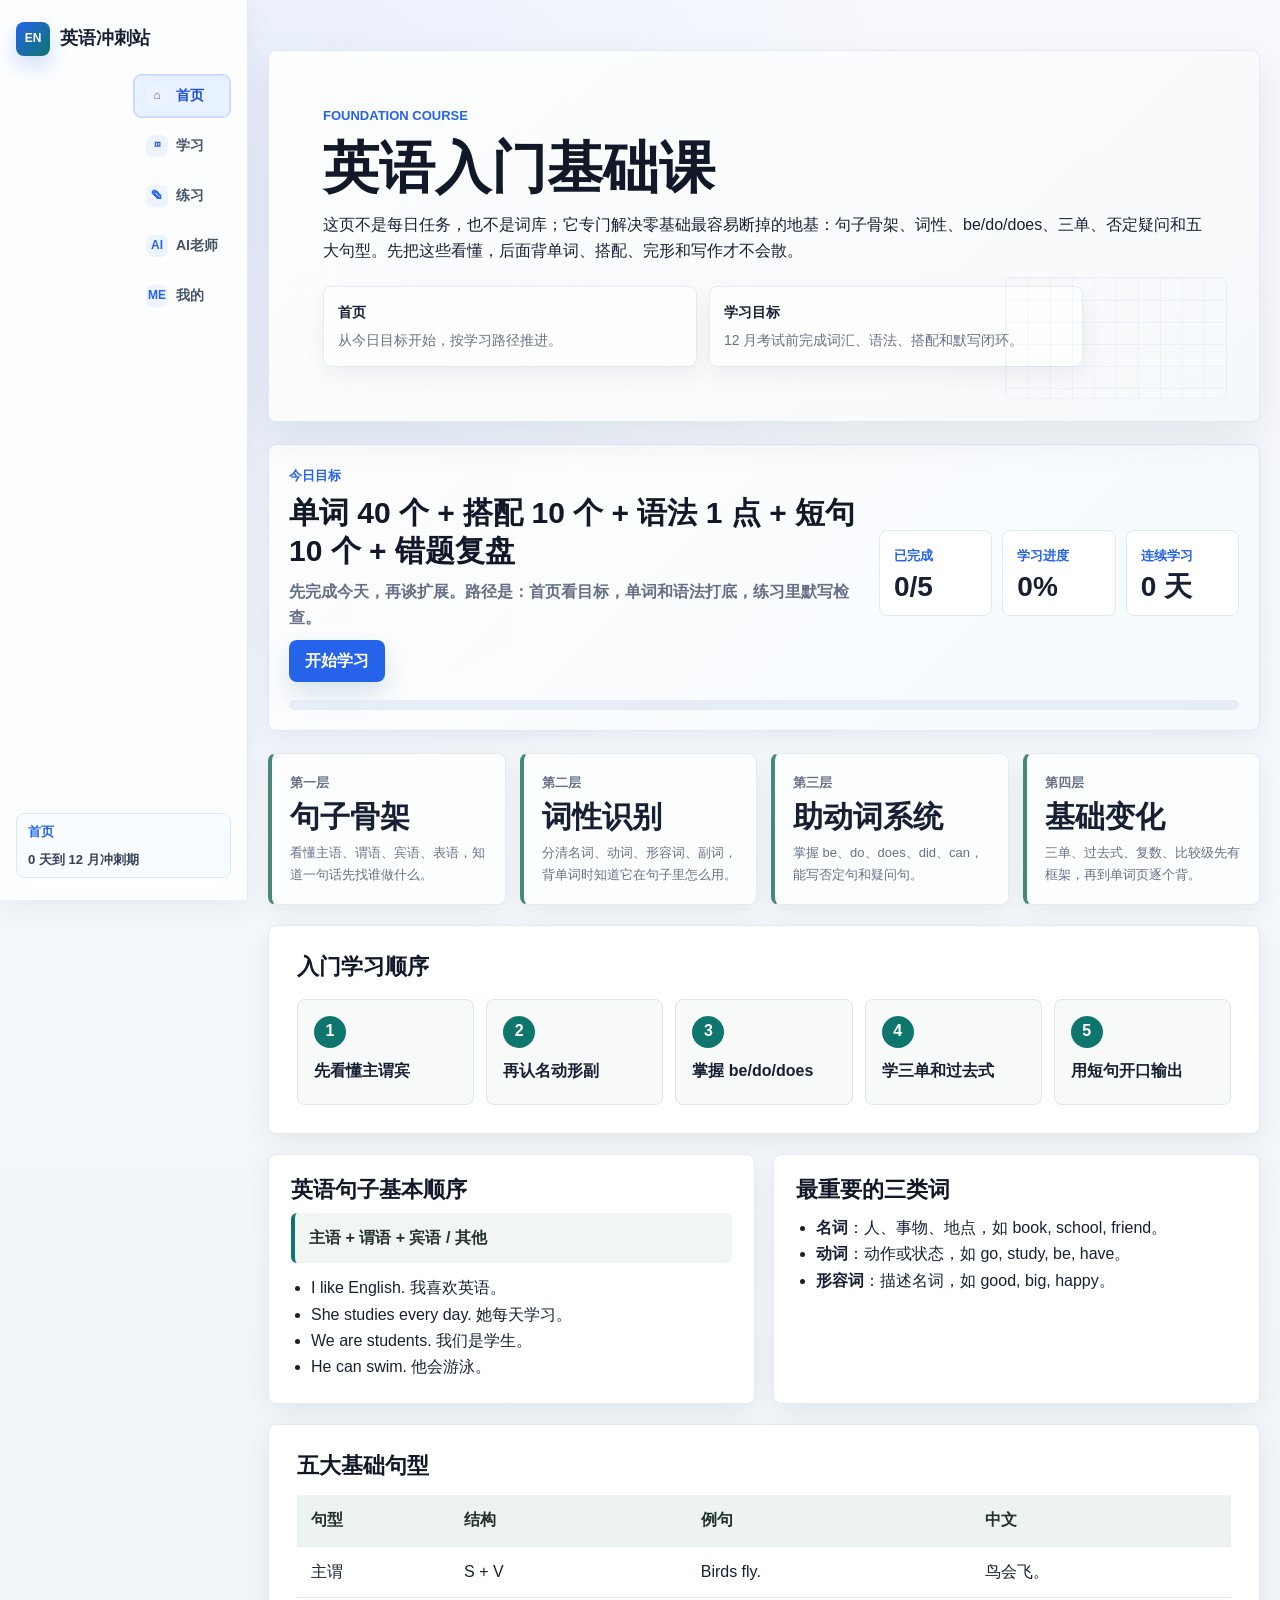
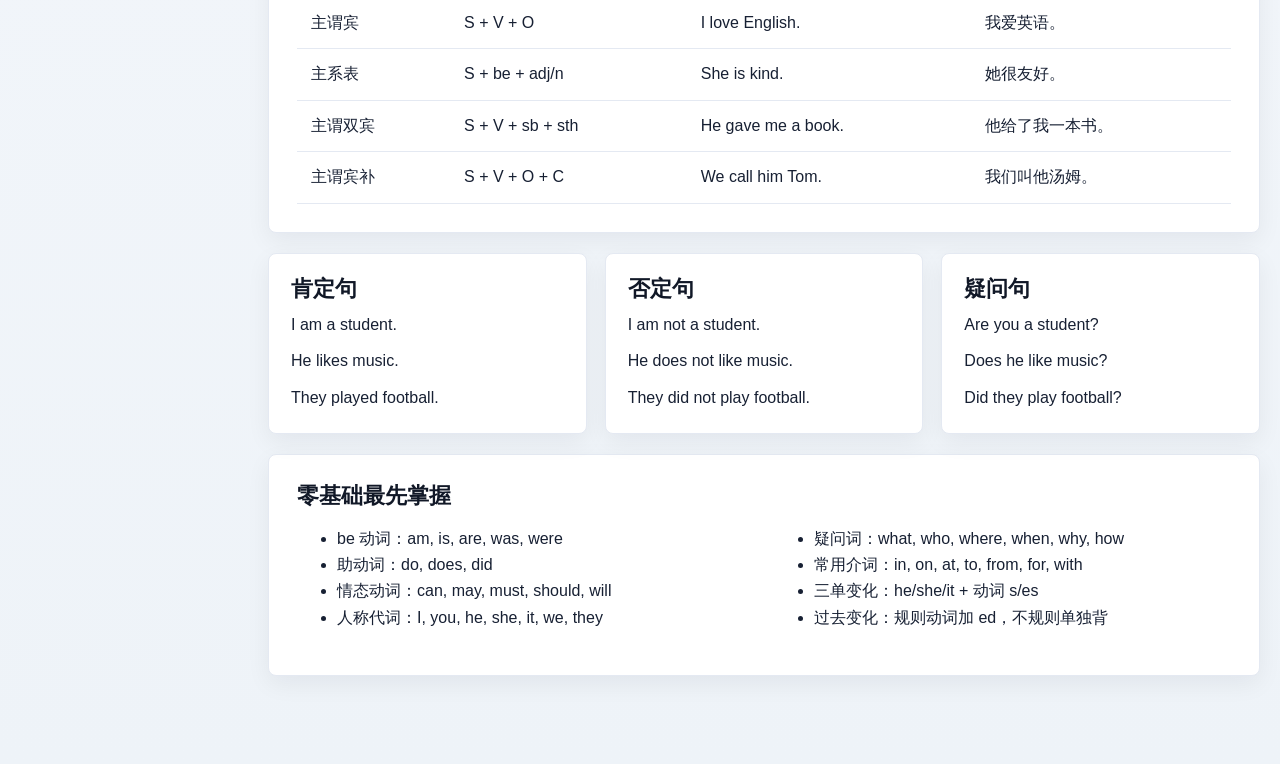
<file: index.html>
<!doctype html>
<html lang="zh-CN">
  <head>
    <meta charset="utf-8">
    <meta name="viewport" content="width=device-width, initial-scale=1">
    <title>英语基础学习站 | 入门基础</title>
    <link rel="stylesheet" href="styles.css?v=20260703-03">
  </head>
  <body>
    <header class="topbar">
      <a class="brand" href="index.html">英语冲刺站</a>
      <nav class="nav" aria-label="主导航">
        <a href="index.html">首页</a>
        <a href="study.html">学习</a>
        <a href="exercises.html">练习</a>
        <a href="ai.html">AI老师</a>
        <a href="my.html">我的</a>
      </nav>
    </header>

    <main class="layout">
      <section class="page-head">
        <p class="eyebrow">Foundation Course</p>
        <h1>英语入门基础课</h1>
        <p>这页不是每日任务，也不是词库；它专门解决零基础最容易断掉的地基：句子骨架、词性、be/do/does、三单、否定疑问和五大句型。先把这些看懂，后面背单词、搭配、完形和写作才不会散。</p>
      </section>

      <section class="dashboard-grid foundation-overview" aria-label="入门基础用途">
        <article class="metric-card">
          <span>第一层</span>
          <strong>句子骨架</strong>
          <em>看懂主语、谓语、宾语、表语，知道一句话先找谁做什么。</em>
        </article>
        <article class="metric-card">
          <span>第二层</span>
          <strong>词性识别</strong>
          <em>分清名词、动词、形容词、副词，背单词时知道它在句子里怎么用。</em>
        </article>
        <article class="metric-card">
          <span>第三层</span>
          <strong>助动词系统</strong>
          <em>掌握 be、do、does、did、can，能写否定句和疑问句。</em>
        </article>
        <article class="metric-card">
          <span>第四层</span>
          <strong>基础变化</strong>
          <em>三单、过去式、复数、比较级先有框架，再到单词页逐个背。</em>
        </article>
      </section>

      <section class="band">
        <h2>入门学习顺序</h2>
        <div class="steps">
          <div><strong>1</strong><span>先看懂主谓宾</span></div>
          <div><strong>2</strong><span>再认名动形副</span></div>
          <div><strong>3</strong><span>掌握 be/do/does</span></div>
          <div><strong>4</strong><span>学三单和过去式</span></div>
          <div><strong>5</strong><span>用短句开口输出</span></div>
        </div>
      </section>

      <section class="grid two">
        <article class="card">
          <h2>英语句子基本顺序</h2>
          <p class="formula">主语 + 谓语 + 宾语 / 其他</p>
          <ul>
            <li>I like English. 我喜欢英语。</li>
            <li>She studies every day. 她每天学习。</li>
            <li>We are students. 我们是学生。</li>
            <li>He can swim. 他会游泳。</li>
          </ul>
        </article>
        <article class="card">
          <h2>最重要的三类词</h2>
          <ul>
            <li><strong>名词</strong>：人、事物、地点，如 book, school, friend。</li>
            <li><strong>动词</strong>：动作或状态，如 go, study, be, have。</li>
            <li><strong>形容词</strong>：描述名词，如 good, big, happy。</li>
          </ul>
        </article>
      </section>

      <section class="band">
        <h2>五大基础句型</h2>
        <div class="table-wrap">
          <table>
            <thead>
              <tr><th>句型</th><th>结构</th><th>例句</th><th>中文</th></tr>
            </thead>
            <tbody>
              <tr><td>主谓</td><td>S + V</td><td>Birds fly.</td><td>鸟会飞。</td></tr>
              <tr><td>主谓宾</td><td>S + V + O</td><td>I love English.</td><td>我爱英语。</td></tr>
              <tr><td>主系表</td><td>S + be + adj/n</td><td>She is kind.</td><td>她很友好。</td></tr>
              <tr><td>主谓双宾</td><td>S + V + sb + sth</td><td>He gave me a book.</td><td>他给了我一本书。</td></tr>
              <tr><td>主谓宾补</td><td>S + V + O + C</td><td>We call him Tom.</td><td>我们叫他汤姆。</td></tr>
            </tbody>
          </table>
        </div>
      </section>

      <section class="grid three">
        <article class="card">
          <h2>肯定句</h2>
          <p>I am a student.</p>
          <p>He likes music.</p>
          <p>They played football.</p>
        </article>
        <article class="card">
          <h2>否定句</h2>
          <p>I am not a student.</p>
          <p>He does not like music.</p>
          <p>They did not play football.</p>
        </article>
        <article class="card">
          <h2>疑问句</h2>
          <p>Are you a student?</p>
          <p>Does he like music?</p>
          <p>Did they play football?</p>
        </article>
      </section>

      <section class="band">
        <h2>零基础最先掌握</h2>
        <div class="list-columns">
          <ul>
            <li>be 动词：am, is, are, was, were</li>
            <li>助动词：do, does, did</li>
            <li>情态动词：can, may, must, should, will</li>
            <li>人称代词：I, you, he, she, it, we, they</li>
          </ul>
          <ul>
            <li>疑问词：what, who, where, when, why, how</li>
            <li>常用介词：in, on, at, to, from, for, with</li>
            <li>三单变化：he/she/it + 动词 s/es</li>
            <li>过去变化：规则动词加 ed，不规则单独背</li>
          </ul>
        </div>
      </section>
    </main>
    <script src="app-shell.js?v=20260703-03"></script>
  </body>
</html>
</file>
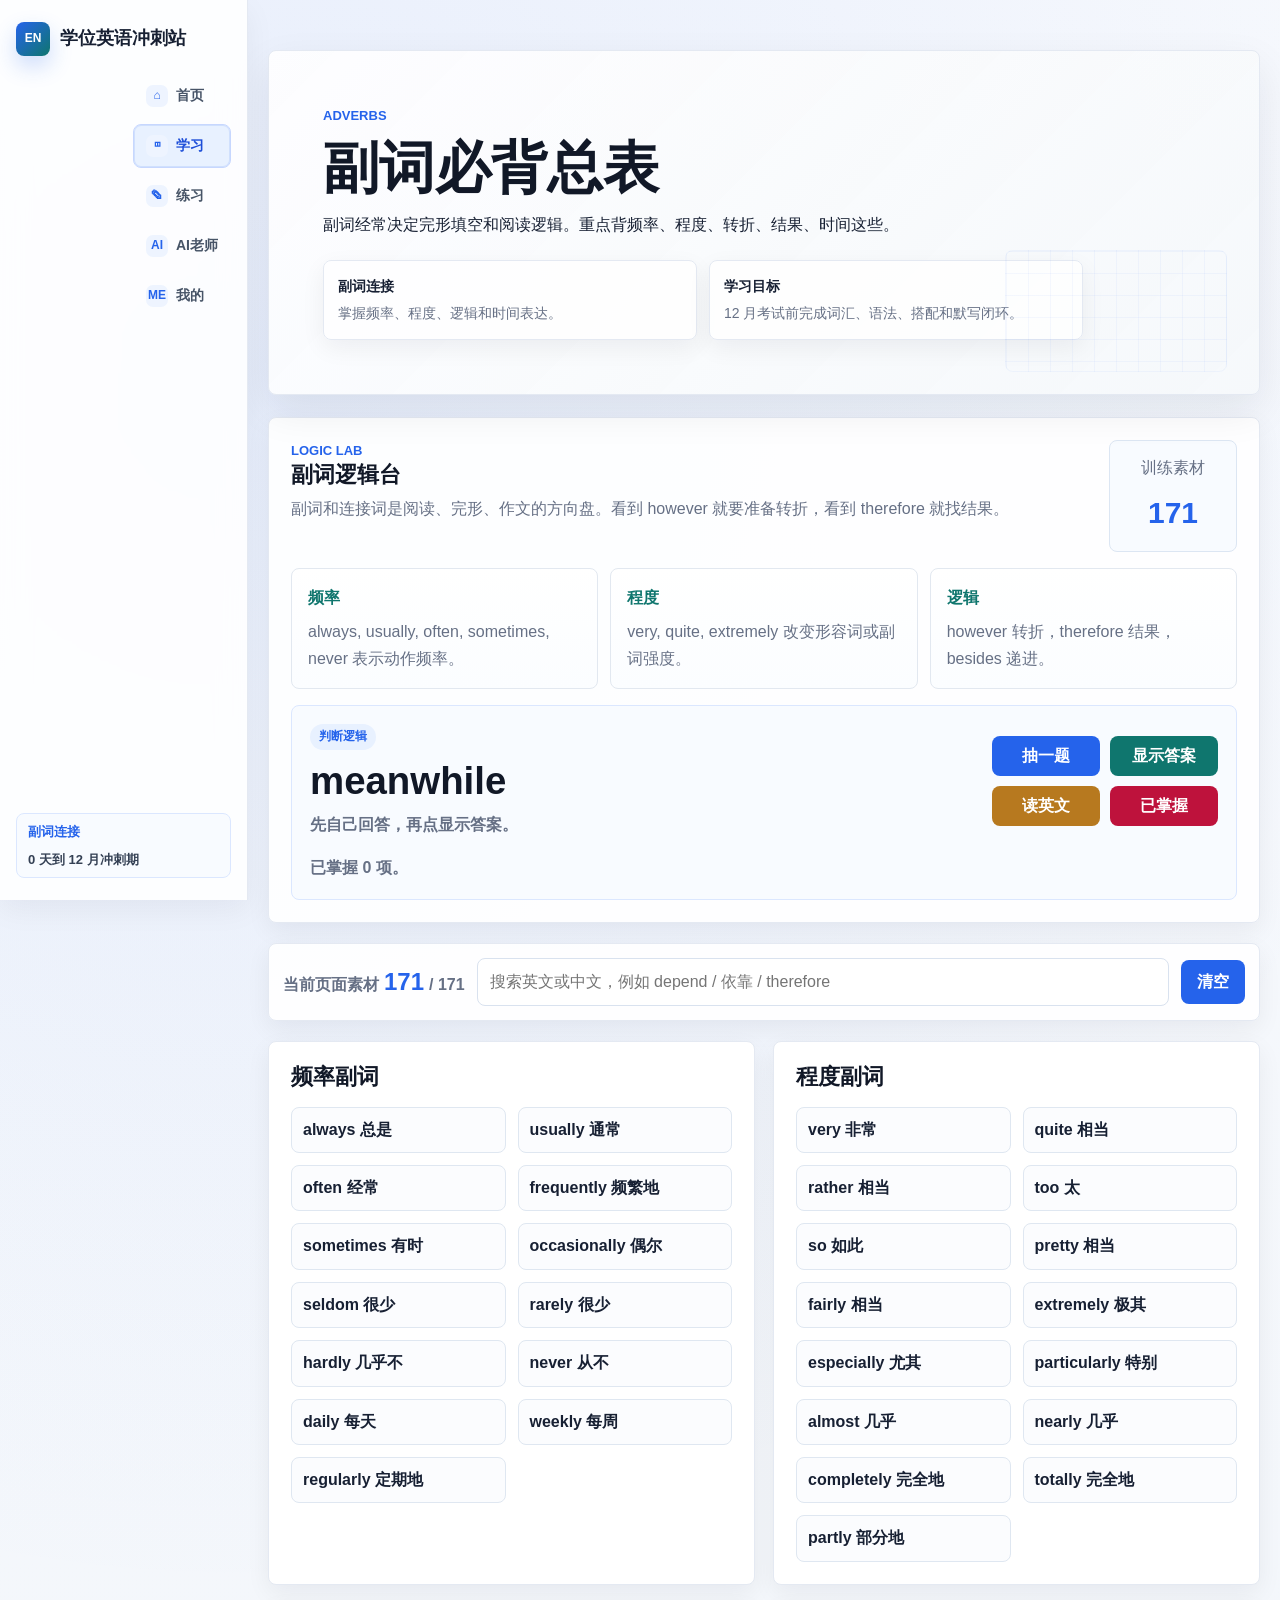
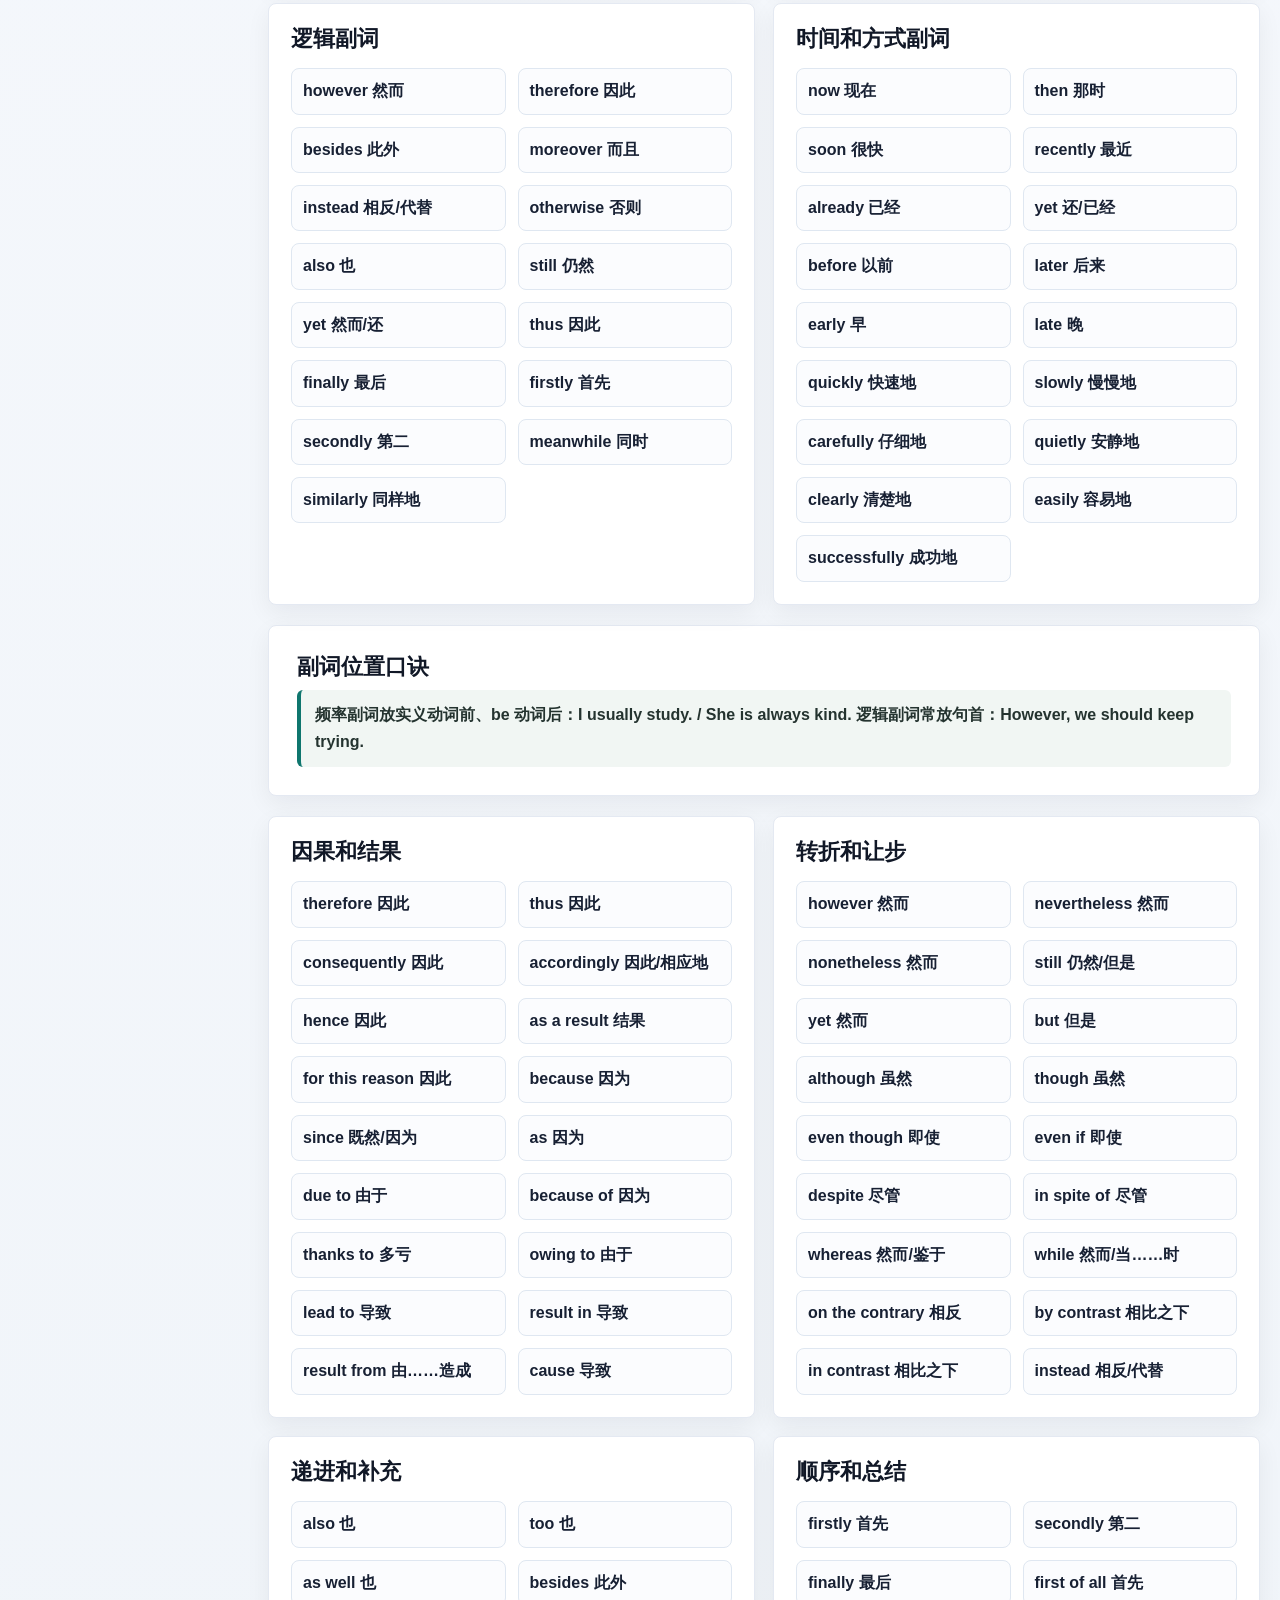
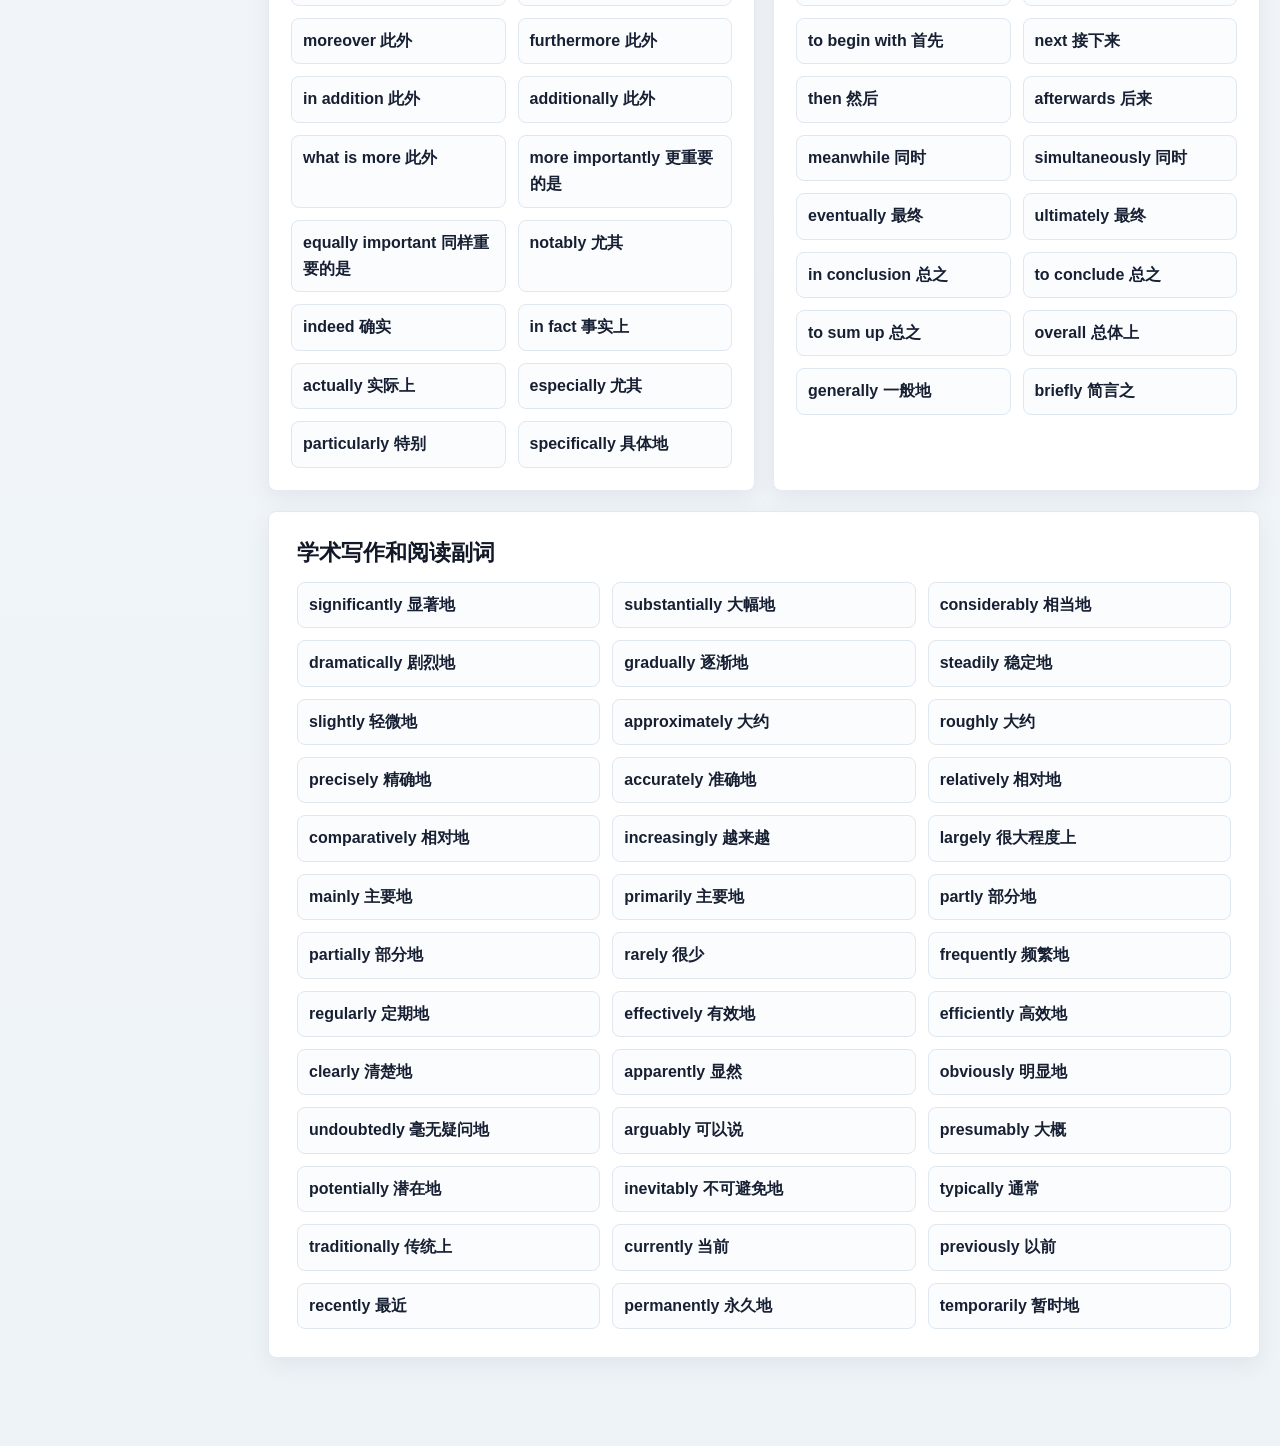
<file: adverbs.html>
<!doctype html>
<html lang="zh-CN">
  <head>
    <meta charset="utf-8">
    <meta name="viewport" content="width=device-width, initial-scale=1">
    <title>学位英语冲刺站 | 副词</title>
    <link rel="stylesheet" href="styles.css?v=20260703-03">
  </head>
  <body>
    <header class="topbar">
      <a class="brand" href="index.html">学位英语冲刺站</a>
      <nav class="nav" aria-label="主导航">
        <a href="index.html">首页</a>
        <a href="study.html">学习</a>
        <a href="exercises.html">练习</a>
        <a href="ai.html">AI老师</a>
        <a href="my.html">我的</a>
      </nav>
    </header>
    <main class="layout">
      <section class="page-head">
        <p class="eyebrow">Adverbs</p>
        <h1>副词必背总表</h1>
        <p>副词经常决定完形填空和阅读逻辑。重点背频率、程度、转折、结果、时间这些。</p>
      </section>
      <section class="grid two">
        <article class="card"><h2>频率副词</h2><div class="phrase-list">
          <span>always 总是</span><span>usually 通常</span><span>often 经常</span><span>frequently 频繁地</span><span>sometimes 有时</span><span>occasionally 偶尔</span><span>seldom 很少</span><span>rarely 很少</span><span>hardly 几乎不</span><span>never 从不</span><span>daily 每天</span><span>weekly 每周</span><span>regularly 定期地</span>
        </div></article>
        <article class="card"><h2>程度副词</h2><div class="phrase-list">
          <span>very 非常</span><span>quite 相当</span><span>rather 相当</span><span>too 太</span><span>so 如此</span><span>pretty 相当</span><span>fairly 相当</span><span>extremely 极其</span><span>especially 尤其</span><span>particularly 特别</span><span>almost 几乎</span><span>nearly 几乎</span><span>completely 完全地</span><span>totally 完全地</span><span>partly 部分地</span>
        </div></article>
        <article class="card"><h2>逻辑副词</h2><div class="phrase-list">
          <span>however 然而</span><span>therefore 因此</span><span>besides 此外</span><span>moreover 而且</span><span>instead 相反/代替</span><span>otherwise 否则</span><span>also 也</span><span>still 仍然</span><span>yet 然而/还</span><span>thus 因此</span><span>finally 最后</span><span>firstly 首先</span><span>secondly 第二</span><span>meanwhile 同时</span><span>similarly 同样地</span>
        </div></article>
        <article class="card"><h2>时间和方式副词</h2><div class="phrase-list">
          <span>now 现在</span><span>then 那时</span><span>soon 很快</span><span>recently 最近</span><span>already 已经</span><span>yet 还/已经</span><span>before 以前</span><span>later 后来</span><span>early 早</span><span>late 晚</span><span>quickly 快速地</span><span>slowly 慢慢地</span><span>carefully 仔细地</span><span>quietly 安静地</span><span>clearly 清楚地</span><span>easily 容易地</span><span>successfully 成功地</span>
        </div></article>
      </section>

      <section class="band">
        <h2>副词位置口诀</h2>
        <p class="formula">频率副词放实义动词前、be 动词后：I usually study. / She is always kind. 逻辑副词常放句首：However, we should keep trying.</p>
      </section>

      <section class="grid two">
        <article class="card"><h2>因果和结果</h2><div class="phrase-list">
          <span>therefore 因此</span><span>thus 因此</span><span>consequently 因此</span><span>accordingly 因此/相应地</span><span>hence 因此</span><span>as a result 结果</span><span>for this reason 因此</span><span>because 因为</span><span>since 既然/因为</span><span>as 因为</span><span>due to 由于</span><span>because of 因为</span><span>thanks to 多亏</span><span>owing to 由于</span><span>lead to 导致</span><span>result in 导致</span><span>result from 由……造成</span><span>cause 导致</span>
        </div></article>
        <article class="card"><h2>转折和让步</h2><div class="phrase-list">
          <span>however 然而</span><span>nevertheless 然而</span><span>nonetheless 然而</span><span>still 仍然/但是</span><span>yet 然而</span><span>but 但是</span><span>although 虽然</span><span>though 虽然</span><span>even though 即使</span><span>even if 即使</span><span>despite 尽管</span><span>in spite of 尽管</span><span>whereas 然而/鉴于</span><span>while 然而/当……时</span><span>on the contrary 相反</span><span>by contrast 相比之下</span><span>in contrast 相比之下</span><span>instead 相反/代替</span>
        </div></article>
        <article class="card"><h2>递进和补充</h2><div class="phrase-list">
          <span>also 也</span><span>too 也</span><span>as well 也</span><span>besides 此外</span><span>moreover 此外</span><span>furthermore 此外</span><span>in addition 此外</span><span>additionally 此外</span><span>what is more 此外</span><span>more importantly 更重要的是</span><span>equally important 同样重要的是</span><span>notably 尤其</span><span>indeed 确实</span><span>in fact 事实上</span><span>actually 实际上</span><span>especially 尤其</span><span>particularly 特别</span><span>specifically 具体地</span>
        </div></article>
        <article class="card"><h2>顺序和总结</h2><div class="phrase-list">
          <span>firstly 首先</span><span>secondly 第二</span><span>finally 最后</span><span>first of all 首先</span><span>to begin with 首先</span><span>next 接下来</span><span>then 然后</span><span>afterwards 后来</span><span>meanwhile 同时</span><span>simultaneously 同时</span><span>eventually 最终</span><span>ultimately 最终</span><span>in conclusion 总之</span><span>to conclude 总之</span><span>to sum up 总之</span><span>overall 总体上</span><span>generally 一般地</span><span>briefly 简言之</span>
        </div></article>
      </section>

      <section class="band">
        <h2>学术写作和阅读副词</h2>
        <div class="phrase-list wide">
          <span>significantly 显著地</span><span>substantially 大幅地</span><span>considerably 相当地</span><span>dramatically 剧烈地</span><span>gradually 逐渐地</span><span>steadily 稳定地</span><span>slightly 轻微地</span><span>approximately 大约</span><span>roughly 大约</span><span>precisely 精确地</span><span>accurately 准确地</span><span>relatively 相对地</span><span>comparatively 相对地</span><span>increasingly 越来越</span><span>largely 很大程度上</span><span>mainly 主要地</span><span>primarily 主要地</span><span>partly 部分地</span><span>partially 部分地</span><span>rarely 很少</span><span>frequently 频繁地</span><span>regularly 定期地</span><span>effectively 有效地</span><span>efficiently 高效地</span><span>clearly 清楚地</span><span>apparently 显然</span><span>obviously 明显地</span><span>undoubtedly 毫无疑问地</span><span>arguably 可以说</span><span>presumably 大概</span><span>potentially 潜在地</span><span>inevitably 不可避免地</span><span>typically 通常</span><span>traditionally 传统上</span><span>currently 当前</span><span>previously 以前</span><span>recently 最近</span><span>permanently 永久地</span><span>temporarily 暂时地</span>
        </div>
      </section>
    </main>
    <script src="study-lab.js?v=20260703-03"></script>
    <script src="app-shell.js?v=20260703-03"></script>
  </body>
</html>
</file>
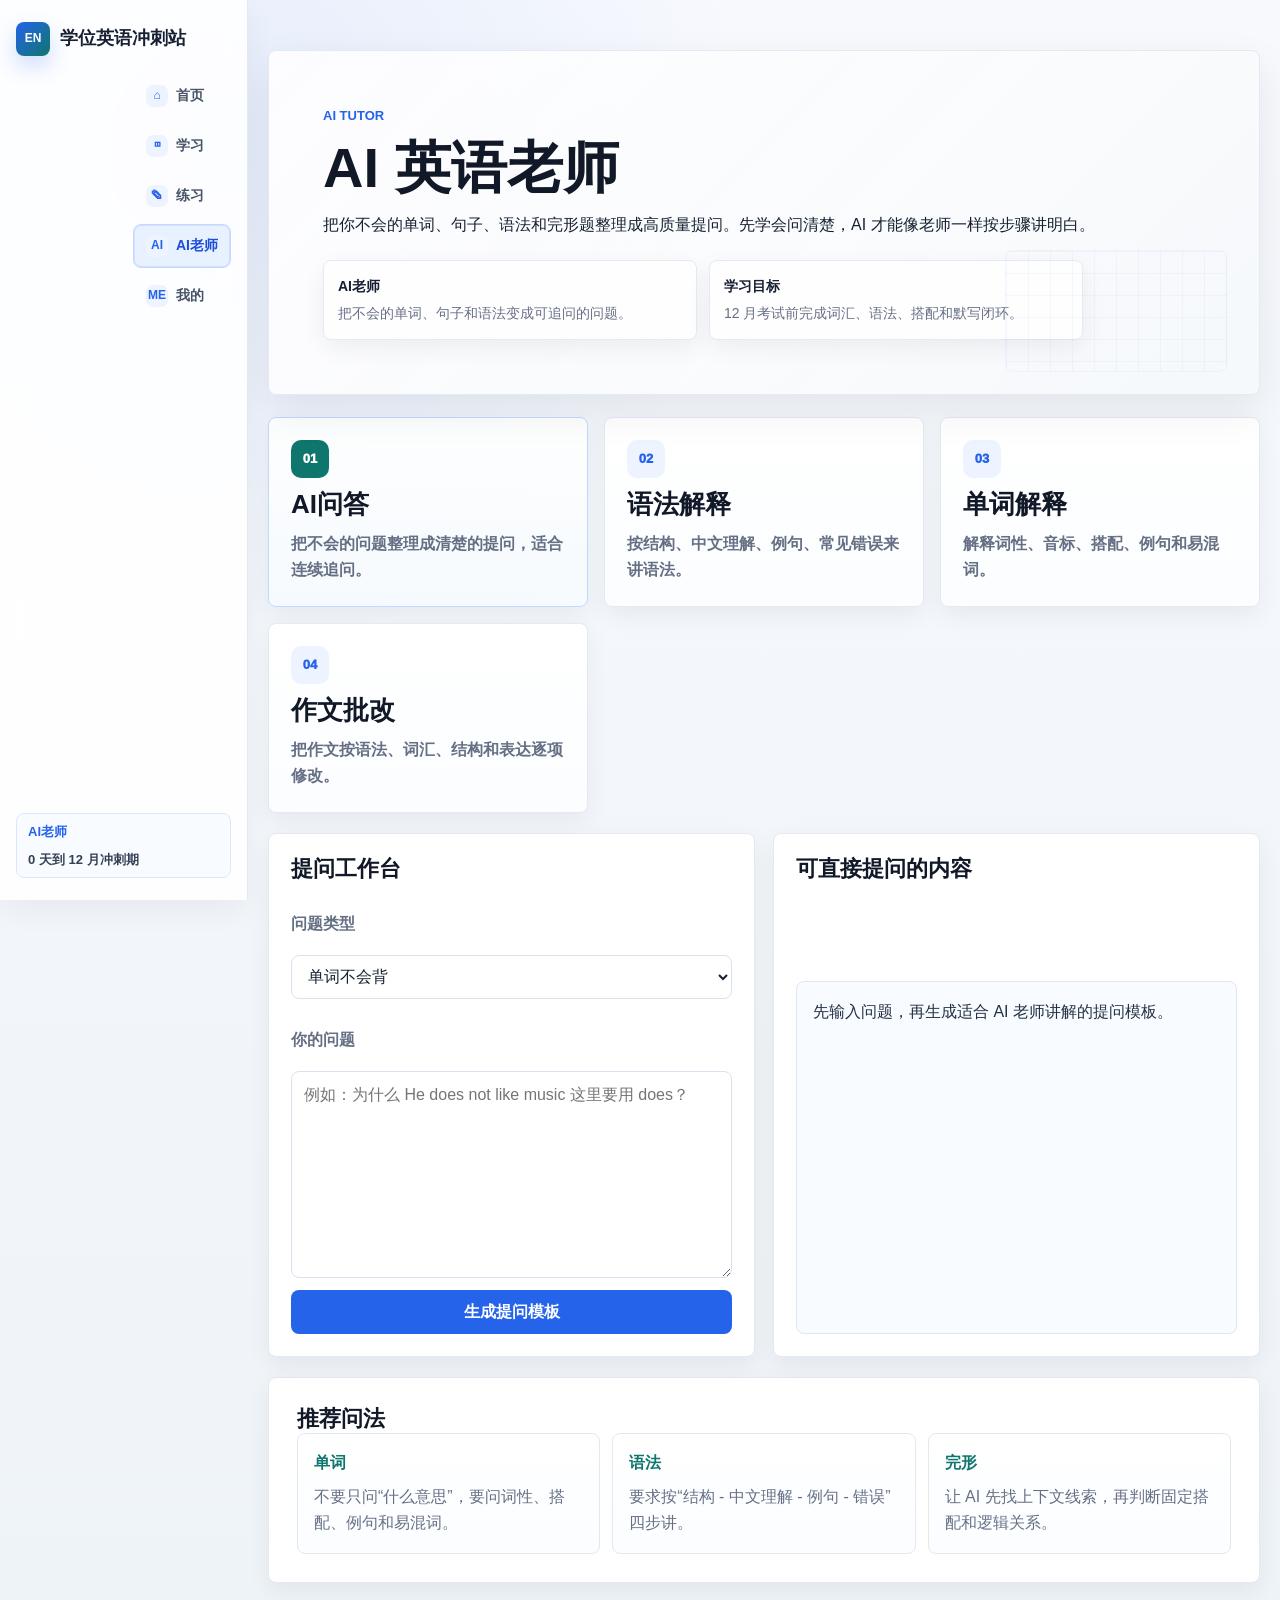
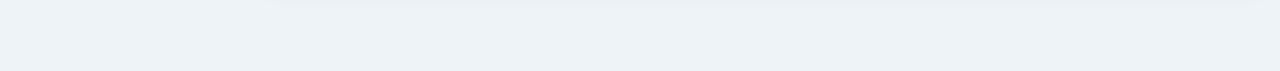
<file: ai.html>
<!doctype html>
<html lang="zh-CN">
  <head>
    <meta charset="utf-8">
    <meta name="viewport" content="width=device-width, initial-scale=1">
    <title>学位英语冲刺站 | AI老师</title>
    <link rel="stylesheet" href="styles.css?v=20260703-03">
  </head>
  <body>
    <header class="topbar">
      <a class="brand" href="index.html">学位英语冲刺站</a>
      <nav class="nav" aria-label="主导航">
        <a href="index.html">首页</a>
        <a href="study.html">学习</a>
        <a href="exercises.html">练习</a>
        <a href="ai.html">AI老师</a>
        <a href="my.html">我的</a>
      </nav>
    </header>

    <main class="layout">
      <section class="page-head">
        <p class="eyebrow">AI Tutor</p>
        <h1>AI 英语老师</h1>
        <p>把你不会的单词、句子、语法和完形题整理成高质量提问。先学会问清楚，AI 才能像老师一样按步骤讲明白。</p>
      </section>

      <section class="module-grid" aria-label="AI老师模块">
        <a class="module-card primary" href="#aiTeacherForm">
          <span>01</span>
          <strong>AI问答</strong>
          <p>把不会的问题整理成清楚的提问，适合连续追问。</p>
        </a>
        <a class="module-card" href="#aiTeacherForm">
          <span>02</span>
          <strong>语法解释</strong>
          <p>按结构、中文理解、例句、常见错误来讲语法。</p>
        </a>
        <a class="module-card" href="#aiTeacherForm">
          <span>03</span>
          <strong>单词解释</strong>
          <p>解释词性、音标、搭配、例句和易混词。</p>
        </a>
        <a class="module-card" href="#aiTeacherForm">
          <span>04</span>
          <strong>作文批改</strong>
          <p>把作文按语法、词汇、结构和表达逐项修改。</p>
        </a>
      </section>

      <section class="grid two">
        <article class="card ai-workbench" id="aiTeacherForm">
          <h2>提问工作台</h2>
          <label class="field-label" for="aiQuestionType">问题类型</label>
          <select id="aiQuestionType">
            <option value="word">单词不会背</option>
            <option value="grammar">语法看不懂</option>
            <option value="sentence">句子不会分析</option>
            <option value="cloze">完形题不会选</option>
          </select>
          <label class="field-label" for="aiQuestionInput">你的问题</label>
          <textarea id="aiQuestionInput" rows="7" placeholder="例如：为什么 He does not like music 这里要用 does？"></textarea>
          <button id="aiBuildPrompt" type="button">生成提问模板</button>
        </article>

        <article class="card ai-output-card">
          <h2>可直接提问的内容</h2>
          <pre id="aiPromptOutput">先输入问题，再生成适合 AI 老师讲解的提问模板。</pre>
        </article>
      </section>

      <section class="band">
        <h2>推荐问法</h2>
        <div class="professor-grid">
          <article class="professor-card"><span>单词</span><p>不要只问“什么意思”，要问词性、搭配、例句和易混词。</p></article>
          <article class="professor-card"><span>语法</span><p>要求按“结构 - 中文理解 - 例句 - 错误”四步讲。</p></article>
          <article class="professor-card"><span>完形</span><p>让 AI 先找上下文线索，再判断固定搭配和逻辑关系。</p></article>
        </div>
      </section>
    </main>
    <script src="app-shell.js?v=20260703-03"></script>
  </body>
</html>
</file>
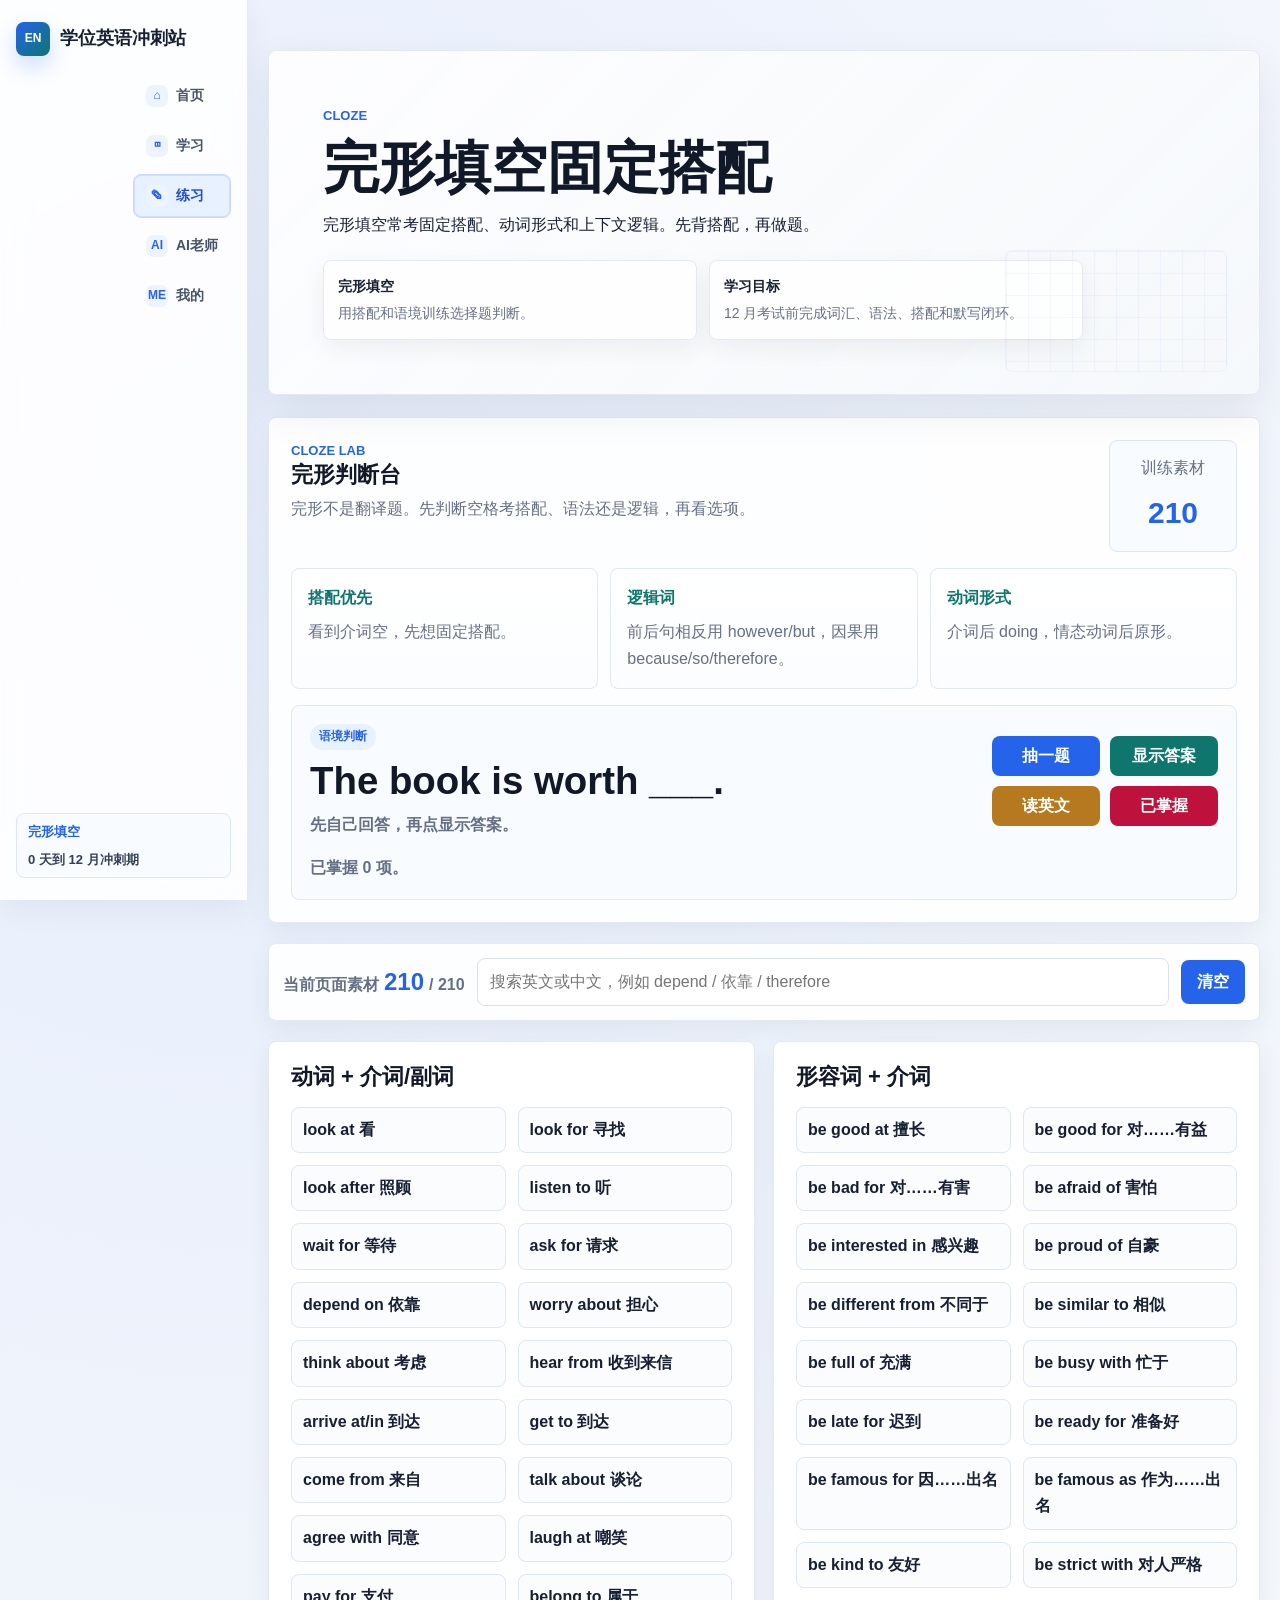
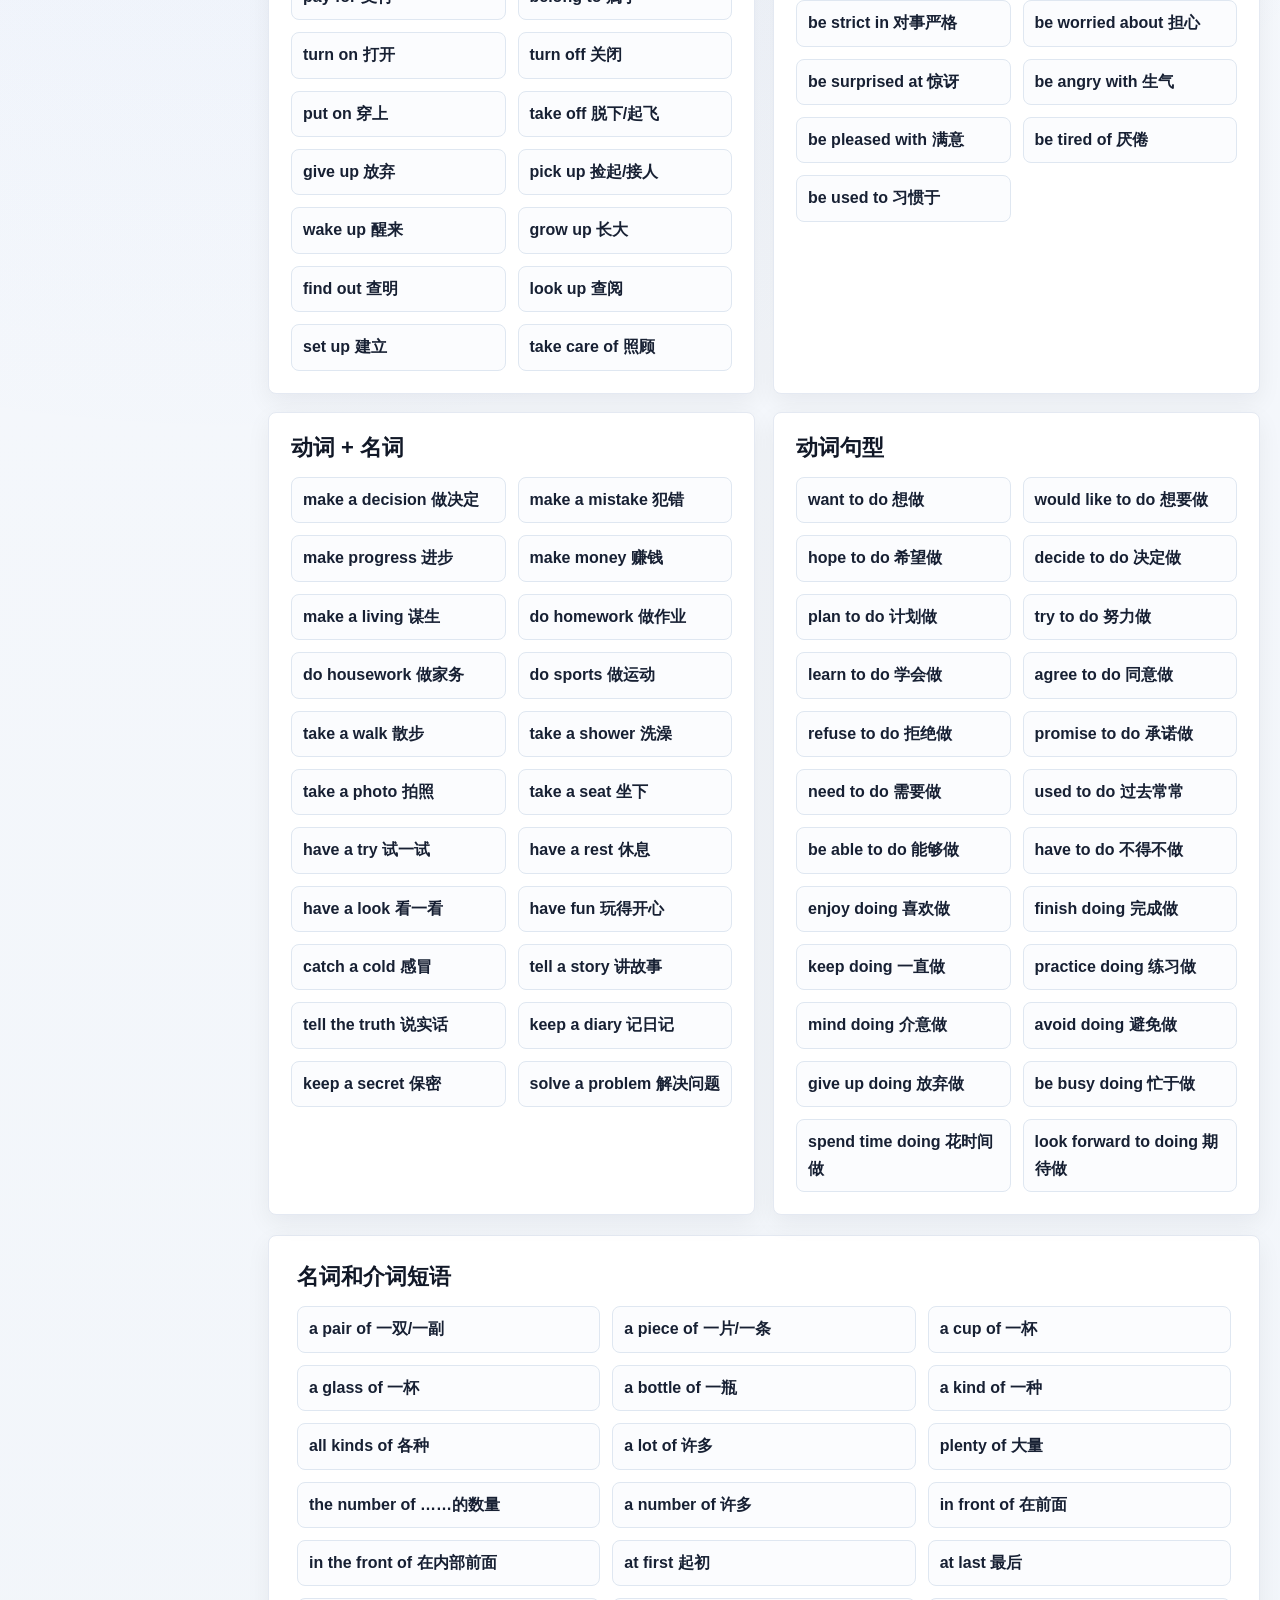
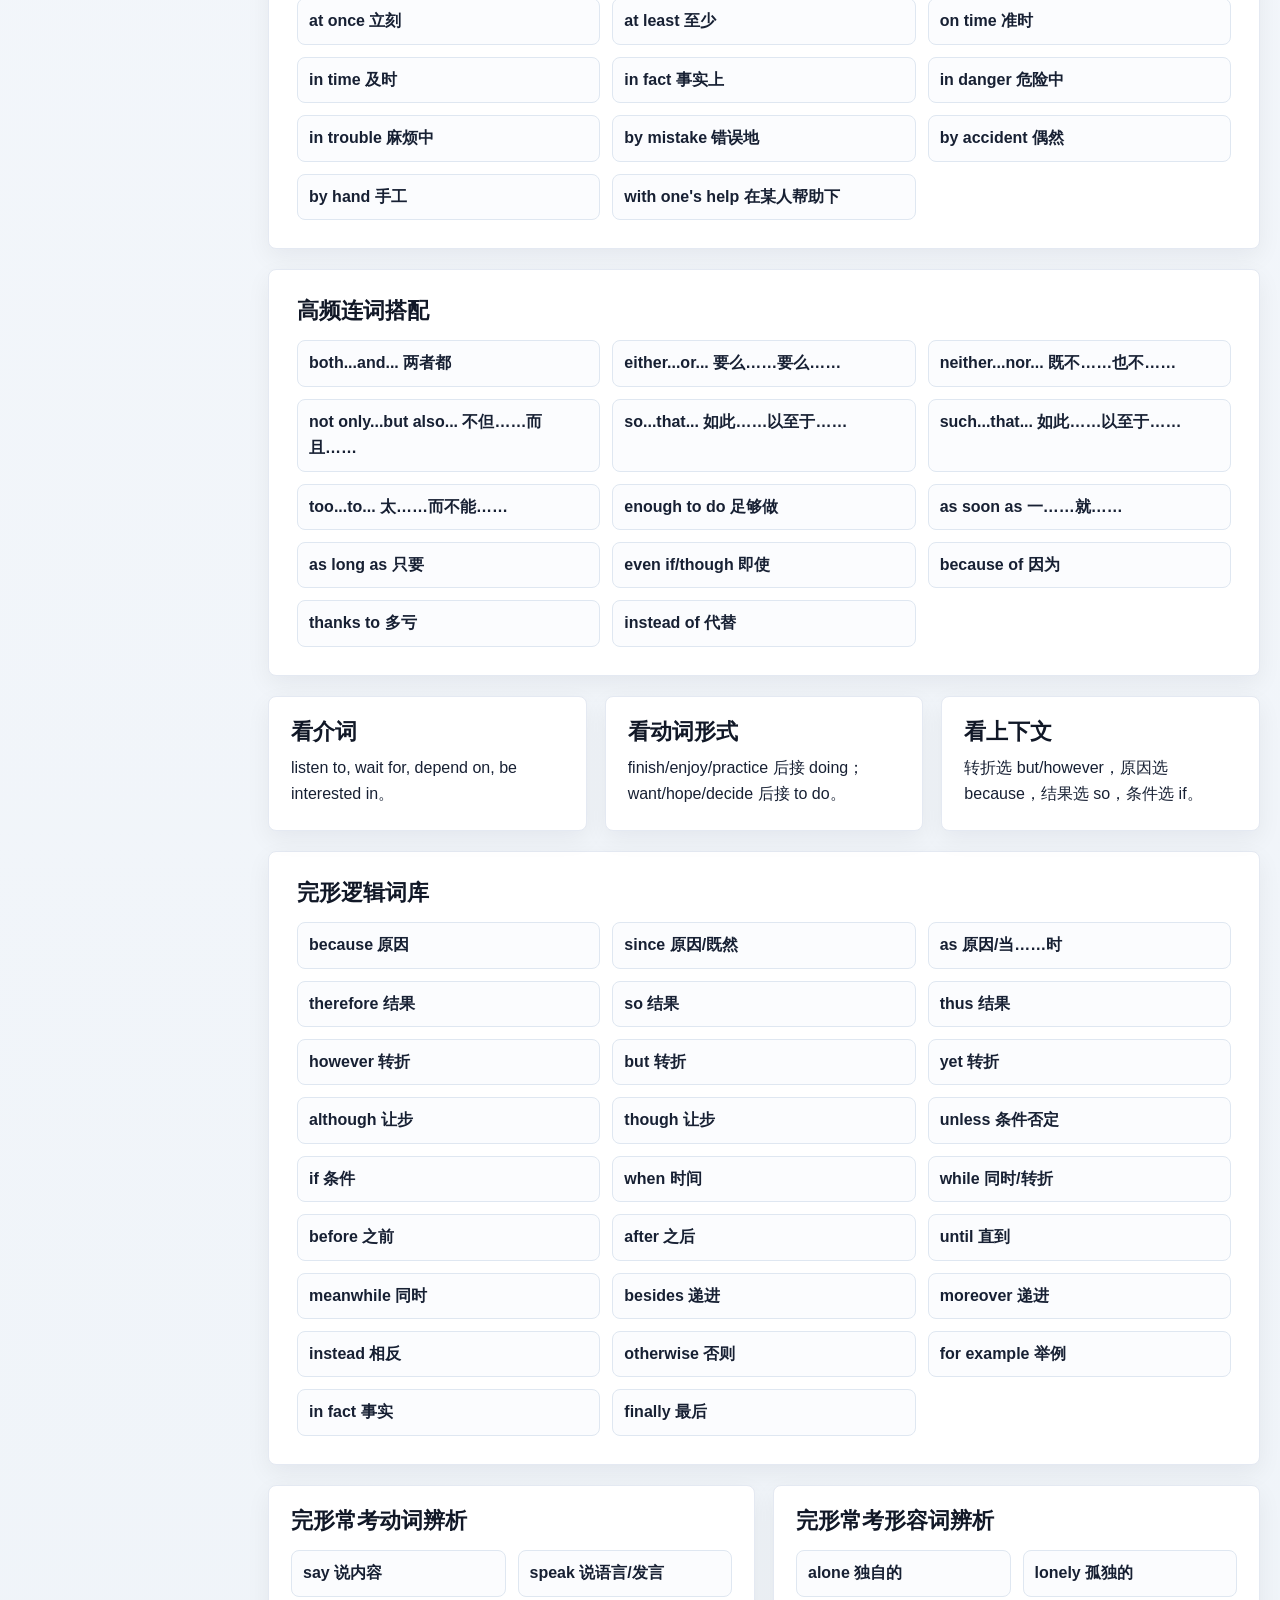
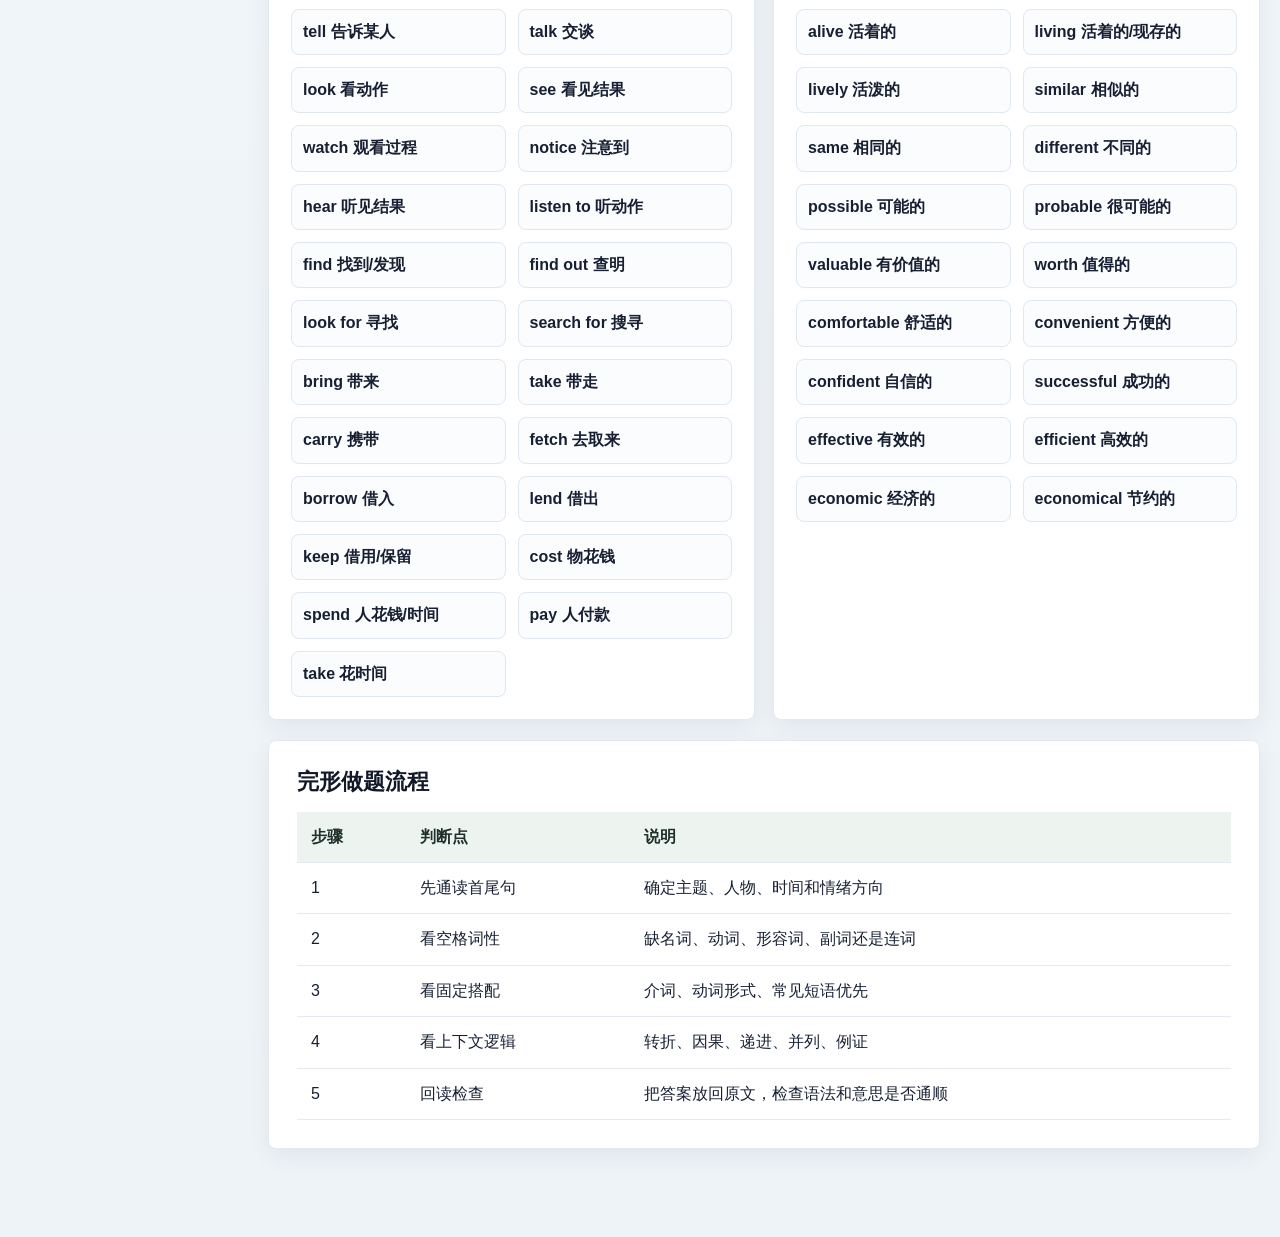
<file: cloze.html>
<!doctype html>
<html lang="zh-CN">
  <head>
    <meta charset="utf-8">
    <meta name="viewport" content="width=device-width, initial-scale=1">
    <title>英语基础学习站 | 完形填空</title>
    <link rel="stylesheet" href="styles.css?v=20260703-03">
  </head>
  <body>
    <header class="topbar">
      <a class="brand" href="index.html">学位英语冲刺站</a>
      <nav class="nav" aria-label="主导航">
        <a href="index.html">首页</a>
        <a href="study.html">学习</a>
        <a href="exercises.html">练习</a>
        <a href="ai.html">AI老师</a>
        <a href="my.html">我的</a>
      </nav>
    </header>

    <main class="layout">
      <section class="page-head">
        <p class="eyebrow">Cloze</p>
        <h1>完形填空固定搭配</h1>
        <p>完形填空常考固定搭配、动词形式和上下文逻辑。先背搭配，再做题。</p>
      </section>

      <section class="grid two">
        <article class="card"><h2>动词 + 介词/副词</h2><div class="phrase-list">
          <span>look at 看</span><span>look for 寻找</span><span>look after 照顾</span><span>listen to 听</span><span>wait for 等待</span><span>ask for 请求</span><span>depend on 依靠</span><span>worry about 担心</span><span>think about 考虑</span><span>hear from 收到来信</span><span>arrive at/in 到达</span><span>get to 到达</span><span>come from 来自</span><span>talk about 谈论</span><span>agree with 同意</span><span>laugh at 嘲笑</span><span>pay for 支付</span><span>belong to 属于</span><span>turn on 打开</span><span>turn off 关闭</span><span>put on 穿上</span><span>take off 脱下/起飞</span><span>give up 放弃</span><span>pick up 捡起/接人</span><span>wake up 醒来</span><span>grow up 长大</span><span>find out 查明</span><span>look up 查阅</span><span>set up 建立</span><span>take care of 照顾</span>
        </div></article>

        <article class="card"><h2>形容词 + 介词</h2><div class="phrase-list">
          <span>be good at 擅长</span><span>be good for 对……有益</span><span>be bad for 对……有害</span><span>be afraid of 害怕</span><span>be interested in 感兴趣</span><span>be proud of 自豪</span><span>be different from 不同于</span><span>be similar to 相似</span><span>be full of 充满</span><span>be busy with 忙于</span><span>be late for 迟到</span><span>be ready for 准备好</span><span>be famous for 因……出名</span><span>be famous as 作为……出名</span><span>be kind to 友好</span><span>be strict with 对人严格</span><span>be strict in 对事严格</span><span>be worried about 担心</span><span>be surprised at 惊讶</span><span>be angry with 生气</span><span>be pleased with 满意</span><span>be tired of 厌倦</span><span>be used to 习惯于</span>
        </div></article>

        <article class="card"><h2>动词 + 名词</h2><div class="phrase-list">
          <span>make a decision 做决定</span><span>make a mistake 犯错</span><span>make progress 进步</span><span>make money 赚钱</span><span>make a living 谋生</span><span>do homework 做作业</span><span>do housework 做家务</span><span>do sports 做运动</span><span>take a walk 散步</span><span>take a shower 洗澡</span><span>take a photo 拍照</span><span>take a seat 坐下</span><span>have a try 试一试</span><span>have a rest 休息</span><span>have a look 看一看</span><span>have fun 玩得开心</span><span>catch a cold 感冒</span><span>tell a story 讲故事</span><span>tell the truth 说实话</span><span>keep a diary 记日记</span><span>keep a secret 保密</span><span>solve a problem 解决问题</span>
        </div></article>

        <article class="card"><h2>动词句型</h2><div class="phrase-list">
          <span>want to do 想做</span><span>would like to do 想要做</span><span>hope to do 希望做</span><span>decide to do 决定做</span><span>plan to do 计划做</span><span>try to do 努力做</span><span>learn to do 学会做</span><span>agree to do 同意做</span><span>refuse to do 拒绝做</span><span>promise to do 承诺做</span><span>need to do 需要做</span><span>used to do 过去常常</span><span>be able to do 能够做</span><span>have to do 不得不做</span><span>enjoy doing 喜欢做</span><span>finish doing 完成做</span><span>keep doing 一直做</span><span>practice doing 练习做</span><span>mind doing 介意做</span><span>avoid doing 避免做</span><span>give up doing 放弃做</span><span>be busy doing 忙于做</span><span>spend time doing 花时间做</span><span>look forward to doing 期待做</span>
        </div></article>
      </section>

      <section class="band">
        <h2>名词和介词短语</h2>
        <div class="phrase-list wide">
          <span>a pair of 一双/一副</span><span>a piece of 一片/一条</span><span>a cup of 一杯</span><span>a glass of 一杯</span><span>a bottle of 一瓶</span><span>a kind of 一种</span><span>all kinds of 各种</span><span>a lot of 许多</span><span>plenty of 大量</span><span>the number of ……的数量</span><span>a number of 许多</span><span>in front of 在前面</span><span>in the front of 在内部前面</span><span>at first 起初</span><span>at last 最后</span><span>at once 立刻</span><span>at least 至少</span><span>on time 准时</span><span>in time 及时</span><span>in fact 事实上</span><span>in danger 危险中</span><span>in trouble 麻烦中</span><span>by mistake 错误地</span><span>by accident 偶然</span><span>by hand 手工</span><span>with one's help 在某人帮助下</span>
        </div>
      </section>

      <section class="band">
        <h2>高频连词搭配</h2>
        <div class="phrase-list wide">
          <span>both...and... 两者都</span><span>either...or... 要么……要么……</span><span>neither...nor... 既不……也不……</span><span>not only...but also... 不但……而且……</span><span>so...that... 如此……以至于……</span><span>such...that... 如此……以至于……</span><span>too...to... 太……而不能……</span><span>enough to do 足够做</span><span>as soon as 一……就……</span><span>as long as 只要</span><span>even if/though 即使</span><span>because of 因为</span><span>thanks to 多亏</span><span>instead of 代替</span>
        </div>
      </section>

      <section class="grid three">
        <article class="card"><h2>看介词</h2><p>listen to, wait for, depend on, be interested in。</p></article>
        <article class="card"><h2>看动词形式</h2><p>finish/enjoy/practice 后接 doing；want/hope/decide 后接 to do。</p></article>
        <article class="card"><h2>看上下文</h2><p>转折选 but/however，原因选 because，结果选 so，条件选 if。</p></article>
      </section>

      <section class="band">
        <h2>完形逻辑词库</h2>
        <div class="phrase-list wide">
          <span>because 原因</span><span>since 原因/既然</span><span>as 原因/当……时</span><span>therefore 结果</span><span>so 结果</span><span>thus 结果</span><span>however 转折</span><span>but 转折</span><span>yet 转折</span><span>although 让步</span><span>though 让步</span><span>unless 条件否定</span><span>if 条件</span><span>when 时间</span><span>while 同时/转折</span><span>before 之前</span><span>after 之后</span><span>until 直到</span><span>meanwhile 同时</span><span>besides 递进</span><span>moreover 递进</span><span>instead 相反</span><span>otherwise 否则</span><span>for example 举例</span><span>in fact 事实</span><span>finally 最后</span>
        </div>
      </section>

      <section class="grid two">
        <article class="card"><h2>完形常考动词辨析</h2><div class="phrase-list">
          <span>say 说内容</span><span>speak 说语言/发言</span><span>tell 告诉某人</span><span>talk 交谈</span><span>look 看动作</span><span>see 看见结果</span><span>watch 观看过程</span><span>notice 注意到</span><span>hear 听见结果</span><span>listen to 听动作</span><span>find 找到/发现</span><span>find out 查明</span><span>look for 寻找</span><span>search for 搜寻</span><span>bring 带来</span><span>take 带走</span><span>carry 携带</span><span>fetch 去取来</span><span>borrow 借入</span><span>lend 借出</span><span>keep 借用/保留</span><span>cost 物花钱</span><span>spend 人花钱/时间</span><span>pay 人付款</span><span>take 花时间</span>
        </div></article>
        <article class="card"><h2>完形常考形容词辨析</h2><div class="phrase-list">
          <span>alone 独自的</span><span>lonely 孤独的</span><span>alive 活着的</span><span>living 活着的/现存的</span><span>lively 活泼的</span><span>similar 相似的</span><span>same 相同的</span><span>different 不同的</span><span>possible 可能的</span><span>probable 很可能的</span><span>valuable 有价值的</span><span>worth 值得的</span><span>comfortable 舒适的</span><span>convenient 方便的</span><span>confident 自信的</span><span>successful 成功的</span><span>effective 有效的</span><span>efficient 高效的</span><span>economic 经济的</span><span>economical 节约的</span>
        </div></article>
      </section>

      <section class="band">
        <h2>完形做题流程</h2>
        <div class="table-wrap">
          <table>
            <thead><tr><th>步骤</th><th>判断点</th><th>说明</th></tr></thead>
            <tbody>
              <tr><td>1</td><td>先通读首尾句</td><td>确定主题、人物、时间和情绪方向</td></tr>
              <tr><td>2</td><td>看空格词性</td><td>缺名词、动词、形容词、副词还是连词</td></tr>
              <tr><td>3</td><td>看固定搭配</td><td>介词、动词形式、常见短语优先</td></tr>
              <tr><td>4</td><td>看上下文逻辑</td><td>转折、因果、递进、并列、例证</td></tr>
              <tr><td>5</td><td>回读检查</td><td>把答案放回原文，检查语法和意思是否通顺</td></tr>
            </tbody>
          </table>
        </div>
      </section>
    </main>
    <script src="study-lab.js?v=20260703-03"></script>
    <script src="app-shell.js?v=20260703-03"></script>
  </body>
</html>
</file>
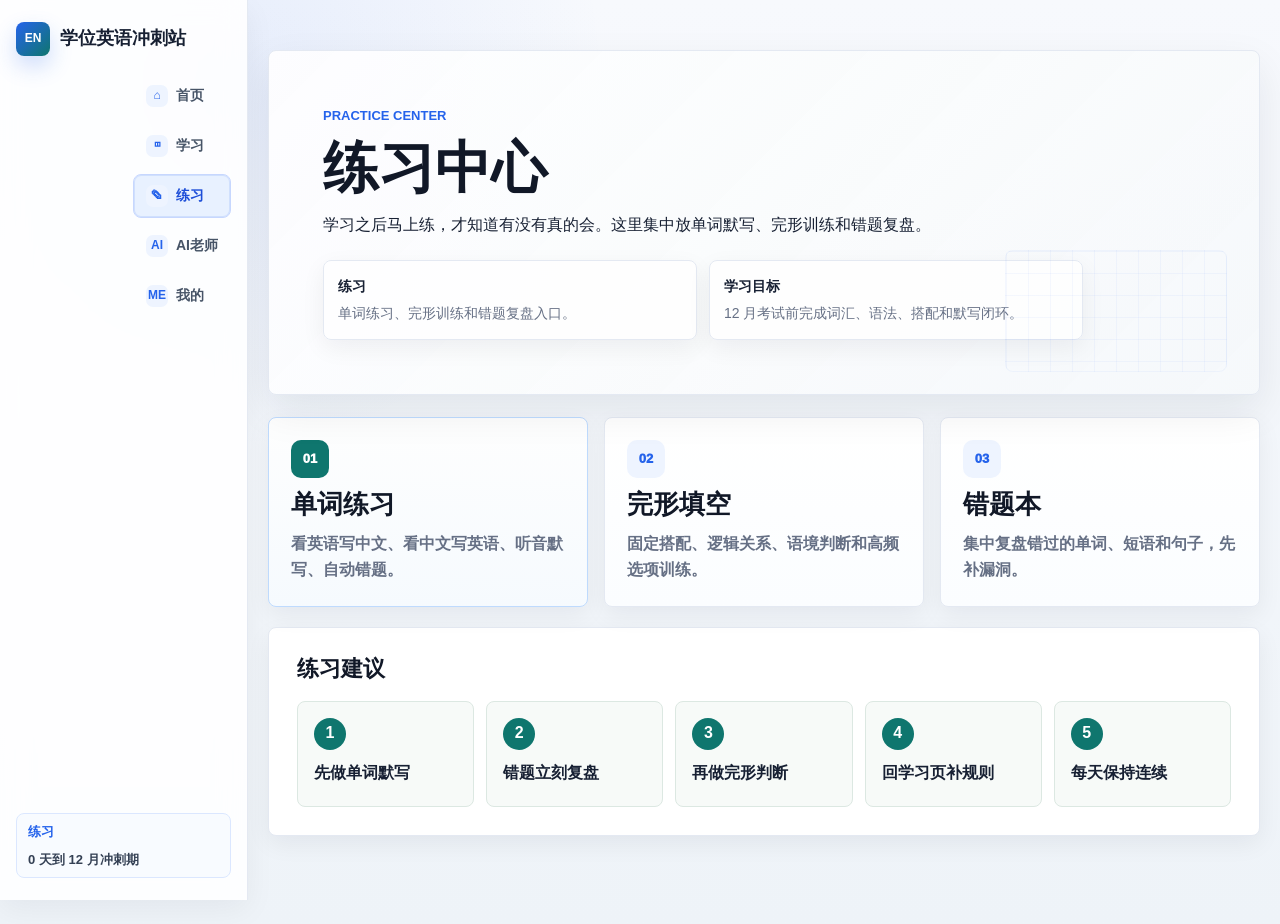
<file: exercises.html>
<!doctype html>
<html lang="zh-CN">
  <head>
    <meta charset="utf-8">
    <meta name="viewport" content="width=device-width, initial-scale=1">
    <title>学位英语冲刺站 | 练习</title>
    <link rel="stylesheet" href="styles.css?v=20260703-03">
  </head>
  <body>
    <header class="topbar">
      <a class="brand" href="index.html">学位英语冲刺站</a>
      <nav class="nav" aria-label="主导航">
        <a href="index.html">首页</a>
        <a href="study.html">学习</a>
        <a href="exercises.html">练习</a>
        <a href="ai.html">AI老师</a>
        <a href="my.html">我的</a>
      </nav>
    </header>

    <main class="layout">
      <section class="page-head">
        <p class="eyebrow">Practice Center</p>
        <h1>练习中心</h1>
        <p>学习之后马上练，才知道有没有真的会。这里集中放单词默写、完形训练和错题复盘。</p>
      </section>

      <section class="module-grid practice-modules" aria-label="练习模块">
        <a class="module-card primary" href="practice.html">
          <span>01</span>
          <strong>单词练习</strong>
          <p>看英语写中文、看中文写英语、听音默写、自动错题。</p>
        </a>
        <a class="module-card" href="cloze.html">
          <span>02</span>
          <strong>完形填空</strong>
          <p>固定搭配、逻辑关系、语境判断和高频选项训练。</p>
        </a>
        <a class="module-card" href="practice.html?mode=wrong">
          <span>03</span>
          <strong>错题本</strong>
          <p>集中复盘错过的单词、短语和句子，先补漏洞。</p>
        </a>
      </section>

      <section class="band">
        <h2>练习建议</h2>
        <div class="steps">
          <div><strong>1</strong><span>先做单词默写</span></div>
          <div><strong>2</strong><span>错题立刻复盘</span></div>
          <div><strong>3</strong><span>再做完形判断</span></div>
          <div><strong>4</strong><span>回学习页补规则</span></div>
          <div><strong>5</strong><span>每天保持连续</span></div>
        </div>
      </section>
    </main>
    <script src="app-shell.js?v=20260703-03"></script>
  </body>
</html>
</file>
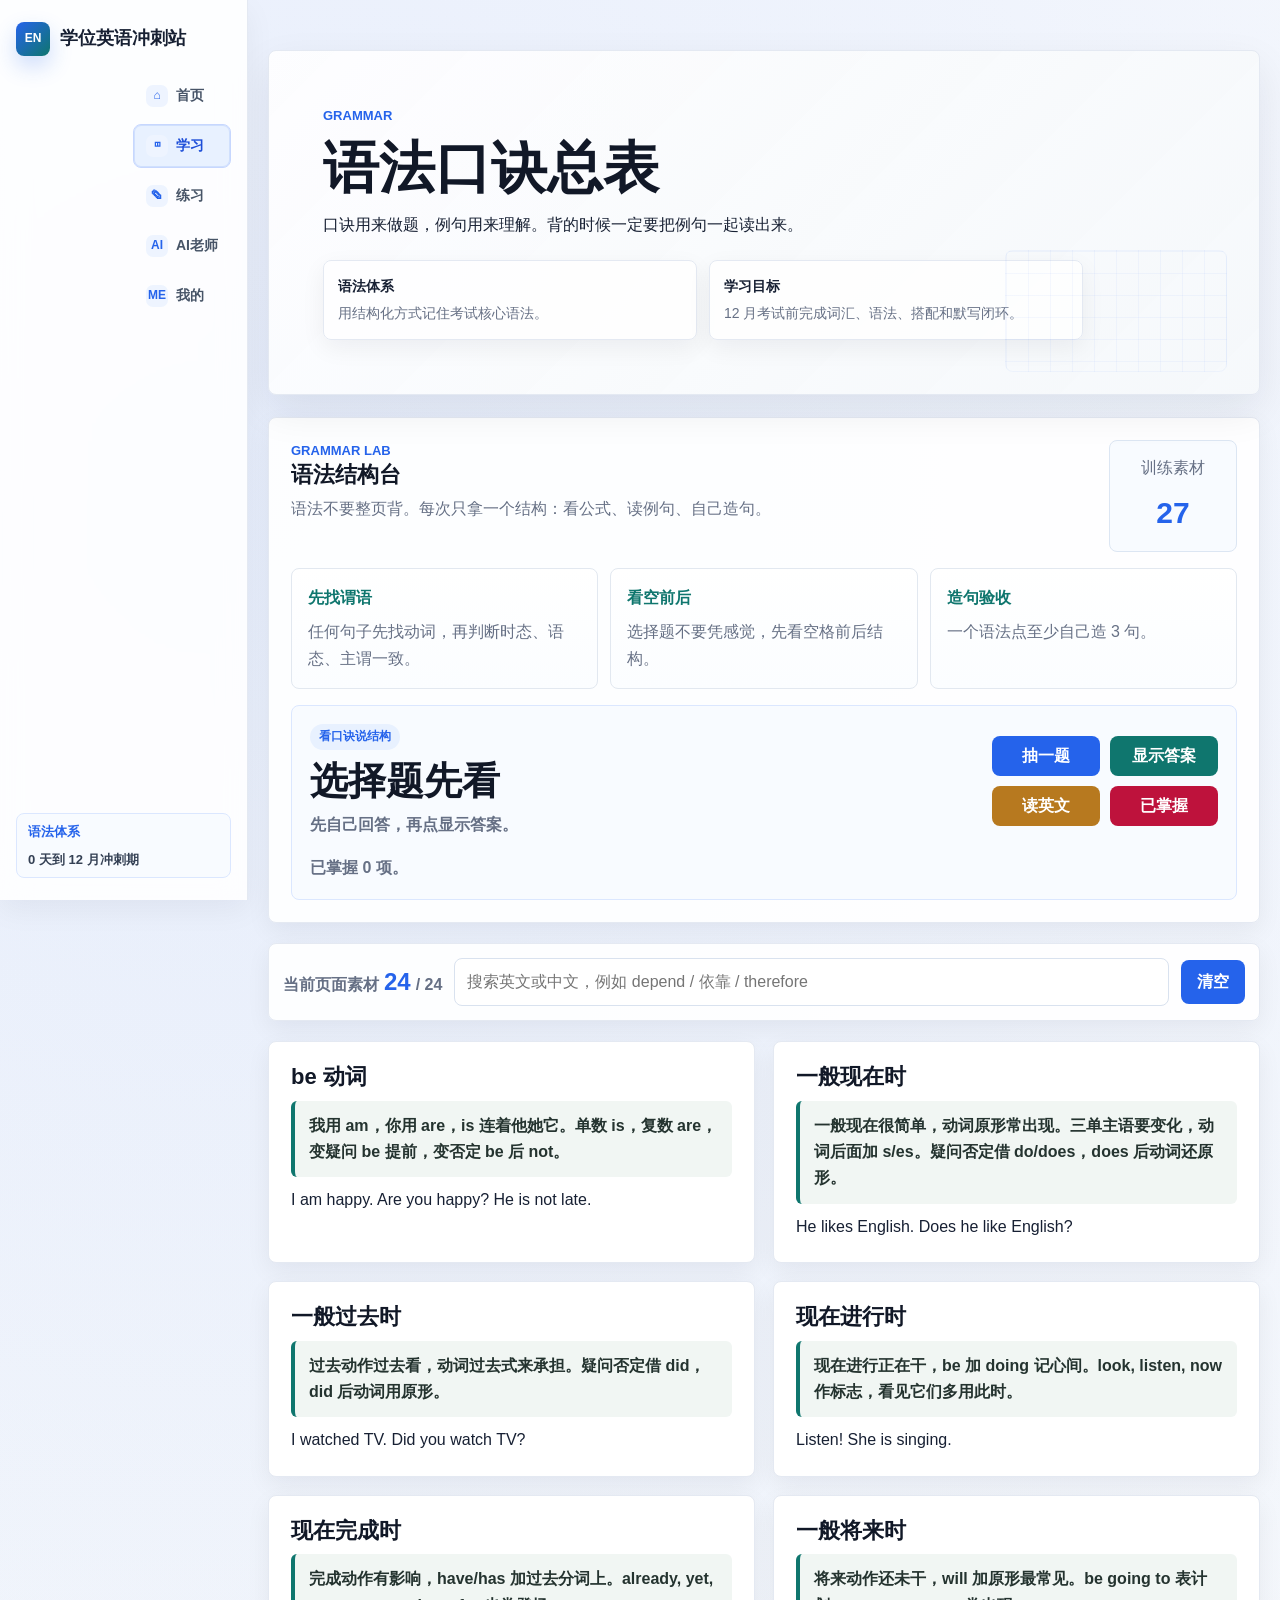
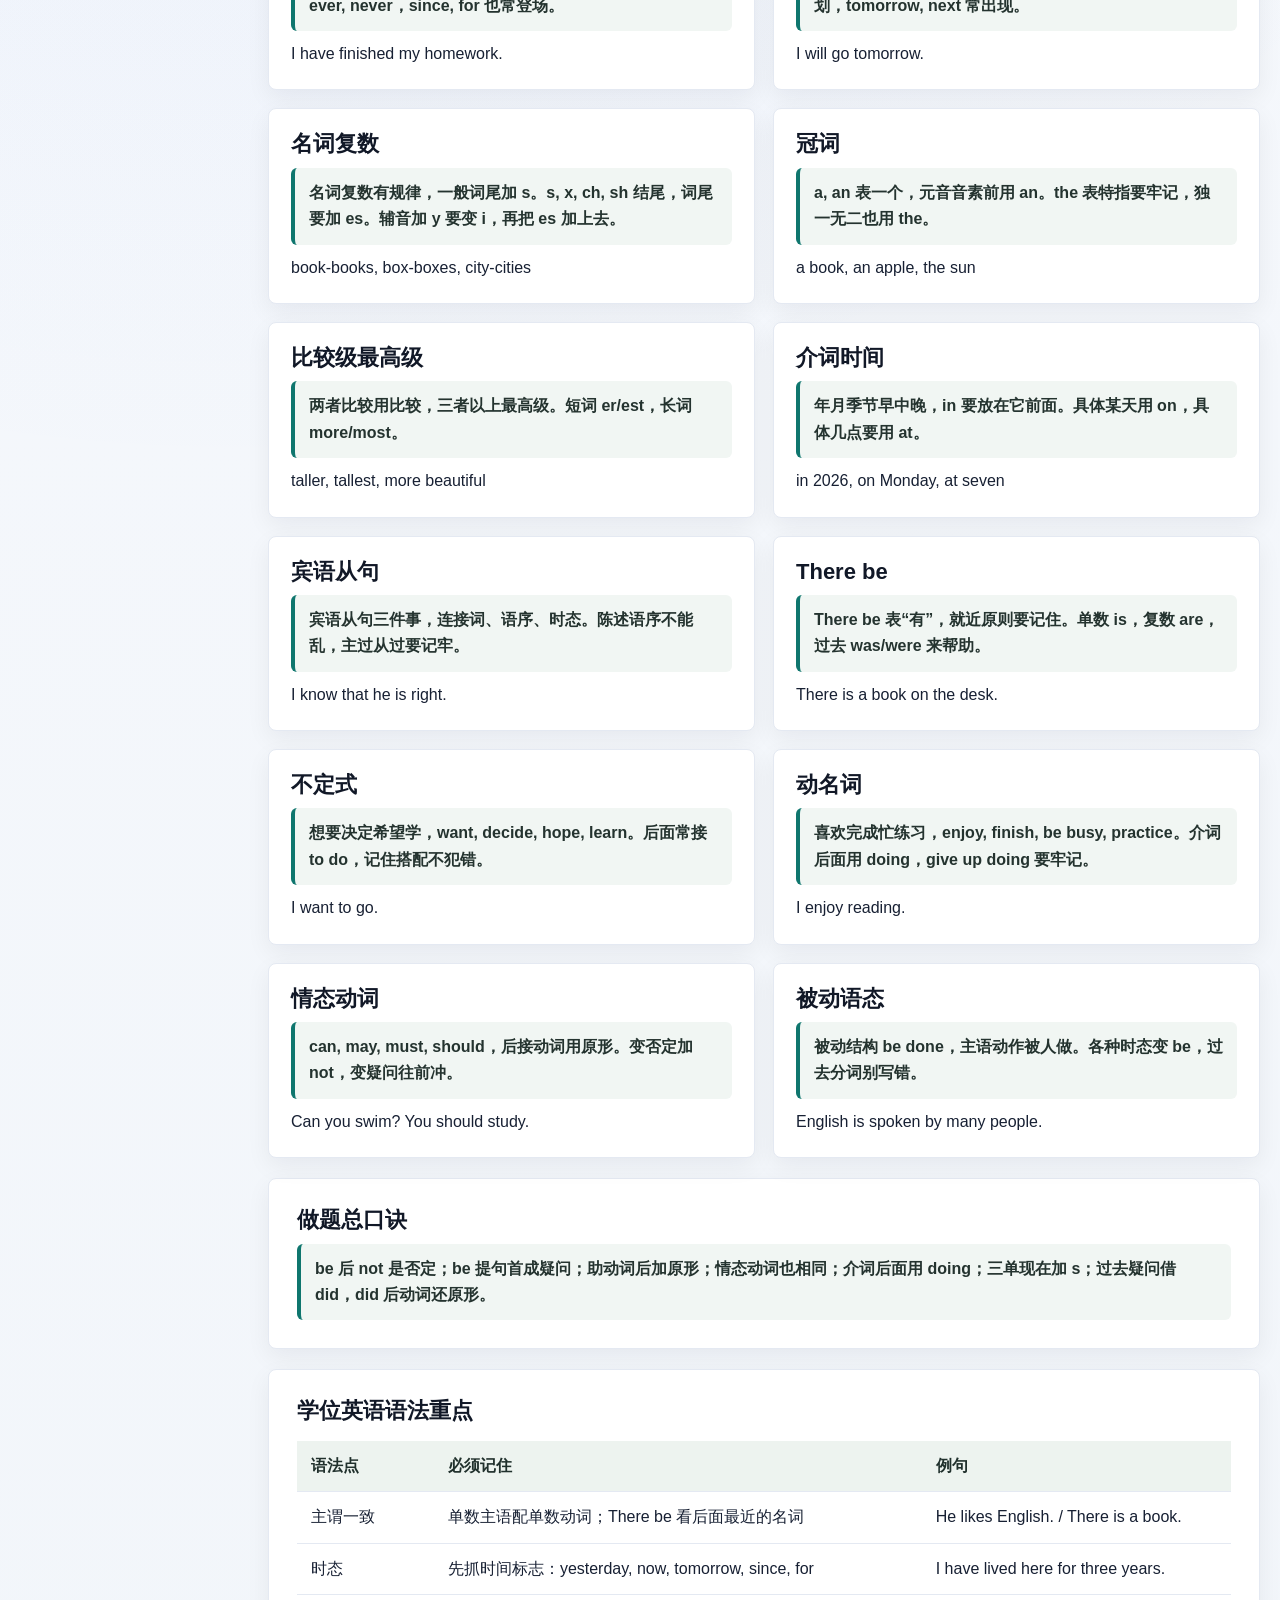
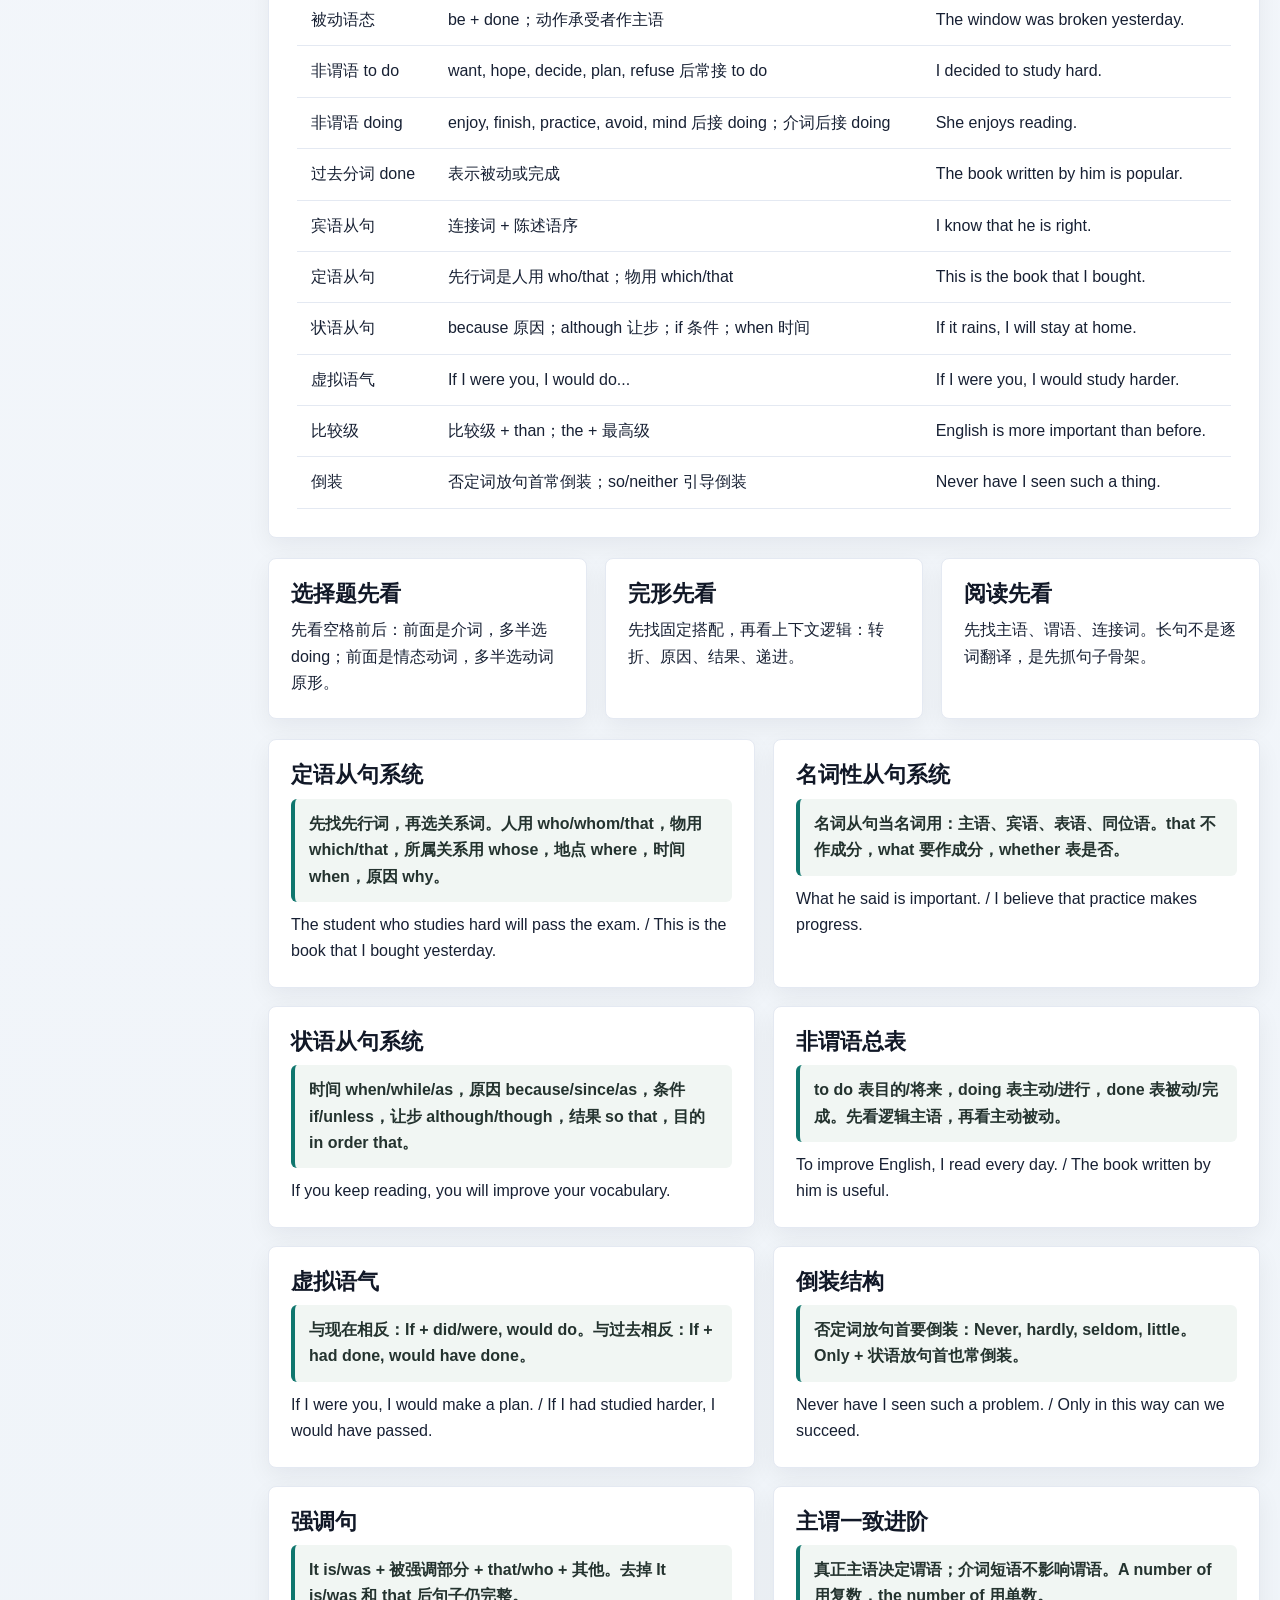
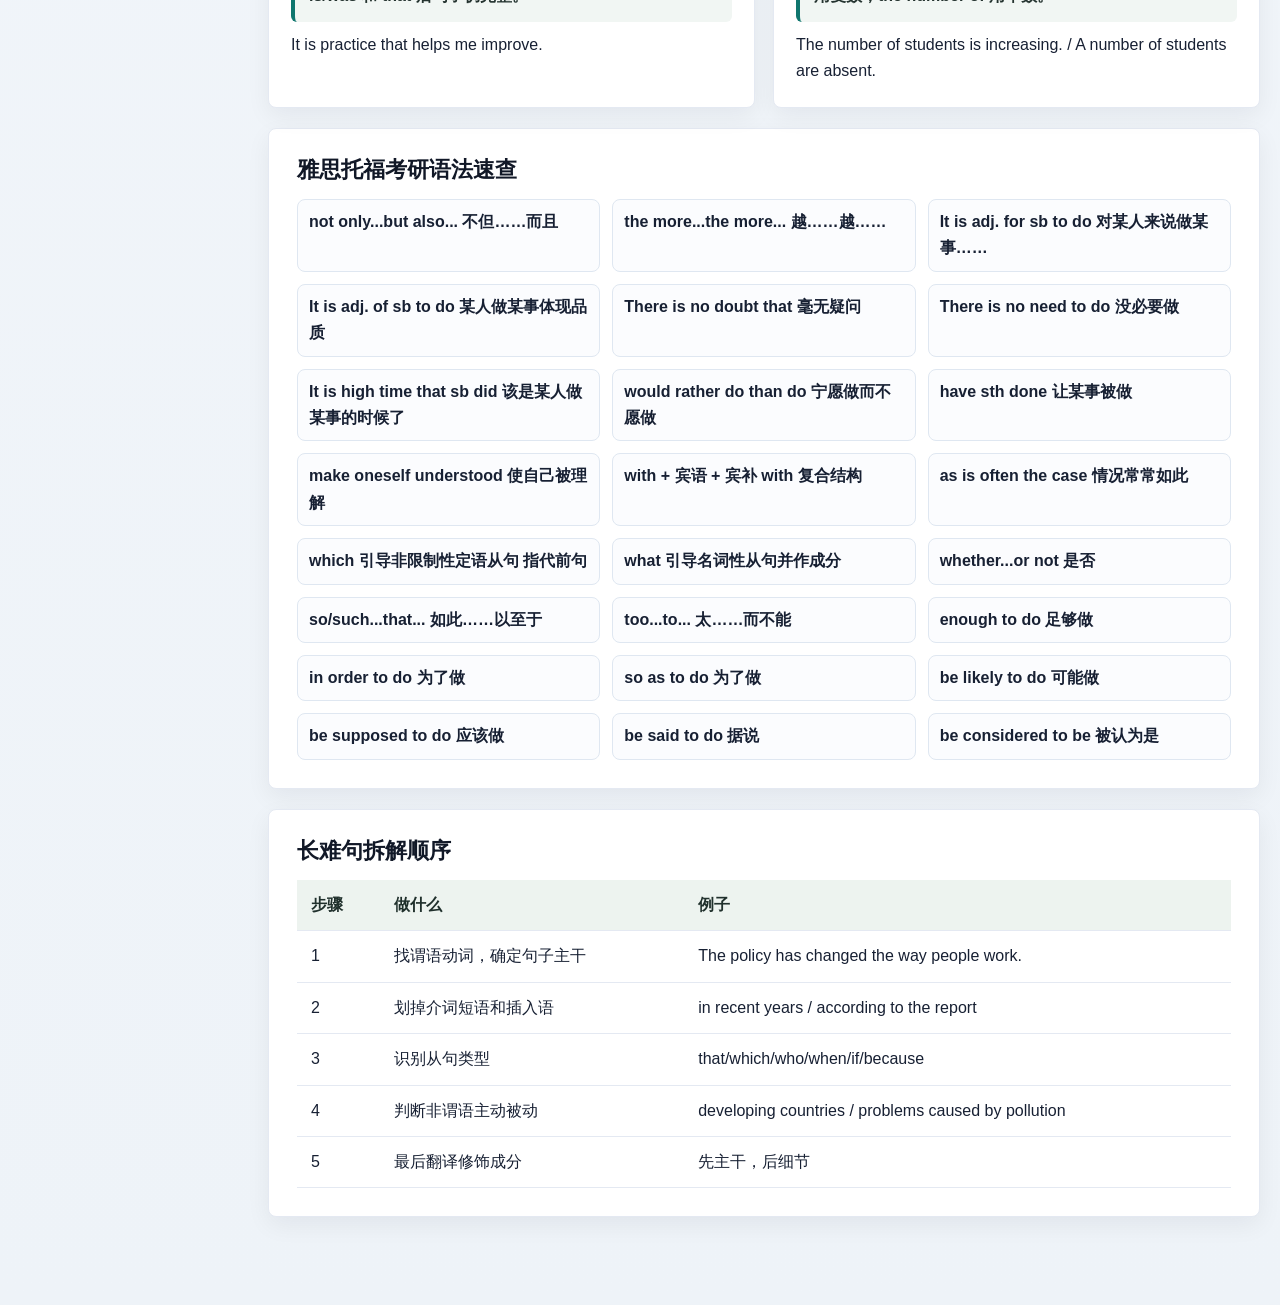
<file: grammar.html>
<!doctype html>
<html lang="zh-CN">
  <head>
    <meta charset="utf-8">
    <meta name="viewport" content="width=device-width, initial-scale=1">
    <title>英语基础学习站 | 语法</title>
    <link rel="stylesheet" href="styles.css?v=20260703-03">
  </head>
  <body>
    <header class="topbar">
      <a class="brand" href="index.html">学位英语冲刺站</a>
      <nav class="nav" aria-label="主导航">
        <a href="index.html">首页</a>
        <a href="study.html">学习</a>
        <a href="exercises.html">练习</a>
        <a href="ai.html">AI老师</a>
        <a href="my.html">我的</a>
      </nav>
    </header>

    <main class="layout">
      <section class="page-head">
        <p class="eyebrow">Grammar</p>
        <h1>语法口诀总表</h1>
        <p>口诀用来做题，例句用来理解。背的时候一定要把例句一起读出来。</p>
      </section>

      <section class="grid two">
        <article class="card"><h2>be 动词</h2><p class="verse">我用 am，你用 are，is 连着他她它。单数 is，复数 are，变疑问 be 提前，变否定 be 后 not。</p><p>I am happy. Are you happy? He is not late.</p></article>
        <article class="card"><h2>一般现在时</h2><p class="verse">一般现在很简单，动词原形常出现。三单主语要变化，动词后面加 s/es。疑问否定借 do/does，does 后动词还原形。</p><p>He likes English. Does he like English?</p></article>
        <article class="card"><h2>一般过去时</h2><p class="verse">过去动作过去看，动词过去式来承担。疑问否定借 did，did 后动词用原形。</p><p>I watched TV. Did you watch TV?</p></article>
        <article class="card"><h2>现在进行时</h2><p class="verse">现在进行正在干，be 加 doing 记心间。look, listen, now 作标志，看见它们多用此时。</p><p>Listen! She is singing.</p></article>
        <article class="card"><h2>现在完成时</h2><p class="verse">完成动作有影响，have/has 加过去分词上。already, yet, ever, never，since, for 也常登场。</p><p>I have finished my homework.</p></article>
        <article class="card"><h2>一般将来时</h2><p class="verse">将来动作还未干，will 加原形最常见。be going to 表计划，tomorrow, next 常出现。</p><p>I will go tomorrow.</p></article>
        <article class="card"><h2>名词复数</h2><p class="verse">名词复数有规律，一般词尾加 s。s, x, ch, sh 结尾，词尾要加 es。辅音加 y 要变 i，再把 es 加上去。</p><p>book-books, box-boxes, city-cities</p></article>
        <article class="card"><h2>冠词</h2><p class="verse">a, an 表一个，元音音素前用 an。the 表特指要牢记，独一无二也用 the。</p><p>a book, an apple, the sun</p></article>
        <article class="card"><h2>比较级最高级</h2><p class="verse">两者比较用比较，三者以上最高级。短词 er/est，长词 more/most。</p><p>taller, tallest, more beautiful</p></article>
        <article class="card"><h2>介词时间</h2><p class="verse">年月季节早中晚，in 要放在它前面。具体某天用 on，具体几点要用 at。</p><p>in 2026, on Monday, at seven</p></article>
        <article class="card"><h2>宾语从句</h2><p class="verse">宾语从句三件事，连接词、语序、时态。陈述语序不能乱，主过从过要记牢。</p><p>I know that he is right.</p></article>
        <article class="card"><h2>There be</h2><p class="verse">There be 表“有”，就近原则要记住。单数 is，复数 are，过去 was/were 来帮助。</p><p>There is a book on the desk.</p></article>
        <article class="card"><h2>不定式</h2><p class="verse">想要决定希望学，want, decide, hope, learn。后面常接 to do，记住搭配不犯错。</p><p>I want to go.</p></article>
        <article class="card"><h2>动名词</h2><p class="verse">喜欢完成忙练习，enjoy, finish, be busy, practice。介词后面用 doing，give up doing 要牢记。</p><p>I enjoy reading.</p></article>
        <article class="card"><h2>情态动词</h2><p class="verse">can, may, must, should，后接动词用原形。变否定加 not，变疑问往前冲。</p><p>Can you swim? You should study.</p></article>
        <article class="card"><h2>被动语态</h2><p class="verse">被动结构 be done，主语动作被人做。各种时态变 be，过去分词别写错。</p><p>English is spoken by many people.</p></article>
      </section>

      <section class="band">
        <h2>做题总口诀</h2>
        <p class="formula">be 后 not 是否定；be 提句首成疑问；助动词后加原形；情态动词也相同；介词后面用 doing；三单现在加 s；过去疑问借 did，did 后动词还原形。</p>
      </section>

      <section class="band">
        <h2>学位英语语法重点</h2>
        <div class="table-wrap">
          <table>
            <thead><tr><th>语法点</th><th>必须记住</th><th>例句</th></tr></thead>
            <tbody>
              <tr><td>主谓一致</td><td>单数主语配单数动词；There be 看后面最近的名词</td><td>He likes English. / There is a book.</td></tr>
              <tr><td>时态</td><td>先抓时间标志：yesterday, now, tomorrow, since, for</td><td>I have lived here for three years.</td></tr>
              <tr><td>被动语态</td><td>be + done；动作承受者作主语</td><td>The window was broken yesterday.</td></tr>
              <tr><td>非谓语 to do</td><td>want, hope, decide, plan, refuse 后常接 to do</td><td>I decided to study hard.</td></tr>
              <tr><td>非谓语 doing</td><td>enjoy, finish, practice, avoid, mind 后接 doing；介词后接 doing</td><td>She enjoys reading.</td></tr>
              <tr><td>过去分词 done</td><td>表示被动或完成</td><td>The book written by him is popular.</td></tr>
              <tr><td>宾语从句</td><td>连接词 + 陈述语序</td><td>I know that he is right.</td></tr>
              <tr><td>定语从句</td><td>先行词是人用 who/that；物用 which/that</td><td>This is the book that I bought.</td></tr>
              <tr><td>状语从句</td><td>because 原因；although 让步；if 条件；when 时间</td><td>If it rains, I will stay at home.</td></tr>
              <tr><td>虚拟语气</td><td>If I were you, I would do...</td><td>If I were you, I would study harder.</td></tr>
              <tr><td>比较级</td><td>比较级 + than；the + 最高级</td><td>English is more important than before.</td></tr>
              <tr><td>倒装</td><td>否定词放句首常倒装；so/neither 引导倒装</td><td>Never have I seen such a thing.</td></tr>
            </tbody>
          </table>
        </div>
      </section>

      <section class="grid three">
        <article class="card"><h2>选择题先看</h2><p>先看空格前后：前面是介词，多半选 doing；前面是情态动词，多半选动词原形。</p></article>
        <article class="card"><h2>完形先看</h2><p>先找固定搭配，再看上下文逻辑：转折、原因、结果、递进。</p></article>
        <article class="card"><h2>阅读先看</h2><p>先找主语、谓语、连接词。长句不是逐词翻译，是先抓句子骨架。</p></article>
      </section>

      <section class="grid two">
        <article class="card"><h2>定语从句系统</h2><p class="verse">先找先行词，再选关系词。人用 who/whom/that，物用 which/that，所属关系用 whose，地点 where，时间 when，原因 why。</p><p>The student who studies hard will pass the exam. / This is the book that I bought yesterday.</p></article>
        <article class="card"><h2>名词性从句系统</h2><p class="verse">名词从句当名词用：主语、宾语、表语、同位语。that 不作成分，what 要作成分，whether 表是否。</p><p>What he said is important. / I believe that practice makes progress.</p></article>
        <article class="card"><h2>状语从句系统</h2><p class="verse">时间 when/while/as，原因 because/since/as，条件 if/unless，让步 although/though，结果 so that，目的 in order that。</p><p>If you keep reading, you will improve your vocabulary.</p></article>
        <article class="card"><h2>非谓语总表</h2><p class="verse">to do 表目的/将来，doing 表主动/进行，done 表被动/完成。先看逻辑主语，再看主动被动。</p><p>To improve English, I read every day. / The book written by him is useful.</p></article>
        <article class="card"><h2>虚拟语气</h2><p class="verse">与现在相反：If + did/were, would do。与过去相反：If + had done, would have done。</p><p>If I were you, I would make a plan. / If I had studied harder, I would have passed.</p></article>
        <article class="card"><h2>倒装结构</h2><p class="verse">否定词放句首要倒装：Never, hardly, seldom, little。Only + 状语放句首也常倒装。</p><p>Never have I seen such a problem. / Only in this way can we succeed.</p></article>
        <article class="card"><h2>强调句</h2><p class="verse">It is/was + 被强调部分 + that/who + 其他。去掉 It is/was 和 that 后句子仍完整。</p><p>It is practice that helps me improve.</p></article>
        <article class="card"><h2>主谓一致进阶</h2><p class="verse">真正主语决定谓语；介词短语不影响谓语。A number of 用复数，the number of 用单数。</p><p>The number of students is increasing. / A number of students are absent.</p></article>
      </section>

      <section class="band">
        <h2>雅思托福考研语法速查</h2>
        <div class="phrase-list wide">
          <span>not only...but also... 不但……而且</span><span>the more...the more... 越……越……</span><span>It is adj. for sb to do 对某人来说做某事……</span><span>It is adj. of sb to do 某人做某事体现品质</span><span>There is no doubt that 毫无疑问</span><span>There is no need to do 没必要做</span><span>It is high time that sb did 该是某人做某事的时候了</span><span>would rather do than do 宁愿做而不愿做</span><span>have sth done 让某事被做</span><span>make oneself understood 使自己被理解</span><span>with + 宾语 + 宾补 with 复合结构</span><span>as is often the case 情况常常如此</span><span>which 引导非限制性定语从句 指代前句</span><span>what 引导名词性从句并作成分</span><span>whether...or not 是否</span><span>so/such...that... 如此……以至于</span><span>too...to... 太……而不能</span><span>enough to do 足够做</span><span>in order to do 为了做</span><span>so as to do 为了做</span><span>be likely to do 可能做</span><span>be supposed to do 应该做</span><span>be said to do 据说</span><span>be considered to be 被认为是</span>
        </div>
      </section>

      <section class="band">
        <h2>长难句拆解顺序</h2>
        <div class="table-wrap">
          <table>
            <thead><tr><th>步骤</th><th>做什么</th><th>例子</th></tr></thead>
            <tbody>
              <tr><td>1</td><td>找谓语动词，确定句子主干</td><td>The policy has changed the way people work.</td></tr>
              <tr><td>2</td><td>划掉介词短语和插入语</td><td>in recent years / according to the report</td></tr>
              <tr><td>3</td><td>识别从句类型</td><td>that/which/who/when/if/because</td></tr>
              <tr><td>4</td><td>判断非谓语主动被动</td><td>developing countries / problems caused by pollution</td></tr>
              <tr><td>5</td><td>最后翻译修饰成分</td><td>先主干，后细节</td></tr>
            </tbody>
          </table>
        </div>
      </section>
    </main>
    <script src="study-lab.js?v=20260703-03"></script>
    <script src="app-shell.js?v=20260703-03"></script>
  </body>
</html>
</file>
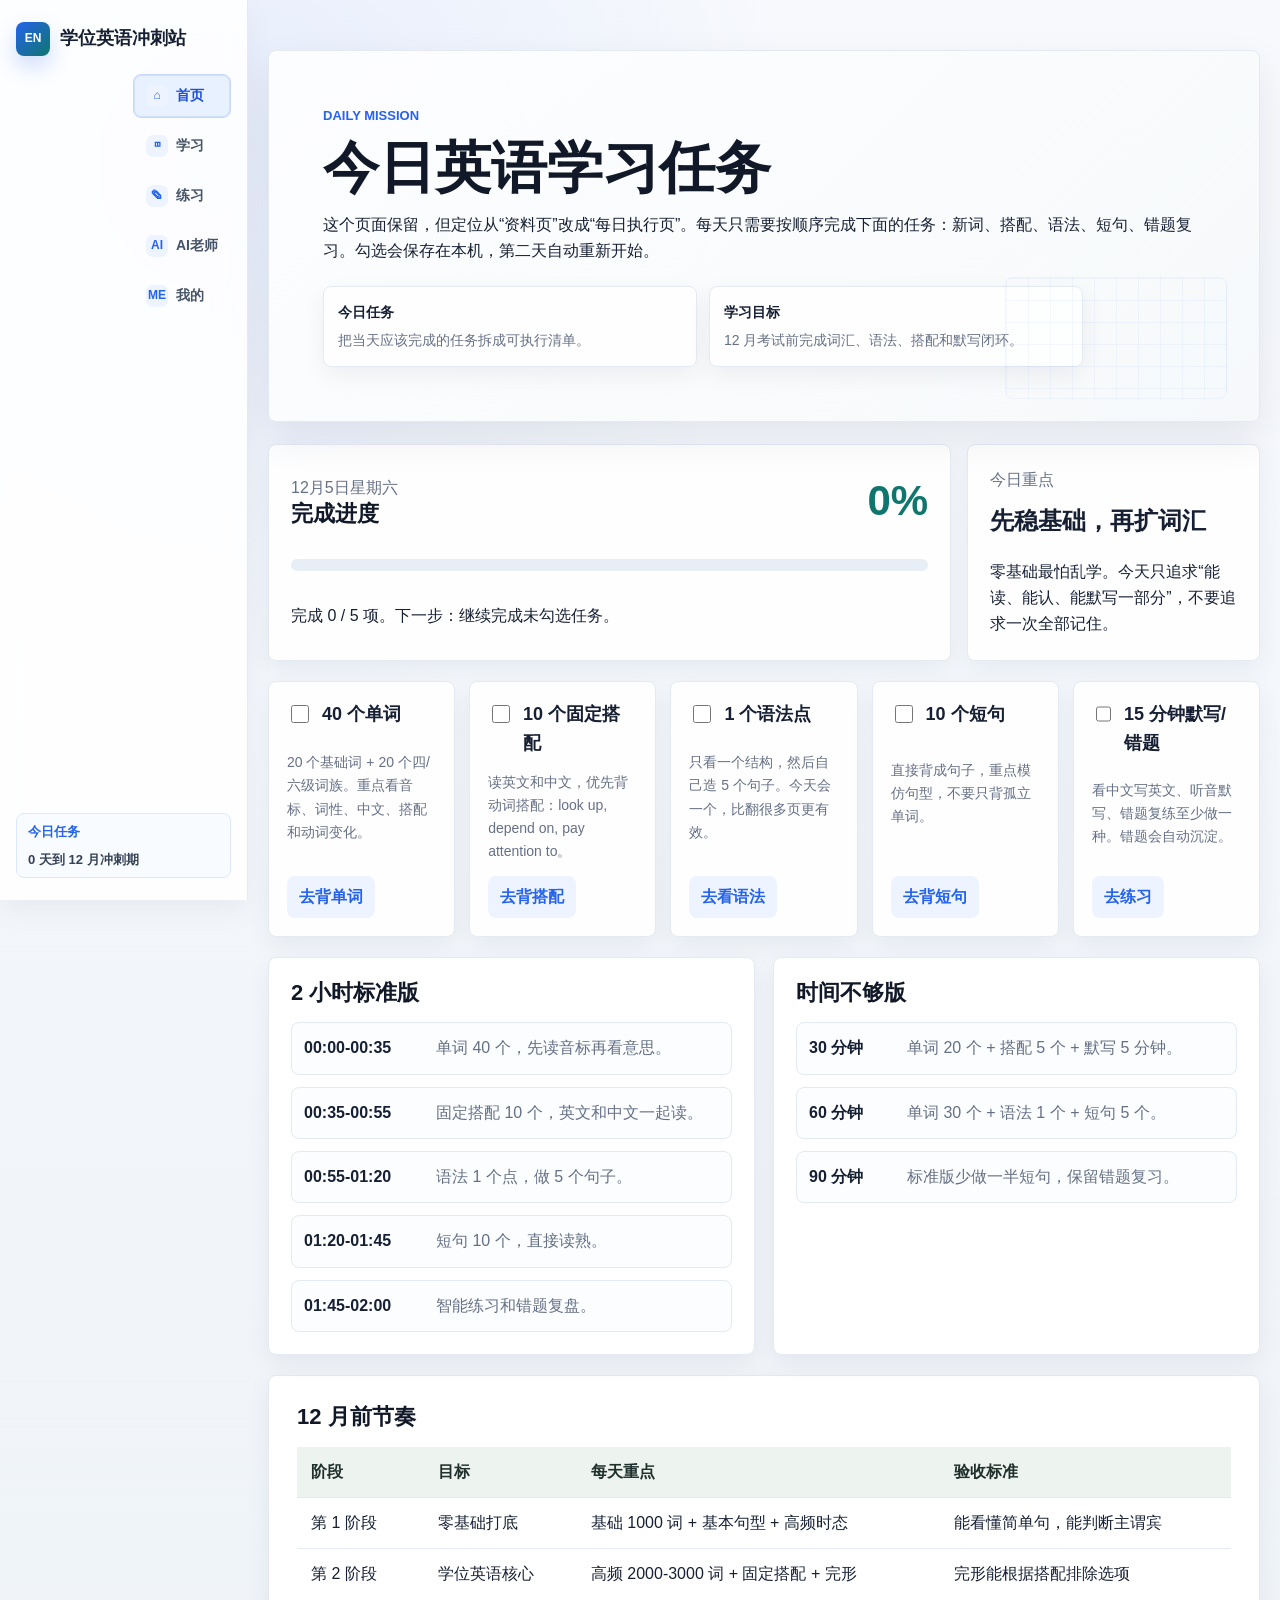
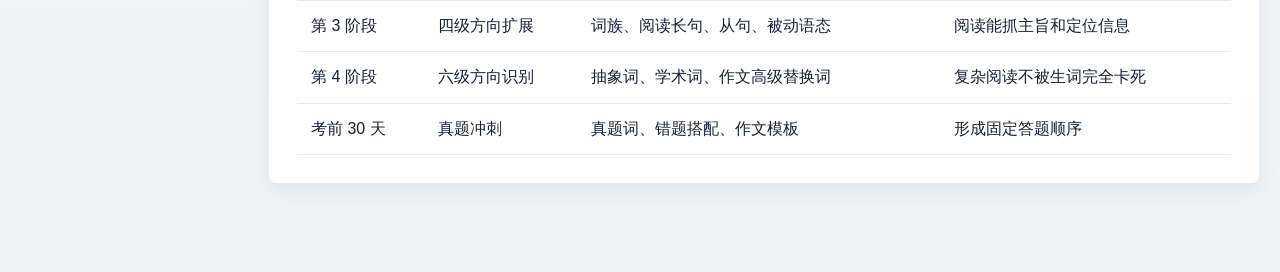
<file: must.html>
<!doctype html>
<html lang="zh-CN">
  <head>
    <meta charset="utf-8">
    <meta name="viewport" content="width=device-width, initial-scale=1">
    <title>学位英语冲刺站 | 今日任务</title>
    <link rel="stylesheet" href="styles.css?v=20260703-03">
  </head>
  <body>
    <header class="topbar">
      <a class="brand" href="index.html">学位英语冲刺站</a>
      <nav class="nav" aria-label="主导航">
        <a href="index.html">首页</a>
        <a href="study.html">学习</a>
        <a href="exercises.html">练习</a>
        <a href="ai.html">AI老师</a>
        <a href="my.html">我的</a>
      </nav>
    </header>

    <main class="layout">
      <section class="page-head">
        <p class="eyebrow">Daily Mission</p>
        <h1>今日英语学习任务</h1>
        <p>这个页面保留，但定位从“资料页”改成“每日执行页”。每天只需要按顺序完成下面的任务：新词、搭配、语法、短句、错题复习。勾选会保存在本机，第二天自动重新开始。</p>
      </section>

      <section class="mission-board">
        <article class="mission-progress">
          <div>
            <span id="todayLabel">今日</span>
            <h2>完成进度</h2>
          </div>
          <strong id="missionPercent">0%</strong>
          <div class="progress-track" aria-label="今日任务完成进度">
            <span id="missionBar"></span>
          </div>
          <p id="missionSummary">完成 0 / 5 项。先从单词开始，别一上来啃语法。</p>
        </article>

        <article class="mission-focus">
          <span>今日重点</span>
          <strong>先稳基础，再扩词汇</strong>
          <p>零基础最怕乱学。今天只追求“能读、能认、能默写一部分”，不要追求一次全部记住。</p>
        </article>
      </section>

      <section class="task-list" aria-label="今日任务清单">
        <article class="task-item" data-task-id="words">
          <label><input type="checkbox"> <span>40 个单词</span></label>
          <p>20 个基础词 + 20 个四/六级词族。重点看音标、词性、中文、搭配和动词变化。</p>
          <a href="words.html">去背单词</a>
        </article>
        <article class="task-item" data-task-id="phrases">
          <label><input type="checkbox"> <span>10 个固定搭配</span></label>
          <p>读英文和中文，优先背动词搭配：look up, depend on, pay attention to。</p>
          <a href="phrases.html">去背搭配</a>
        </article>
        <article class="task-item" data-task-id="grammar">
          <label><input type="checkbox"> <span>1 个语法点</span></label>
          <p>只看一个结构，然后自己造 5 个句子。今天会一个，比翻很多页更有效。</p>
          <a href="grammar.html">去看语法</a>
        </article>
        <article class="task-item" data-task-id="sentences">
          <label><input type="checkbox"> <span>10 个短句</span></label>
          <p>直接背成句子，重点模仿句型，不要只背孤立单词。</p>
          <a href="sentences.html">去背短句</a>
        </article>
        <article class="task-item" data-task-id="practice">
          <label><input type="checkbox"> <span>15 分钟默写/错题</span></label>
          <p>看中文写英文、听音默写、错题复练至少做一种。错题会自动沉淀。</p>
          <a href="practice.html">去练习</a>
        </article>
      </section>

      <section class="grid two">
        <article class="card">
          <h2>2 小时标准版</h2>
          <div class="timeline-list">
            <div><b>00:00-00:35</b><span>单词 40 个，先读音标再看意思。</span></div>
            <div><b>00:35-00:55</b><span>固定搭配 10 个，英文和中文一起读。</span></div>
            <div><b>00:55-01:20</b><span>语法 1 个点，做 5 个句子。</span></div>
            <div><b>01:20-01:45</b><span>短句 10 个，直接读熟。</span></div>
            <div><b>01:45-02:00</b><span>智能练习和错题复盘。</span></div>
          </div>
        </article>

        <article class="card">
          <h2>时间不够版</h2>
          <div class="timeline-list compact">
            <div><b>30 分钟</b><span>单词 20 个 + 搭配 5 个 + 默写 5 分钟。</span></div>
            <div><b>60 分钟</b><span>单词 30 个 + 语法 1 个 + 短句 5 个。</span></div>
            <div><b>90 分钟</b><span>标准版少做一半短句，保留错题复习。</span></div>
          </div>
        </article>
      </section>

      <section class="band">
        <h2>12 月前节奏</h2>
        <div class="table-wrap">
          <table>
            <thead><tr><th>阶段</th><th>目标</th><th>每天重点</th><th>验收标准</th></tr></thead>
            <tbody>
              <tr><td>第 1 阶段</td><td>零基础打底</td><td>基础 1000 词 + 基本句型 + 高频时态</td><td>能看懂简单句，能判断主谓宾</td></tr>
              <tr><td>第 2 阶段</td><td>学位英语核心</td><td>高频 2000-3000 词 + 固定搭配 + 完形</td><td>完形能根据搭配排除选项</td></tr>
              <tr><td>第 3 阶段</td><td>四级方向扩展</td><td>词族、阅读长句、从句、被动语态</td><td>阅读能抓主旨和定位信息</td></tr>
              <tr><td>第 4 阶段</td><td>六级方向识别</td><td>抽象词、学术词、作文高级替换词</td><td>复杂阅读不被生词完全卡死</td></tr>
              <tr><td>考前 30 天</td><td>真题冲刺</td><td>真题词、错题搭配、作文模板</td><td>形成固定答题顺序</td></tr>
            </tbody>
          </table>
        </div>
      </section>
    </main>
    <script src="must.js?v=20260703-03"></script>
    <script src="app-shell.js?v=20260703-03"></script>
  </body>
</html>
</file>
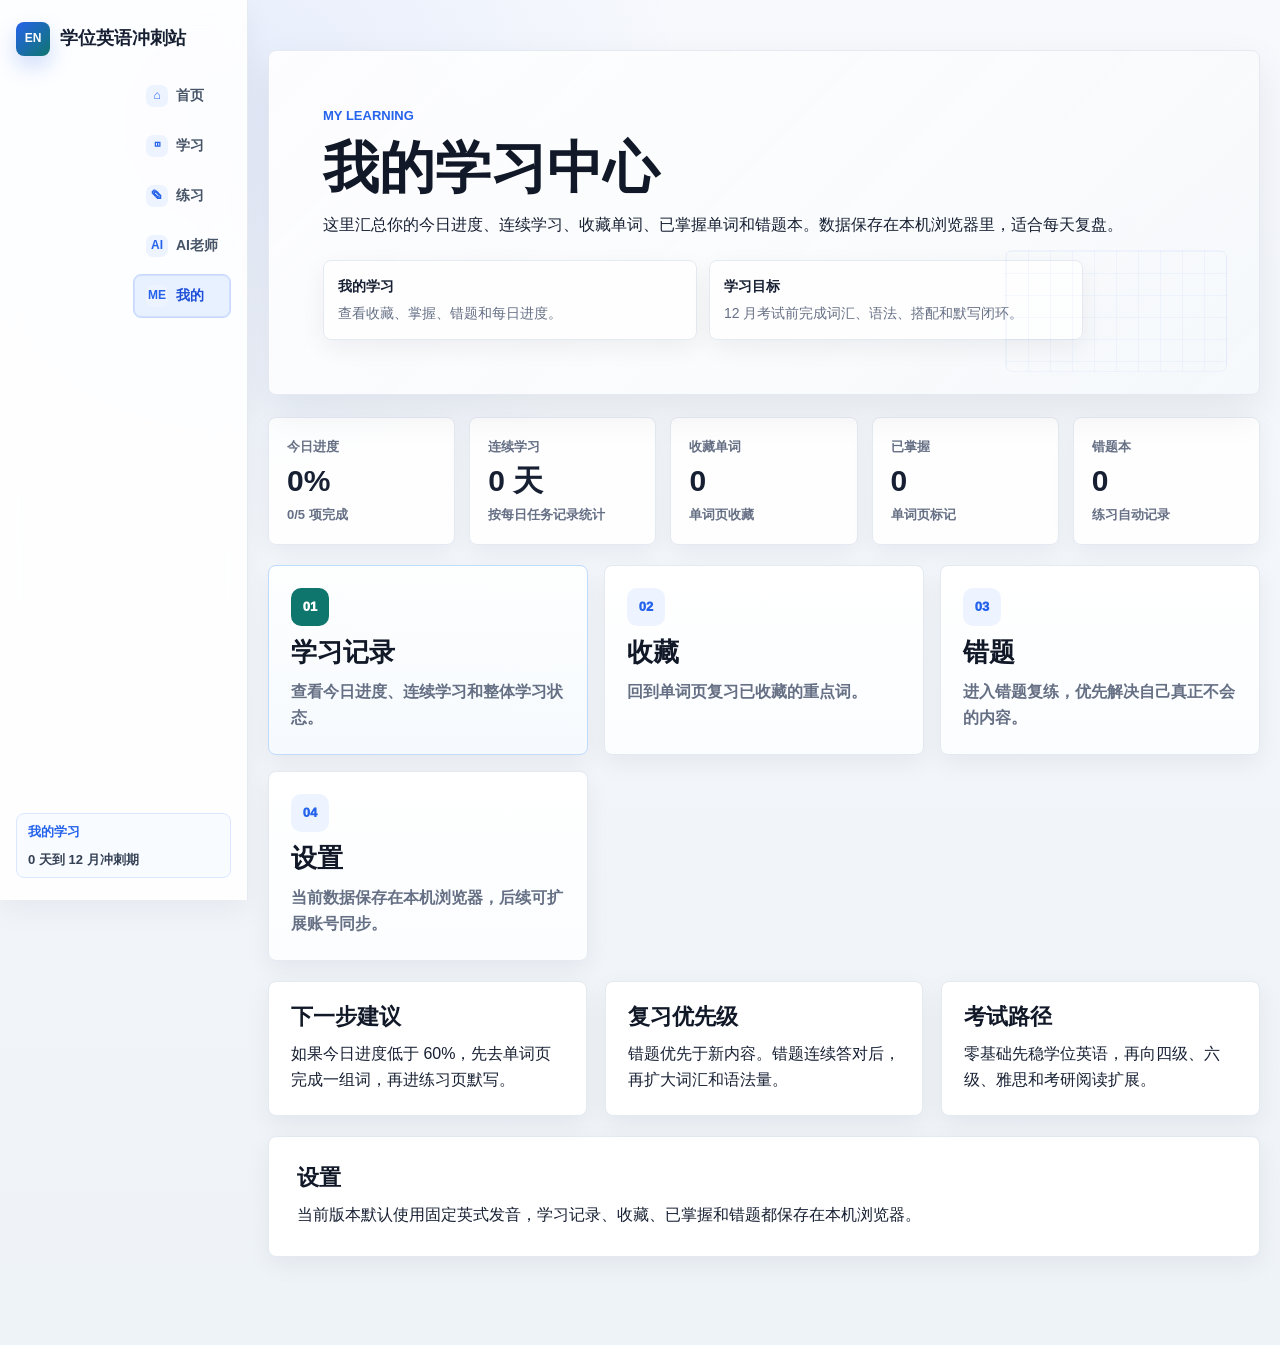
<file: my.html>
<!doctype html>
<html lang="zh-CN">
  <head>
    <meta charset="utf-8">
    <meta name="viewport" content="width=device-width, initial-scale=1">
    <title>学位英语冲刺站 | 我的</title>
    <link rel="stylesheet" href="styles.css?v=20260703-03">
  </head>
  <body>
    <header class="topbar">
      <a class="brand" href="index.html">学位英语冲刺站</a>
      <nav class="nav" aria-label="主导航">
        <a href="index.html">首页</a>
        <a href="study.html">学习</a>
        <a href="exercises.html">练习</a>
        <a href="ai.html">AI老师</a>
        <a href="my.html">我的</a>
      </nav>
    </header>

    <main class="layout">
      <section class="page-head">
        <p class="eyebrow">My Learning</p>
        <h1>我的学习中心</h1>
        <p>这里汇总你的今日进度、连续学习、收藏单词、已掌握单词和错题本。数据保存在本机浏览器里，适合每天复盘。</p>
      </section>

      <section id="myStatsPanel" class="profile-stats" aria-label="学习数据">
        <article class="profile-stat"><span>加载中</span><strong>--</strong><em>正在读取本地学习记录</em></article>
      </section>

      <section class="module-grid" aria-label="我的模块">
        <a class="module-card primary" href="#myStatsPanel">
          <span>01</span>
          <strong>学习记录</strong>
          <p>查看今日进度、连续学习和整体学习状态。</p>
        </a>
        <a class="module-card" href="words.html">
          <span>02</span>
          <strong>收藏</strong>
          <p>回到单词页复习已收藏的重点词。</p>
        </a>
        <a class="module-card" href="practice.html?mode=wrong">
          <span>03</span>
          <strong>错题</strong>
          <p>进入错题复练，优先解决自己真正不会的内容。</p>
        </a>
        <a class="module-card" href="#settings">
          <span>04</span>
          <strong>设置</strong>
          <p>当前数据保存在本机浏览器，后续可扩展账号同步。</p>
        </a>
      </section>

      <section class="grid three">
        <article class="card">
          <h2>下一步建议</h2>
          <p>如果今日进度低于 60%，先去单词页完成一组词，再进练习页默写。</p>
        </article>
        <article class="card">
          <h2>复习优先级</h2>
          <p>错题优先于新内容。错题连续答对后，再扩大词汇和语法量。</p>
        </article>
        <article class="card">
          <h2>考试路径</h2>
          <p>零基础先稳学位英语，再向四级、六级、雅思和考研阅读扩展。</p>
        </article>
      </section>

      <section id="settings" class="band">
        <h2>设置</h2>
        <p>当前版本默认使用固定英式发音，学习记录、收藏、已掌握和错题都保存在本机浏览器。</p>
      </section>
    </main>
    <script src="app-shell.js?v=20260703-03"></script>
  </body>
</html>
</file>
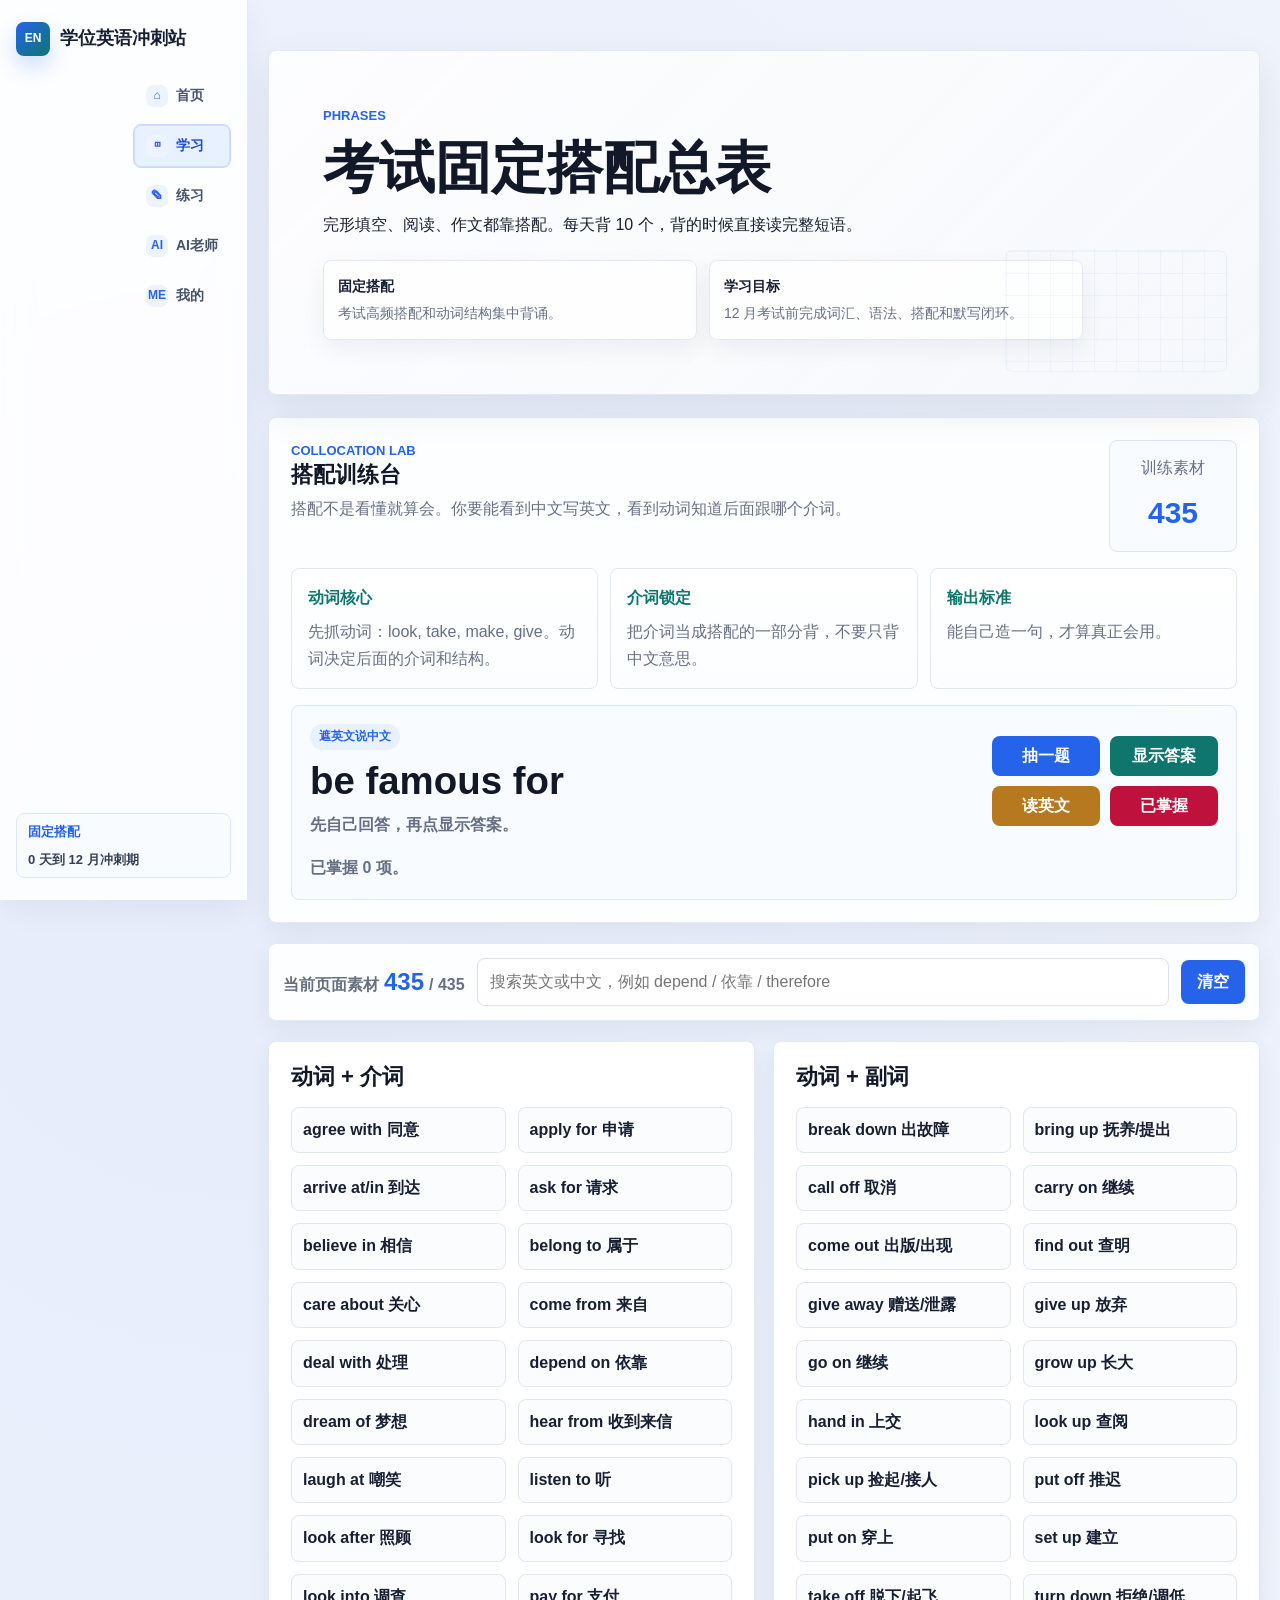
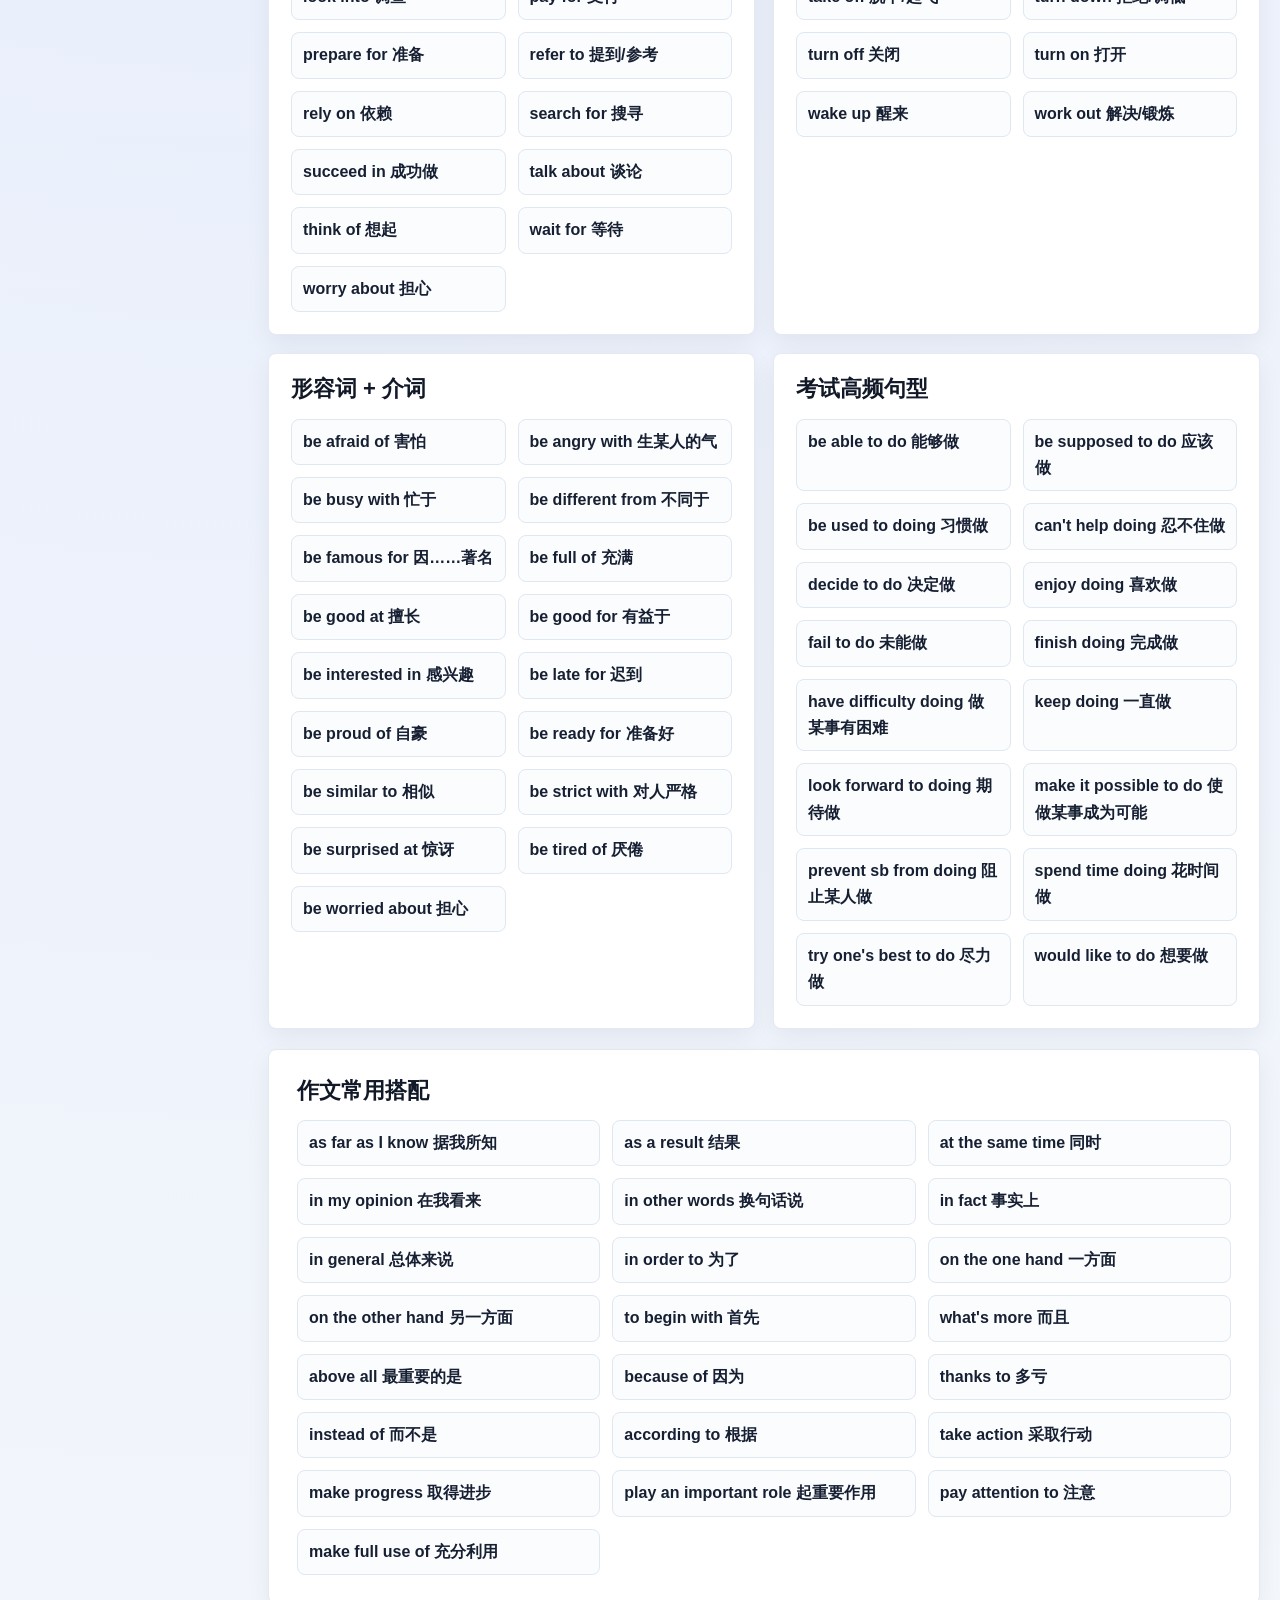
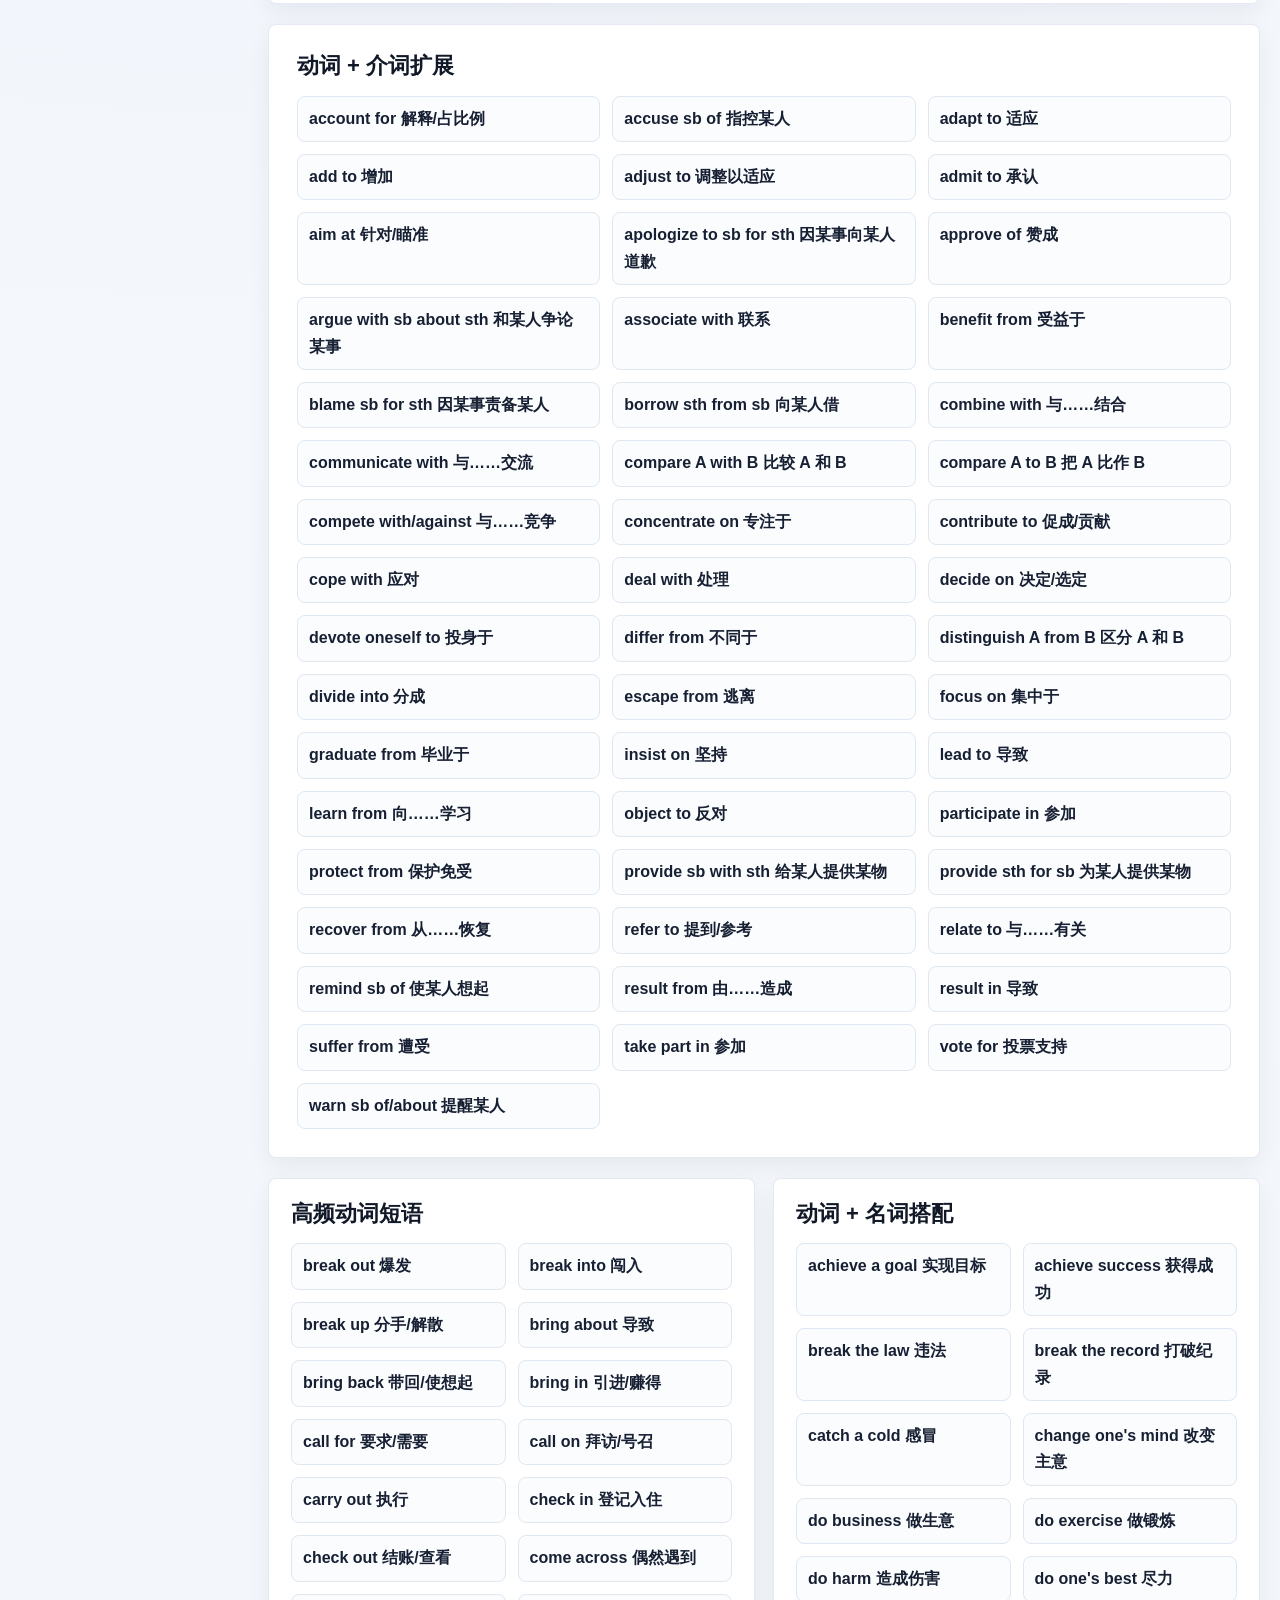
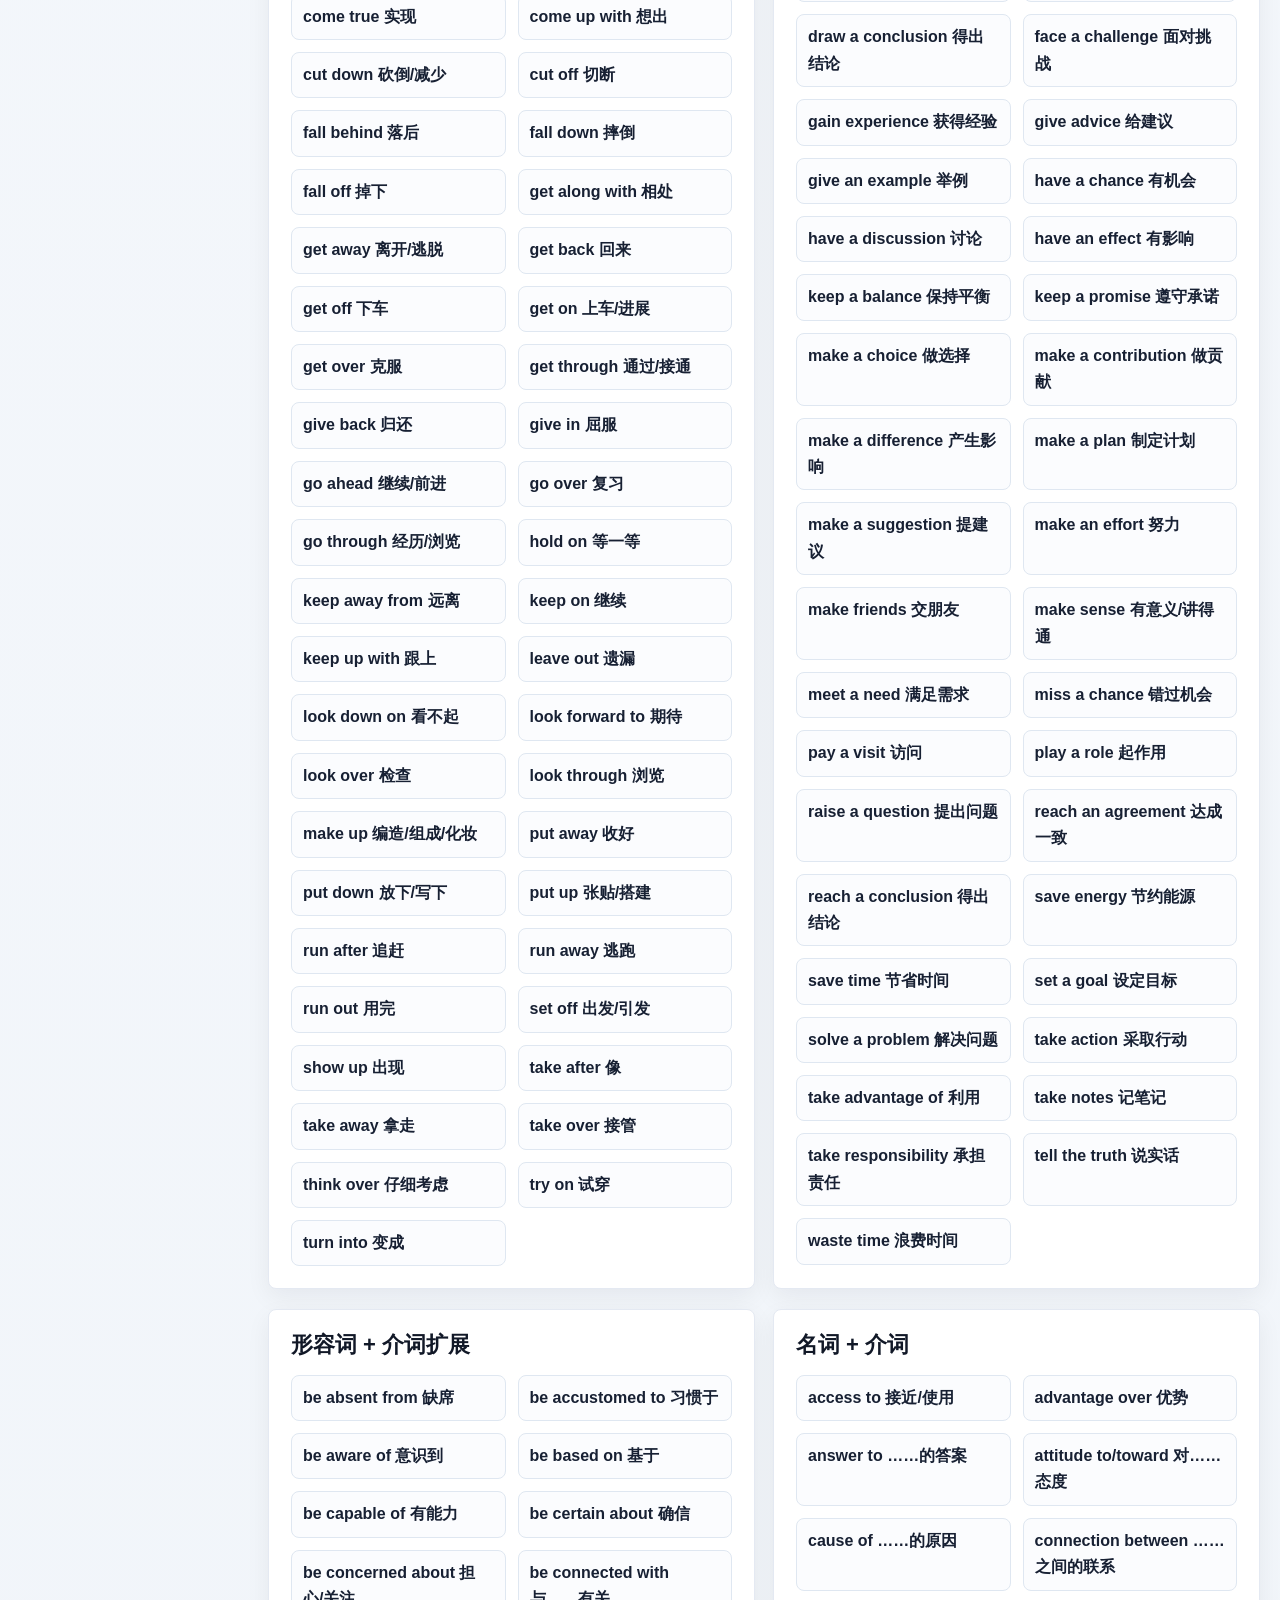
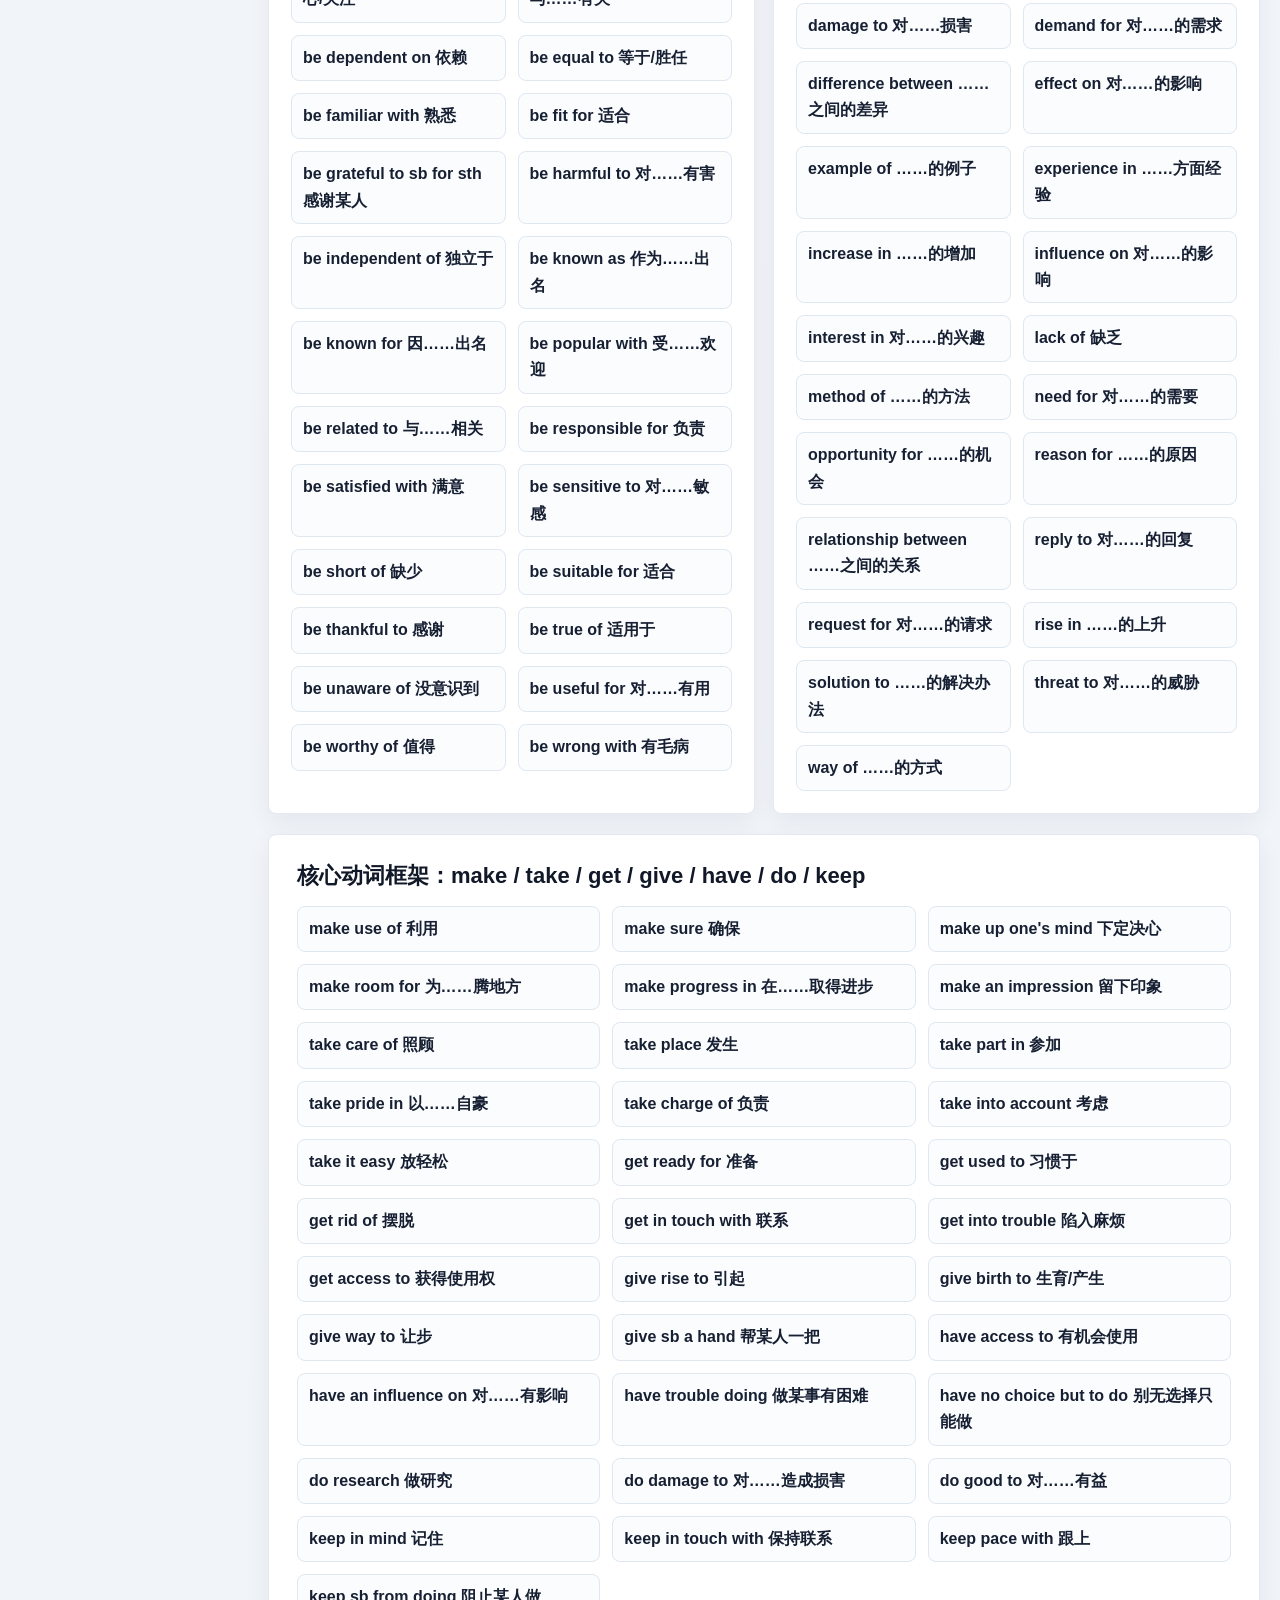
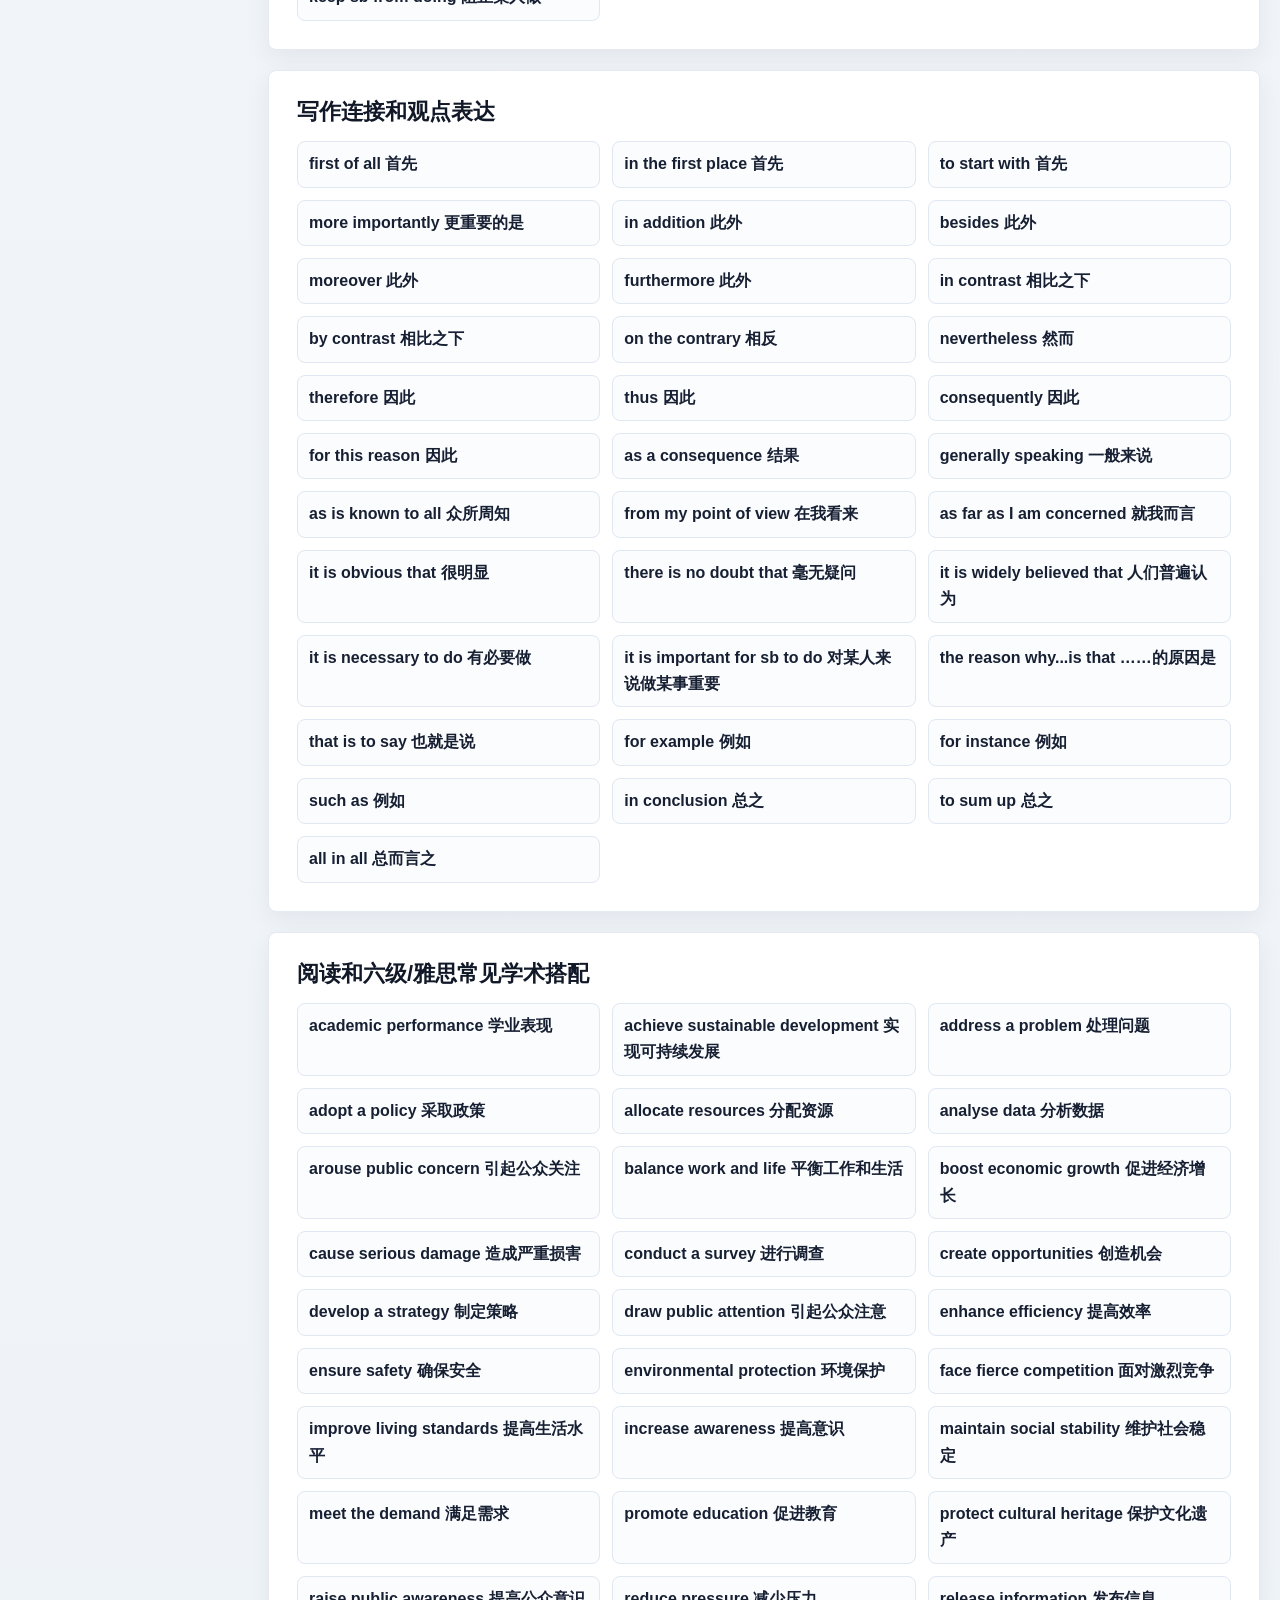
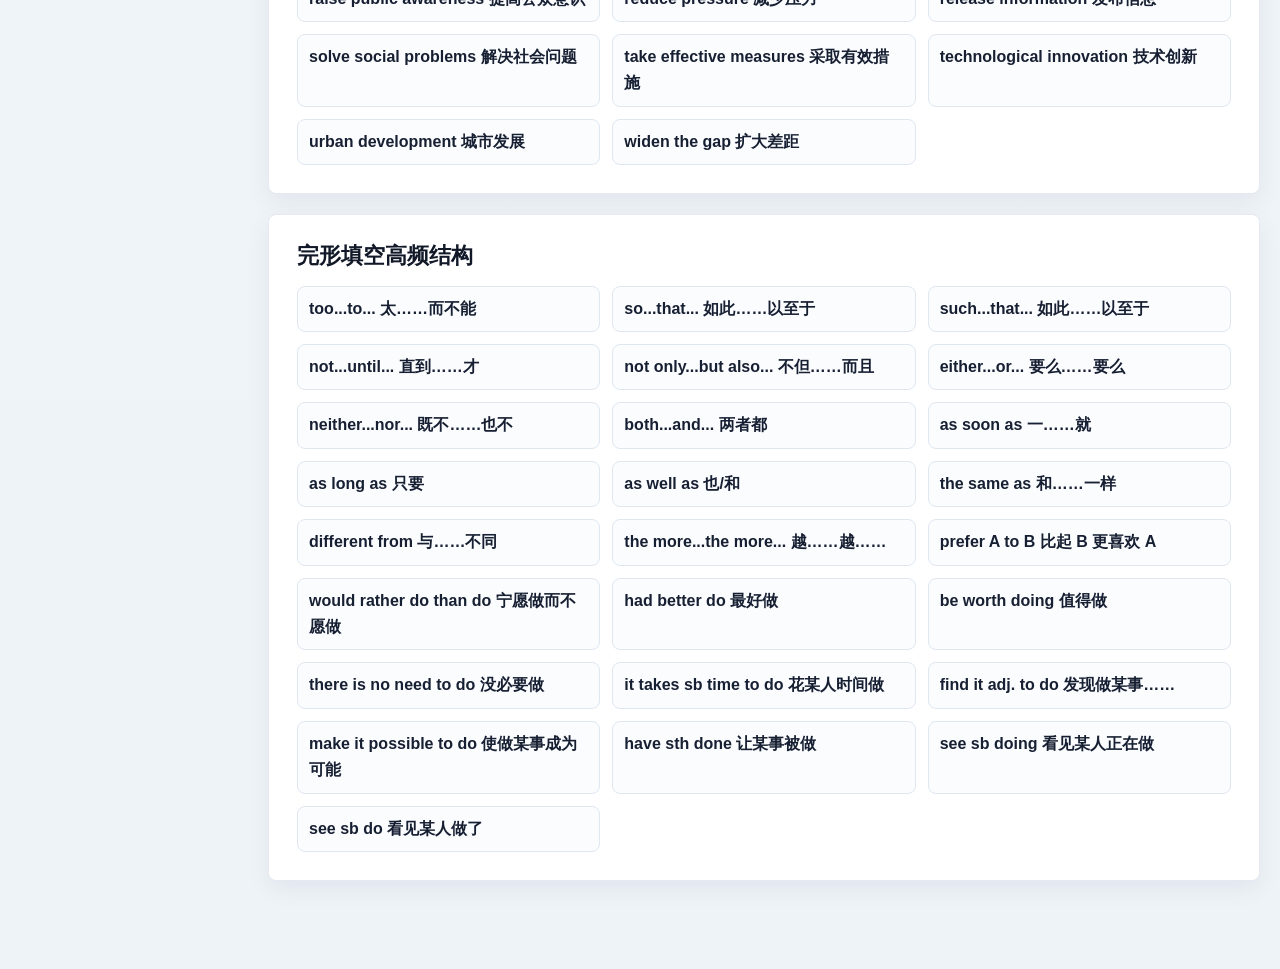
<file: phrases.html>
<!doctype html>
<html lang="zh-CN">
  <head>
    <meta charset="utf-8">
    <meta name="viewport" content="width=device-width, initial-scale=1">
    <title>学位英语冲刺站 | 固定搭配</title>
    <link rel="stylesheet" href="styles.css?v=20260703-03">
  </head>
  <body>
    <header class="topbar">
      <a class="brand" href="index.html">学位英语冲刺站</a>
      <nav class="nav" aria-label="主导航">
        <a href="index.html">首页</a>
        <a href="study.html">学习</a>
        <a href="exercises.html">练习</a>
        <a href="ai.html">AI老师</a>
        <a href="my.html">我的</a>
      </nav>
    </header>
    <main class="layout">
      <section class="page-head">
        <p class="eyebrow">Phrases</p>
        <h1>考试固定搭配总表</h1>
        <p>完形填空、阅读、作文都靠搭配。每天背 10 个，背的时候直接读完整短语。</p>
      </section>

      <section class="grid two">
        <article class="card"><h2>动词 + 介词</h2><div class="phrase-list">
          <span>agree with 同意</span><span>apply for 申请</span><span>arrive at/in 到达</span><span>ask for 请求</span><span>believe in 相信</span><span>belong to 属于</span><span>care about 关心</span><span>come from 来自</span><span>deal with 处理</span><span>depend on 依靠</span><span>dream of 梦想</span><span>hear from 收到来信</span><span>laugh at 嘲笑</span><span>listen to 听</span><span>look after 照顾</span><span>look for 寻找</span><span>look into 调查</span><span>pay for 支付</span><span>prepare for 准备</span><span>refer to 提到/参考</span><span>rely on 依赖</span><span>search for 搜寻</span><span>succeed in 成功做</span><span>talk about 谈论</span><span>think of 想起</span><span>wait for 等待</span><span>worry about 担心</span>
        </div></article>
        <article class="card"><h2>动词 + 副词</h2><div class="phrase-list">
          <span>break down 出故障</span><span>bring up 抚养/提出</span><span>call off 取消</span><span>carry on 继续</span><span>come out 出版/出现</span><span>find out 查明</span><span>give away 赠送/泄露</span><span>give up 放弃</span><span>go on 继续</span><span>grow up 长大</span><span>hand in 上交</span><span>look up 查阅</span><span>pick up 捡起/接人</span><span>put off 推迟</span><span>put on 穿上</span><span>set up 建立</span><span>take off 脱下/起飞</span><span>turn down 拒绝/调低</span><span>turn off 关闭</span><span>turn on 打开</span><span>wake up 醒来</span><span>work out 解决/锻炼</span>
        </div></article>
        <article class="card"><h2>形容词 + 介词</h2><div class="phrase-list">
          <span>be afraid of 害怕</span><span>be angry with 生某人的气</span><span>be busy with 忙于</span><span>be different from 不同于</span><span>be famous for 因……著名</span><span>be full of 充满</span><span>be good at 擅长</span><span>be good for 有益于</span><span>be interested in 感兴趣</span><span>be late for 迟到</span><span>be proud of 自豪</span><span>be ready for 准备好</span><span>be similar to 相似</span><span>be strict with 对人严格</span><span>be surprised at 惊讶</span><span>be tired of 厌倦</span><span>be worried about 担心</span>
        </div></article>
        <article class="card"><h2>考试高频句型</h2><div class="phrase-list">
          <span>be able to do 能够做</span><span>be supposed to do 应该做</span><span>be used to doing 习惯做</span><span>can't help doing 忍不住做</span><span>decide to do 决定做</span><span>enjoy doing 喜欢做</span><span>fail to do 未能做</span><span>finish doing 完成做</span><span>have difficulty doing 做某事有困难</span><span>keep doing 一直做</span><span>look forward to doing 期待做</span><span>make it possible to do 使做某事成为可能</span><span>prevent sb from doing 阻止某人做</span><span>spend time doing 花时间做</span><span>try one's best to do 尽力做</span><span>would like to do 想要做</span>
        </div></article>
      </section>

      <section class="band">
        <h2>作文常用搭配</h2>
        <div class="phrase-list wide">
          <span>as far as I know 据我所知</span><span>as a result 结果</span><span>at the same time 同时</span><span>in my opinion 在我看来</span><span>in other words 换句话说</span><span>in fact 事实上</span><span>in general 总体来说</span><span>in order to 为了</span><span>on the one hand 一方面</span><span>on the other hand 另一方面</span><span>to begin with 首先</span><span>what's more 而且</span><span>above all 最重要的是</span><span>because of 因为</span><span>thanks to 多亏</span><span>instead of 而不是</span><span>according to 根据</span><span>take action 采取行动</span><span>make progress 取得进步</span><span>play an important role 起重要作用</span><span>pay attention to 注意</span><span>make full use of 充分利用</span>
        </div>
      </section>

      <section class="band">
        <h2>动词 + 介词扩展</h2>
        <div class="phrase-list wide">
          <span>account for 解释/占比例</span><span>accuse sb of 指控某人</span><span>adapt to 适应</span><span>add to 增加</span><span>adjust to 调整以适应</span><span>admit to 承认</span><span>aim at 针对/瞄准</span><span>apologize to sb for sth 因某事向某人道歉</span><span>approve of 赞成</span><span>argue with sb about sth 和某人争论某事</span><span>associate with 联系</span><span>benefit from 受益于</span><span>blame sb for sth 因某事责备某人</span><span>borrow sth from sb 向某人借</span><span>combine with 与……结合</span><span>communicate with 与……交流</span><span>compare A with B 比较 A 和 B</span><span>compare A to B 把 A 比作 B</span><span>compete with/against 与……竞争</span><span>concentrate on 专注于</span><span>contribute to 促成/贡献</span><span>cope with 应对</span><span>deal with 处理</span><span>decide on 决定/选定</span><span>devote oneself to 投身于</span><span>differ from 不同于</span><span>distinguish A from B 区分 A 和 B</span><span>divide into 分成</span><span>escape from 逃离</span><span>focus on 集中于</span><span>graduate from 毕业于</span><span>insist on 坚持</span><span>lead to 导致</span><span>learn from 向……学习</span><span>object to 反对</span><span>participate in 参加</span><span>protect from 保护免受</span><span>provide sb with sth 给某人提供某物</span><span>provide sth for sb 为某人提供某物</span><span>recover from 从……恢复</span><span>refer to 提到/参考</span><span>relate to 与……有关</span><span>remind sb of 使某人想起</span><span>result from 由……造成</span><span>result in 导致</span><span>suffer from 遭受</span><span>take part in 参加</span><span>vote for 投票支持</span><span>warn sb of/about 提醒某人</span>
        </div>
      </section>

      <section class="grid two">
        <article class="card"><h2>高频动词短语</h2><div class="phrase-list">
          <span>break out 爆发</span><span>break into 闯入</span><span>break up 分手/解散</span><span>bring about 导致</span><span>bring back 带回/使想起</span><span>bring in 引进/赚得</span><span>call for 要求/需要</span><span>call on 拜访/号召</span><span>carry out 执行</span><span>check in 登记入住</span><span>check out 结账/查看</span><span>come across 偶然遇到</span><span>come true 实现</span><span>come up with 想出</span><span>cut down 砍倒/减少</span><span>cut off 切断</span><span>fall behind 落后</span><span>fall down 摔倒</span><span>fall off 掉下</span><span>get along with 相处</span><span>get away 离开/逃脱</span><span>get back 回来</span><span>get off 下车</span><span>get on 上车/进展</span><span>get over 克服</span><span>get through 通过/接通</span><span>give back 归还</span><span>give in 屈服</span><span>go ahead 继续/前进</span><span>go over 复习</span><span>go through 经历/浏览</span><span>hold on 等一等</span><span>keep away from 远离</span><span>keep on 继续</span><span>keep up with 跟上</span><span>leave out 遗漏</span><span>look down on 看不起</span><span>look forward to 期待</span><span>look over 检查</span><span>look through 浏览</span><span>make up 编造/组成/化妆</span><span>put away 收好</span><span>put down 放下/写下</span><span>put up 张贴/搭建</span><span>run after 追赶</span><span>run away 逃跑</span><span>run out 用完</span><span>set off 出发/引发</span><span>show up 出现</span><span>take after 像</span><span>take away 拿走</span><span>take over 接管</span><span>think over 仔细考虑</span><span>try on 试穿</span><span>turn into 变成</span>
        </div></article>

        <article class="card"><h2>动词 + 名词搭配</h2><div class="phrase-list">
          <span>achieve a goal 实现目标</span><span>achieve success 获得成功</span><span>break the law 违法</span><span>break the record 打破纪录</span><span>catch a cold 感冒</span><span>change one's mind 改变主意</span><span>do business 做生意</span><span>do exercise 做锻炼</span><span>do harm 造成伤害</span><span>do one's best 尽力</span><span>draw a conclusion 得出结论</span><span>face a challenge 面对挑战</span><span>gain experience 获得经验</span><span>give advice 给建议</span><span>give an example 举例</span><span>have a chance 有机会</span><span>have a discussion 讨论</span><span>have an effect 有影响</span><span>keep a balance 保持平衡</span><span>keep a promise 遵守承诺</span><span>make a choice 做选择</span><span>make a contribution 做贡献</span><span>make a difference 产生影响</span><span>make a plan 制定计划</span><span>make a suggestion 提建议</span><span>make an effort 努力</span><span>make friends 交朋友</span><span>make sense 有意义/讲得通</span><span>meet a need 满足需求</span><span>miss a chance 错过机会</span><span>pay a visit 访问</span><span>play a role 起作用</span><span>raise a question 提出问题</span><span>reach an agreement 达成一致</span><span>reach a conclusion 得出结论</span><span>save energy 节约能源</span><span>save time 节省时间</span><span>set a goal 设定目标</span><span>solve a problem 解决问题</span><span>take action 采取行动</span><span>take advantage of 利用</span><span>take notes 记笔记</span><span>take responsibility 承担责任</span><span>tell the truth 说实话</span><span>waste time 浪费时间</span>
        </div></article>
      </section>

      <section class="grid two">
        <article class="card"><h2>形容词 + 介词扩展</h2><div class="phrase-list">
          <span>be absent from 缺席</span><span>be accustomed to 习惯于</span><span>be aware of 意识到</span><span>be based on 基于</span><span>be capable of 有能力</span><span>be certain about 确信</span><span>be concerned about 担心/关注</span><span>be connected with 与……有关</span><span>be dependent on 依赖</span><span>be equal to 等于/胜任</span><span>be familiar with 熟悉</span><span>be fit for 适合</span><span>be grateful to sb for sth 感谢某人</span><span>be harmful to 对……有害</span><span>be independent of 独立于</span><span>be known as 作为……出名</span><span>be known for 因……出名</span><span>be popular with 受……欢迎</span><span>be related to 与……相关</span><span>be responsible for 负责</span><span>be satisfied with 满意</span><span>be sensitive to 对……敏感</span><span>be short of 缺少</span><span>be suitable for 适合</span><span>be thankful to 感谢</span><span>be true of 适用于</span><span>be unaware of 没意识到</span><span>be useful for 对……有用</span><span>be worthy of 值得</span><span>be wrong with 有毛病</span>
        </div></article>

        <article class="card"><h2>名词 + 介词</h2><div class="phrase-list">
          <span>access to 接近/使用</span><span>advantage over 优势</span><span>answer to ……的答案</span><span>attitude to/toward 对……态度</span><span>cause of ……的原因</span><span>connection between ……之间的联系</span><span>damage to 对……损害</span><span>demand for 对……的需求</span><span>difference between ……之间的差异</span><span>effect on 对……的影响</span><span>example of ……的例子</span><span>experience in ……方面经验</span><span>increase in ……的增加</span><span>influence on 对……的影响</span><span>interest in 对……的兴趣</span><span>lack of 缺乏</span><span>method of ……的方法</span><span>need for 对……的需要</span><span>opportunity for ……的机会</span><span>reason for ……的原因</span><span>relationship between ……之间的关系</span><span>reply to 对……的回复</span><span>request for 对……的请求</span><span>rise in ……的上升</span><span>solution to ……的解决办法</span><span>threat to 对……的威胁</span><span>way of ……的方式</span>
        </div></article>
      </section>

      <section class="band">
        <h2>核心动词框架：make / take / get / give / have / do / keep</h2>
        <div class="phrase-list wide">
          <span>make use of 利用</span><span>make sure 确保</span><span>make up one's mind 下定决心</span><span>make room for 为……腾地方</span><span>make progress in 在……取得进步</span><span>make an impression 留下印象</span><span>take care of 照顾</span><span>take place 发生</span><span>take part in 参加</span><span>take pride in 以……自豪</span><span>take charge of 负责</span><span>take into account 考虑</span><span>take it easy 放轻松</span><span>get ready for 准备</span><span>get used to 习惯于</span><span>get rid of 摆脱</span><span>get in touch with 联系</span><span>get into trouble 陷入麻烦</span><span>get access to 获得使用权</span><span>give rise to 引起</span><span>give birth to 生育/产生</span><span>give way to 让步</span><span>give sb a hand 帮某人一把</span><span>have access to 有机会使用</span><span>have an influence on 对……有影响</span><span>have trouble doing 做某事有困难</span><span>have no choice but to do 别无选择只能做</span><span>do research 做研究</span><span>do damage to 对……造成损害</span><span>do good to 对……有益</span><span>keep in mind 记住</span><span>keep in touch with 保持联系</span><span>keep pace with 跟上</span><span>keep sb from doing 阻止某人做</span>
        </div>
      </section>

      <section class="band">
        <h2>写作连接和观点表达</h2>
        <div class="phrase-list wide">
          <span>first of all 首先</span><span>in the first place 首先</span><span>to start with 首先</span><span>more importantly 更重要的是</span><span>in addition 此外</span><span>besides 此外</span><span>moreover 此外</span><span>furthermore 此外</span><span>in contrast 相比之下</span><span>by contrast 相比之下</span><span>on the contrary 相反</span><span>nevertheless 然而</span><span>therefore 因此</span><span>thus 因此</span><span>consequently 因此</span><span>for this reason 因此</span><span>as a consequence 结果</span><span>generally speaking 一般来说</span><span>as is known to all 众所周知</span><span>from my point of view 在我看来</span><span>as far as I am concerned 就我而言</span><span>it is obvious that 很明显</span><span>there is no doubt that 毫无疑问</span><span>it is widely believed that 人们普遍认为</span><span>it is necessary to do 有必要做</span><span>it is important for sb to do 对某人来说做某事重要</span><span>the reason why...is that ……的原因是</span><span>that is to say 也就是说</span><span>for example 例如</span><span>for instance 例如</span><span>such as 例如</span><span>in conclusion 总之</span><span>to sum up 总之</span><span>all in all 总而言之</span>
        </div>
      </section>

      <section class="band">
        <h2>阅读和六级/雅思常见学术搭配</h2>
        <div class="phrase-list wide">
          <span>academic performance 学业表现</span><span>achieve sustainable development 实现可持续发展</span><span>address a problem 处理问题</span><span>adopt a policy 采取政策</span><span>allocate resources 分配资源</span><span>analyse data 分析数据</span><span>arouse public concern 引起公众关注</span><span>balance work and life 平衡工作和生活</span><span>boost economic growth 促进经济增长</span><span>cause serious damage 造成严重损害</span><span>conduct a survey 进行调查</span><span>create opportunities 创造机会</span><span>develop a strategy 制定策略</span><span>draw public attention 引起公众注意</span><span>enhance efficiency 提高效率</span><span>ensure safety 确保安全</span><span>environmental protection 环境保护</span><span>face fierce competition 面对激烈竞争</span><span>improve living standards 提高生活水平</span><span>increase awareness 提高意识</span><span>maintain social stability 维护社会稳定</span><span>meet the demand 满足需求</span><span>promote education 促进教育</span><span>protect cultural heritage 保护文化遗产</span><span>raise public awareness 提高公众意识</span><span>reduce pressure 减少压力</span><span>release information 发布信息</span><span>solve social problems 解决社会问题</span><span>take effective measures 采取有效措施</span><span>technological innovation 技术创新</span><span>urban development 城市发展</span><span>widen the gap 扩大差距</span>
        </div>
      </section>

      <section class="band">
        <h2>完形填空高频结构</h2>
        <div class="phrase-list wide">
          <span>too...to... 太……而不能</span><span>so...that... 如此……以至于</span><span>such...that... 如此……以至于</span><span>not...until... 直到……才</span><span>not only...but also... 不但……而且</span><span>either...or... 要么……要么</span><span>neither...nor... 既不……也不</span><span>both...and... 两者都</span><span>as soon as 一……就</span><span>as long as 只要</span><span>as well as 也/和</span><span>the same as 和……一样</span><span>different from 与……不同</span><span>the more...the more... 越……越……</span><span>prefer A to B 比起 B 更喜欢 A</span><span>would rather do than do 宁愿做而不愿做</span><span>had better do 最好做</span><span>be worth doing 值得做</span><span>there is no need to do 没必要做</span><span>it takes sb time to do 花某人时间做</span><span>find it adj. to do 发现做某事……</span><span>make it possible to do 使做某事成为可能</span><span>have sth done 让某事被做</span><span>see sb doing 看见某人正在做</span><span>see sb do 看见某人做了</span>
        </div>
      </section>
    </main>
    <script src="study-lab.js?v=20260703-03"></script>
    <script src="app-shell.js?v=20260703-03"></script>
  </body>
</html>
</file>
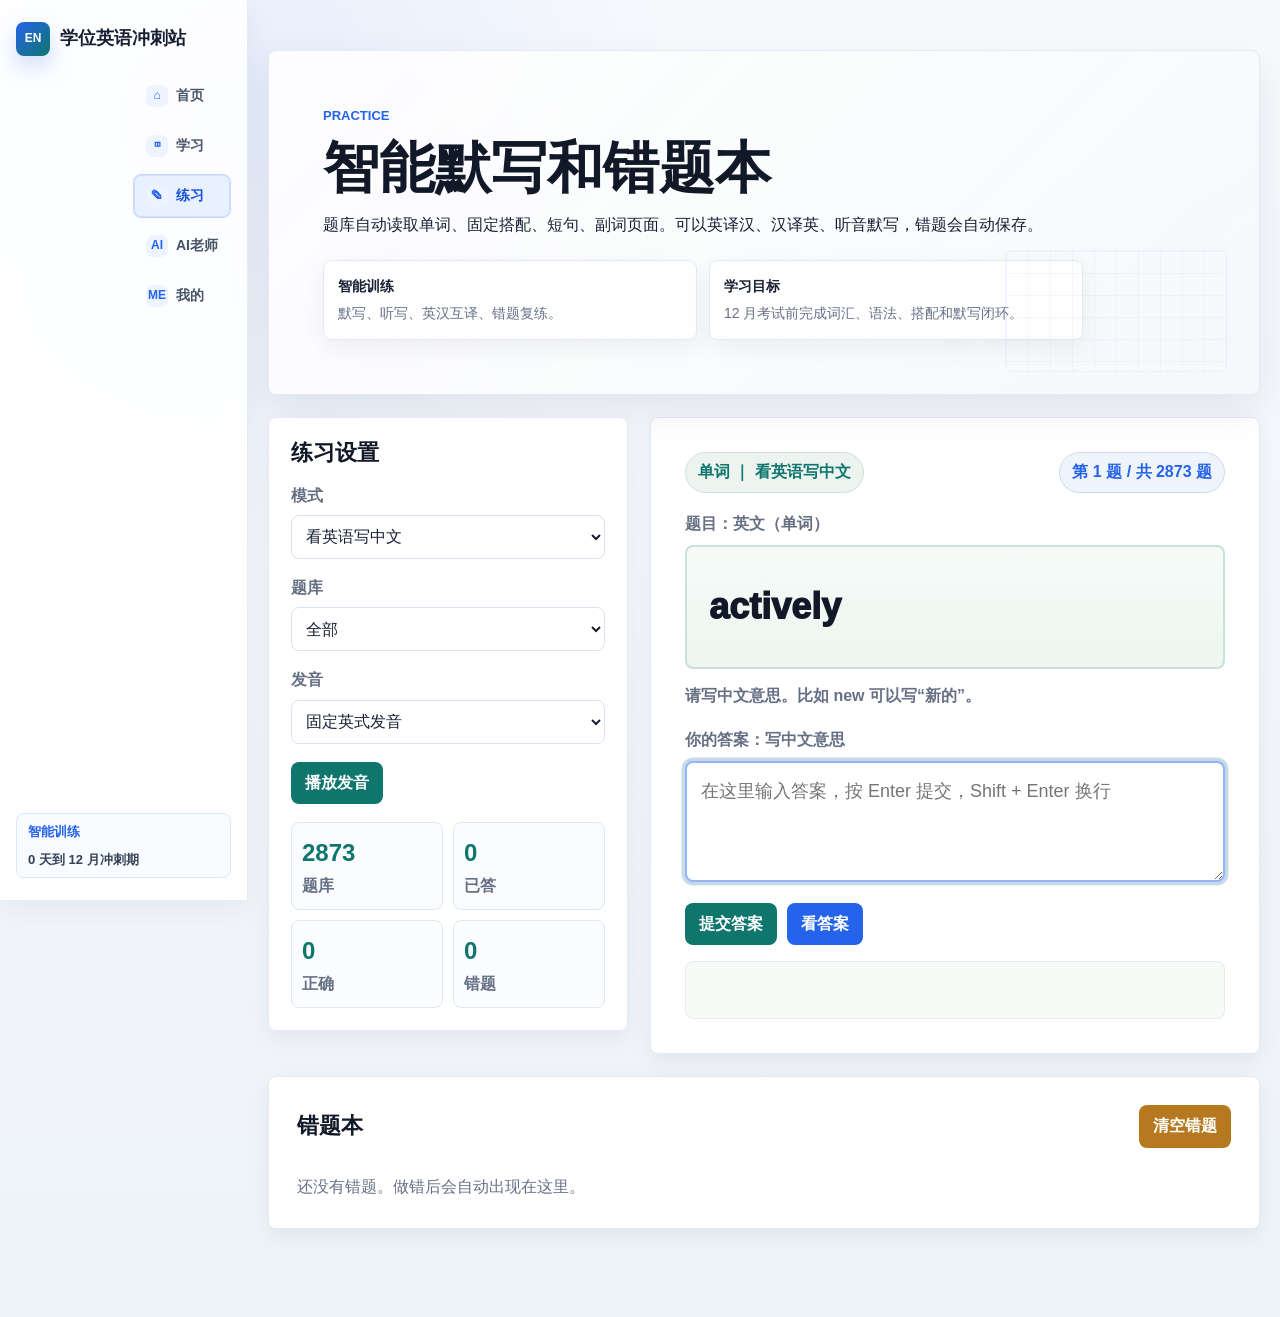
<file: practice.html>
<!doctype html>
<html lang="zh-CN">
  <head>
    <meta charset="utf-8">
    <meta name="viewport" content="width=device-width, initial-scale=1">
    <title>学位英语冲刺站 | 智能练习</title>
    <link rel="stylesheet" href="styles.css?v=20260703-03">
  </head>
  <body>
    <header class="topbar">
      <a class="brand" href="index.html">学位英语冲刺站</a>
      <nav class="nav" aria-label="主导航">
        <a href="index.html">首页</a>
        <a href="study.html">学习</a>
        <a href="exercises.html">练习</a>
        <a href="ai.html">AI老师</a>
        <a href="my.html">我的</a>
      </nav>
    </header>

    <main class="layout">
      <section class="page-head">
        <p class="eyebrow">Practice</p>
        <h1>智能默写和错题本</h1>
        <p>题库自动读取单词、固定搭配、短句、副词页面。可以英译汉、汉译英、听音默写，错题会自动保存。</p>
      </section>

      <section class="practice-shell">
        <aside class="practice-panel">
          <h2>练习设置</h2>
          <label class="field-label" for="modeSelect">模式</label>
          <select id="modeSelect">
            <option value="en-cn">看英语写中文</option>
            <option value="cn-en">看中文写英语</option>
            <option value="dictation">听音默写英语</option>
            <option value="wrong">只练错题</option>
          </select>

          <label class="field-label" for="bankSelect">题库</label>
          <select id="bankSelect">
            <option value="all">全部</option>
            <option value="words">单词</option>
            <option value="phrases">固定搭配</option>
            <option value="sentences">短句</option>
            <option value="adverbs">副词</option>
          </select>

          <label class="field-label" for="voiceSelect">发音</label>
          <select id="voiceSelect">
            <option value="">固定英式发音</option>
          </select>

          <div class="practice-actions">
            <button id="speakBtn" type="button">播放发音</button>
          </div>

          <div class="stats-grid">
            <div><strong id="totalCount">0</strong><span>题库</span></div>
            <div><strong id="doneCount">0</strong><span>已答</span></div>
            <div><strong id="correctCount">0</strong><span>正确</span></div>
            <div><strong id="wrongCount">0</strong><span>错题</span></div>
          </div>
        </aside>

        <section class="quiz-card">
          <div class="quiz-meta">
            <span id="sourceTag">加载中</span>
            <span id="progressTag">0 / 0</span>
          </div>
          <div class="question-block">
            <div id="questionLabel" class="block-label">题目</div>
            <div id="promptText" class="prompt-text">正在读取题库...</div>
          </div>
          <div id="hintText" class="hint-text"></div>
          <label id="answerLabel" class="answer-label" for="answerInput">你的答案</label>
          <textarea id="answerInput" rows="3" placeholder="在这里输入答案，按 Enter 提交，Shift + Enter 换行"></textarea>
          <div class="answer-row">
            <button id="checkBtn" type="button">提交答案</button>
            <button id="showBtn" type="button">看答案</button>
            <button id="nextBtn" type="button">下一题</button>
            <button id="markBtn" type="button">加入错题</button>
          </div>
          <div id="feedback" class="feedback" aria-live="polite"></div>
        </section>
      </section>

      <section class="band">
        <div class="section-title-row">
          <h2>错题本</h2>
          <button id="clearWrongBtn" type="button" class="quiet-btn">清空错题</button>
        </div>
        <div id="wrongList" class="wrong-list"></div>
      </section>
    </main>

    <script src="practice.js?v=20260703-03"></script>
    <script src="app-shell.js?v=20260703-03"></script>
  </body>
</html>
</file>
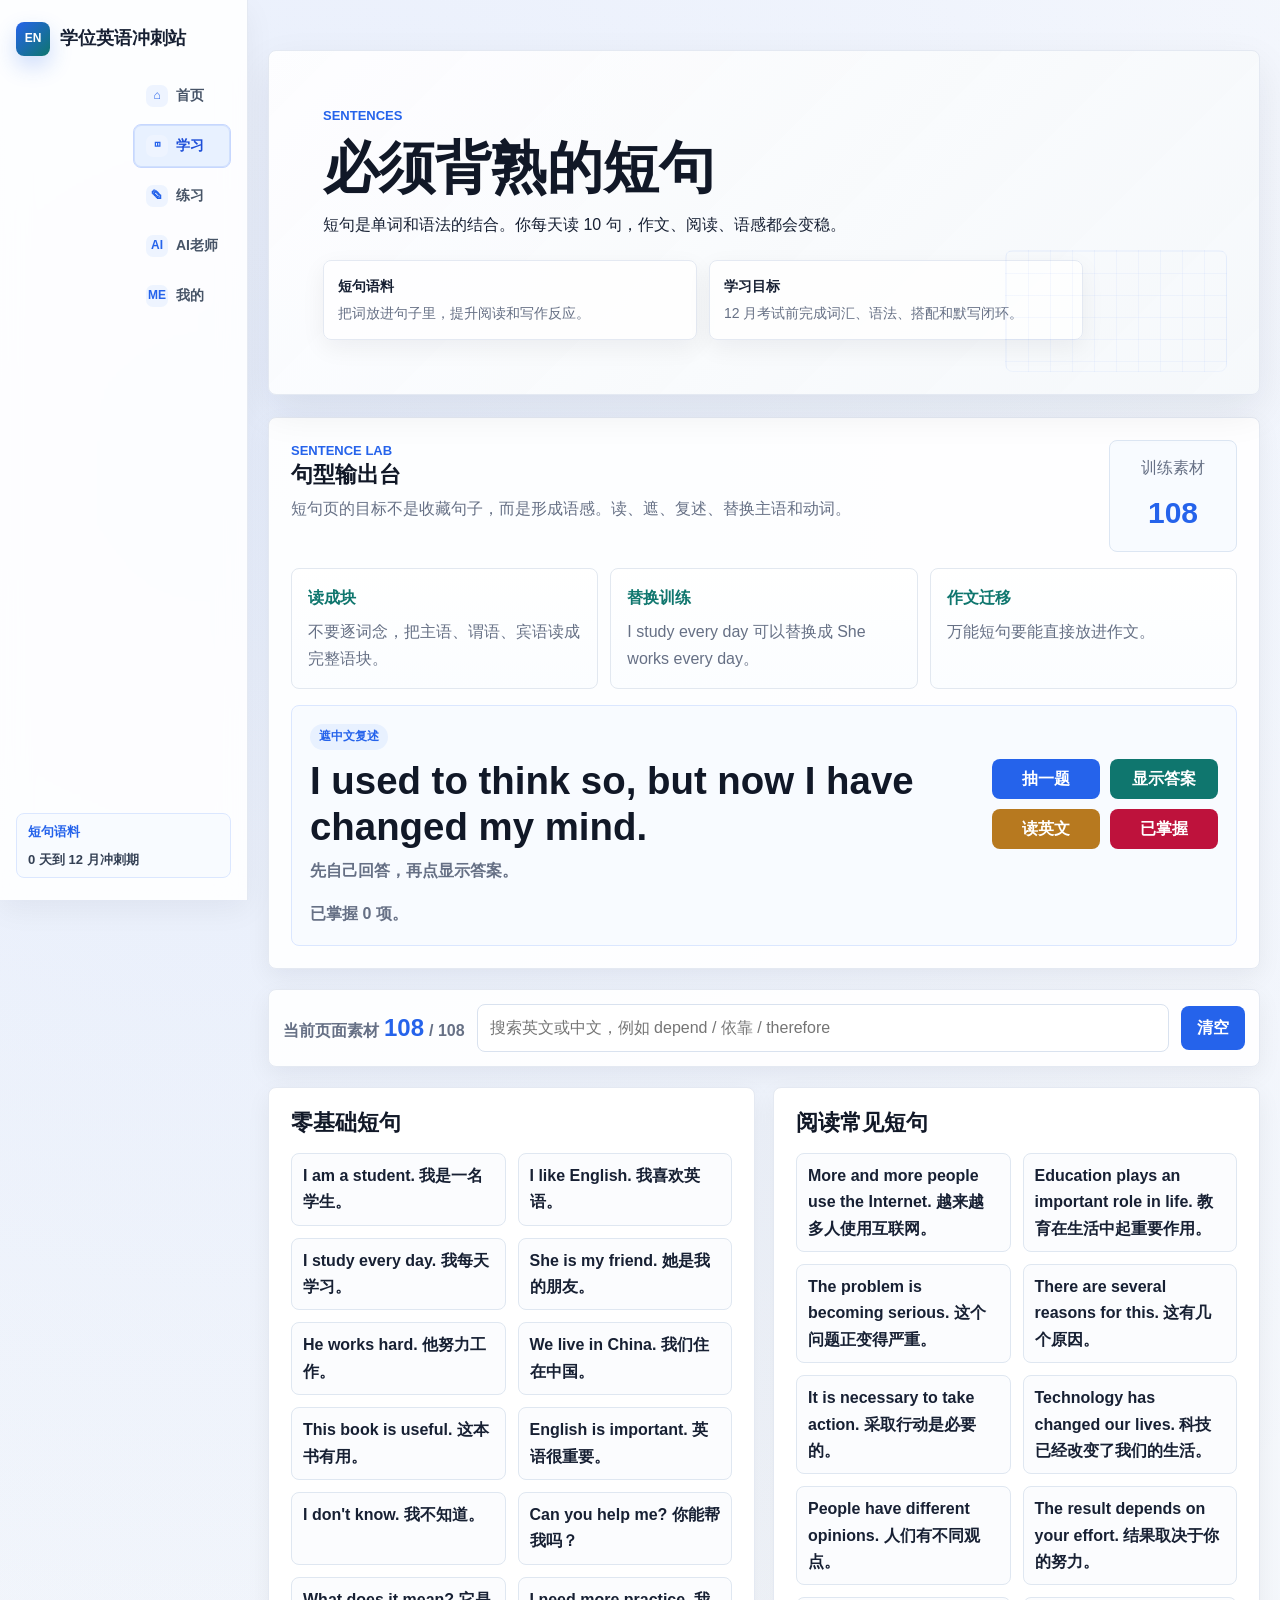
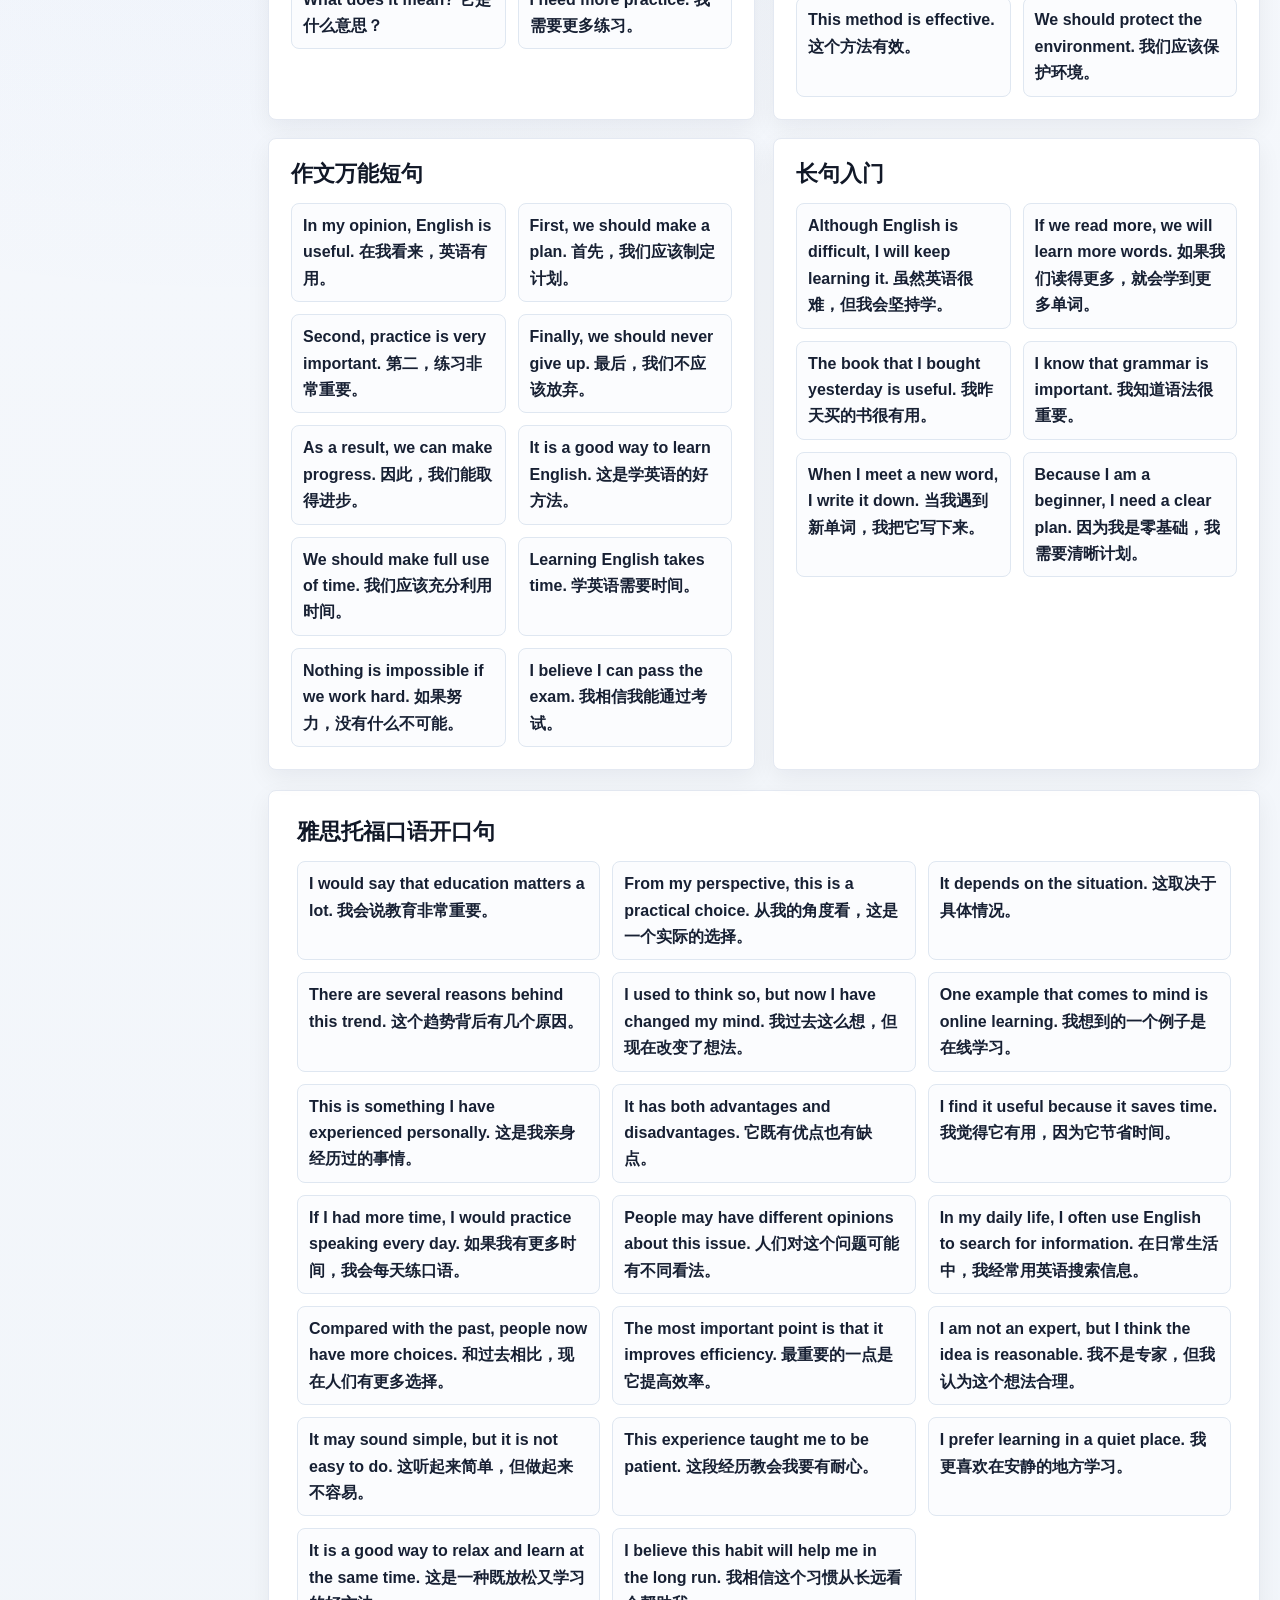
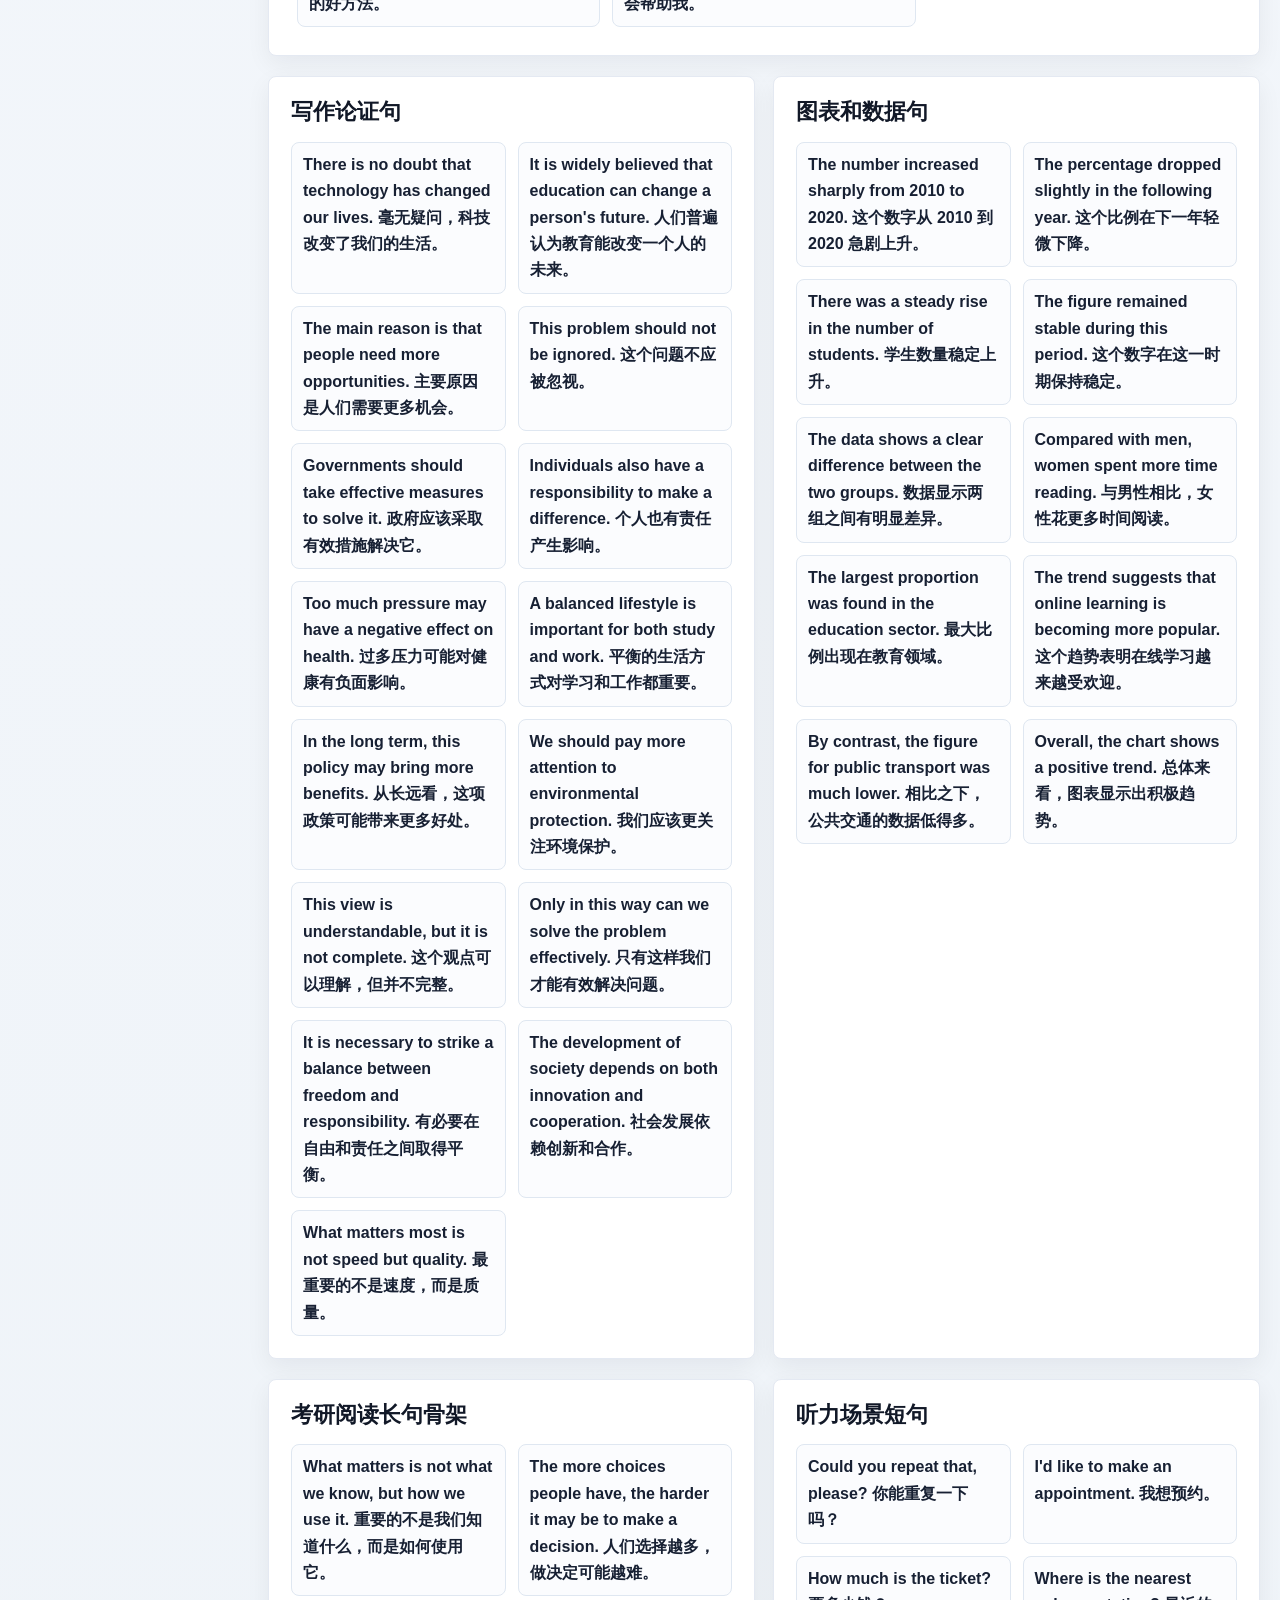
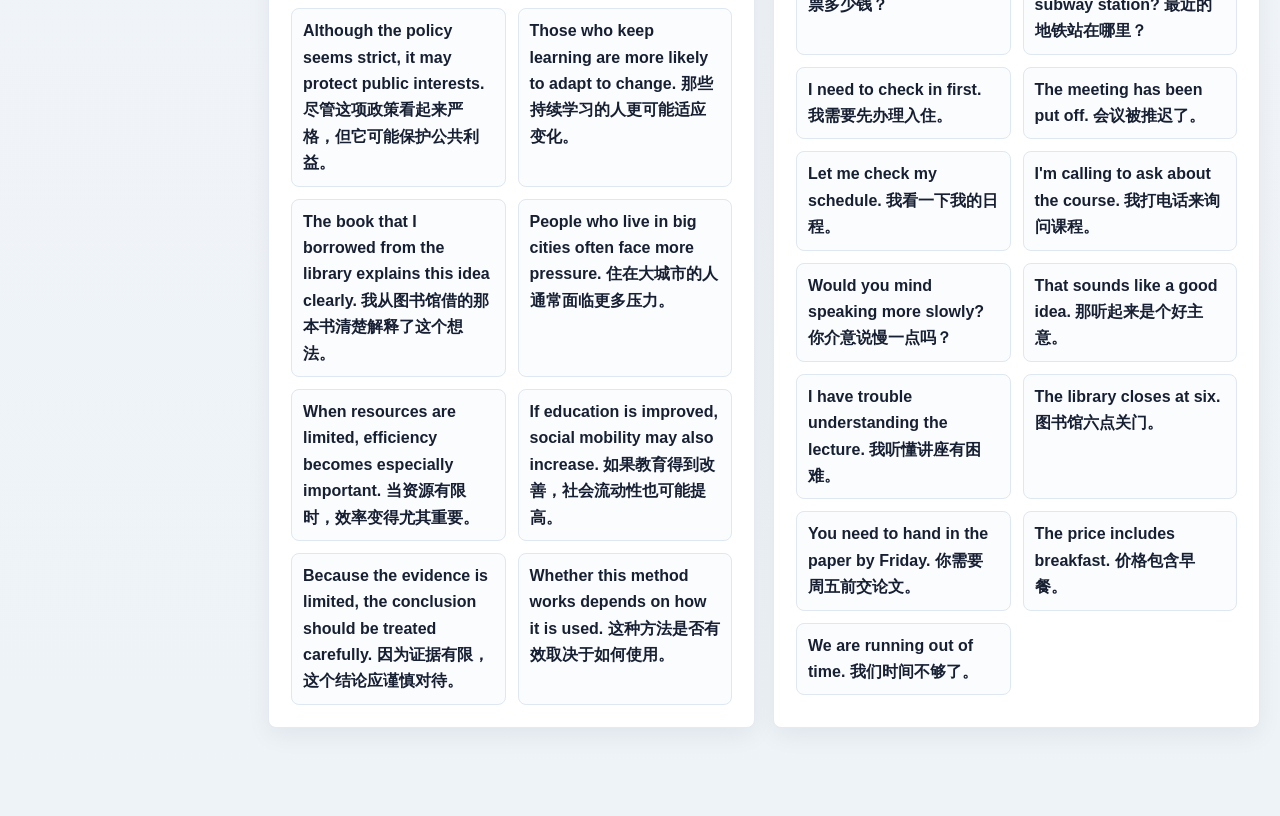
<file: sentences.html>
<!doctype html>
<html lang="zh-CN">
  <head>
    <meta charset="utf-8">
    <meta name="viewport" content="width=device-width, initial-scale=1">
    <title>学位英语冲刺站 | 短句</title>
    <link rel="stylesheet" href="styles.css?v=20260703-03">
  </head>
  <body>
    <header class="topbar">
      <a class="brand" href="index.html">学位英语冲刺站</a>
      <nav class="nav" aria-label="主导航">
        <a href="index.html">首页</a>
        <a href="study.html">学习</a>
        <a href="exercises.html">练习</a>
        <a href="ai.html">AI老师</a>
        <a href="my.html">我的</a>
      </nav>
    </header>
    <main class="layout">
      <section class="page-head">
        <p class="eyebrow">Sentences</p>
        <h1>必须背熟的短句</h1>
        <p>短句是单词和语法的结合。你每天读 10 句，作文、阅读、语感都会变稳。</p>
      </section>
      <section class="grid two">
        <article class="card"><h2>零基础短句</h2><div class="phrase-list">
          <span>I am a student. 我是一名学生。</span><span>I like English. 我喜欢英语。</span><span>I study every day. 我每天学习。</span><span>She is my friend. 她是我的朋友。</span><span>He works hard. 他努力工作。</span><span>We live in China. 我们住在中国。</span><span>This book is useful. 这本书有用。</span><span>English is important. 英语很重要。</span><span>I don't know. 我不知道。</span><span>Can you help me? 你能帮我吗？</span><span>What does it mean? 它是什么意思？</span><span>I need more practice. 我需要更多练习。</span>
        </div></article>
        <article class="card"><h2>阅读常见短句</h2><div class="phrase-list">
          <span>More and more people use the Internet. 越来越多人使用互联网。</span><span>Education plays an important role in life. 教育在生活中起重要作用。</span><span>The problem is becoming serious. 这个问题正变得严重。</span><span>There are several reasons for this. 这有几个原因。</span><span>It is necessary to take action. 采取行动是必要的。</span><span>Technology has changed our lives. 科技已经改变了我们的生活。</span><span>People have different opinions. 人们有不同观点。</span><span>The result depends on your effort. 结果取决于你的努力。</span><span>This method is effective. 这个方法有效。</span><span>We should protect the environment. 我们应该保护环境。</span>
        </div></article>
        <article class="card"><h2>作文万能短句</h2><div class="phrase-list">
          <span>In my opinion, English is useful. 在我看来，英语有用。</span><span>First, we should make a plan. 首先，我们应该制定计划。</span><span>Second, practice is very important. 第二，练习非常重要。</span><span>Finally, we should never give up. 最后，我们不应该放弃。</span><span>As a result, we can make progress. 因此，我们能取得进步。</span><span>It is a good way to learn English. 这是学英语的好方法。</span><span>We should make full use of time. 我们应该充分利用时间。</span><span>Learning English takes time. 学英语需要时间。</span><span>Nothing is impossible if we work hard. 如果努力，没有什么不可能。</span><span>I believe I can pass the exam. 我相信我能通过考试。</span>
        </div></article>
        <article class="card"><h2>长句入门</h2><div class="phrase-list">
          <span>Although English is difficult, I will keep learning it. 虽然英语很难，但我会坚持学。</span><span>If we read more, we will learn more words. 如果我们读得更多，就会学到更多单词。</span><span>The book that I bought yesterday is useful. 我昨天买的书很有用。</span><span>I know that grammar is important. 我知道语法很重要。</span><span>When I meet a new word, I write it down. 当我遇到新单词，我把它写下来。</span><span>Because I am a beginner, I need a clear plan. 因为我是零基础，我需要清晰计划。</span>
        </div></article>
      </section>

      <section class="band">
        <h2>雅思托福口语开口句</h2>
        <div class="phrase-list wide">
          <span>I would say that education matters a lot. 我会说教育非常重要。</span><span>From my perspective, this is a practical choice. 从我的角度看，这是一个实际的选择。</span><span>It depends on the situation. 这取决于具体情况。</span><span>There are several reasons behind this trend. 这个趋势背后有几个原因。</span><span>I used to think so, but now I have changed my mind. 我过去这么想，但现在改变了想法。</span><span>One example that comes to mind is online learning. 我想到的一个例子是在线学习。</span><span>This is something I have experienced personally. 这是我亲身经历过的事情。</span><span>It has both advantages and disadvantages. 它既有优点也有缺点。</span><span>I find it useful because it saves time. 我觉得它有用，因为它节省时间。</span><span>If I had more time, I would practice speaking every day. 如果我有更多时间，我会每天练口语。</span><span>People may have different opinions about this issue. 人们对这个问题可能有不同看法。</span><span>In my daily life, I often use English to search for information. 在日常生活中，我经常用英语搜索信息。</span><span>Compared with the past, people now have more choices. 和过去相比，现在人们有更多选择。</span><span>The most important point is that it improves efficiency. 最重要的一点是它提高效率。</span><span>I am not an expert, but I think the idea is reasonable. 我不是专家，但我认为这个想法合理。</span><span>It may sound simple, but it is not easy to do. 这听起来简单，但做起来不容易。</span><span>This experience taught me to be patient. 这段经历教会我要有耐心。</span><span>I prefer learning in a quiet place. 我更喜欢在安静的地方学习。</span><span>It is a good way to relax and learn at the same time. 这是一种既放松又学习的好方法。</span><span>I believe this habit will help me in the long run. 我相信这个习惯从长远看会帮助我。</span>
        </div>
      </section>

      <section class="grid two">
        <article class="card"><h2>写作论证句</h2><div class="phrase-list">
          <span>There is no doubt that technology has changed our lives. 毫无疑问，科技改变了我们的生活。</span><span>It is widely believed that education can change a person's future. 人们普遍认为教育能改变一个人的未来。</span><span>The main reason is that people need more opportunities. 主要原因是人们需要更多机会。</span><span>This problem should not be ignored. 这个问题不应被忽视。</span><span>Governments should take effective measures to solve it. 政府应该采取有效措施解决它。</span><span>Individuals also have a responsibility to make a difference. 个人也有责任产生影响。</span><span>Too much pressure may have a negative effect on health. 过多压力可能对健康有负面影响。</span><span>A balanced lifestyle is important for both study and work. 平衡的生活方式对学习和工作都重要。</span><span>In the long term, this policy may bring more benefits. 从长远看，这项政策可能带来更多好处。</span><span>We should pay more attention to environmental protection. 我们应该更关注环境保护。</span><span>This view is understandable, but it is not complete. 这个观点可以理解，但并不完整。</span><span>Only in this way can we solve the problem effectively. 只有这样我们才能有效解决问题。</span><span>It is necessary to strike a balance between freedom and responsibility. 有必要在自由和责任之间取得平衡。</span><span>The development of society depends on both innovation and cooperation. 社会发展依赖创新和合作。</span><span>What matters most is not speed but quality. 最重要的不是速度，而是质量。</span>
        </div></article>

        <article class="card"><h2>图表和数据句</h2><div class="phrase-list">
          <span>The number increased sharply from 2010 to 2020. 这个数字从 2010 到 2020 急剧上升。</span><span>The percentage dropped slightly in the following year. 这个比例在下一年轻微下降。</span><span>There was a steady rise in the number of students. 学生数量稳定上升。</span><span>The figure remained stable during this period. 这个数字在这一时期保持稳定。</span><span>The data shows a clear difference between the two groups. 数据显示两组之间有明显差异。</span><span>Compared with men, women spent more time reading. 与男性相比，女性花更多时间阅读。</span><span>The largest proportion was found in the education sector. 最大比例出现在教育领域。</span><span>The trend suggests that online learning is becoming more popular. 这个趋势表明在线学习越来越受欢迎。</span><span>By contrast, the figure for public transport was much lower. 相比之下，公共交通的数据低得多。</span><span>Overall, the chart shows a positive trend. 总体来看，图表显示出积极趋势。</span>
        </div></article>
      </section>

      <section class="grid two">
        <article class="card"><h2>考研阅读长句骨架</h2><div class="phrase-list">
          <span>What matters is not what we know, but how we use it. 重要的不是我们知道什么，而是如何使用它。</span><span>The more choices people have, the harder it may be to make a decision. 人们选择越多，做决定可能越难。</span><span>Although the policy seems strict, it may protect public interests. 尽管这项政策看起来严格，但它可能保护公共利益。</span><span>Those who keep learning are more likely to adapt to change. 那些持续学习的人更可能适应变化。</span><span>The book that I borrowed from the library explains this idea clearly. 我从图书馆借的那本书清楚解释了这个想法。</span><span>People who live in big cities often face more pressure. 住在大城市的人通常面临更多压力。</span><span>When resources are limited, efficiency becomes especially important. 当资源有限时，效率变得尤其重要。</span><span>If education is improved, social mobility may also increase. 如果教育得到改善，社会流动性也可能提高。</span><span>Because the evidence is limited, the conclusion should be treated carefully. 因为证据有限，这个结论应谨慎对待。</span><span>Whether this method works depends on how it is used. 这种方法是否有效取决于如何使用。</span>
        </div></article>

        <article class="card"><h2>听力场景短句</h2><div class="phrase-list">
          <span>Could you repeat that, please? 你能重复一下吗？</span><span>I'd like to make an appointment. 我想预约。</span><span>How much is the ticket? 票多少钱？</span><span>Where is the nearest subway station? 最近的地铁站在哪里？</span><span>I need to check in first. 我需要先办理入住。</span><span>The meeting has been put off. 会议被推迟了。</span><span>Let me check my schedule. 我看一下我的日程。</span><span>I'm calling to ask about the course. 我打电话来询问课程。</span><span>Would you mind speaking more slowly? 你介意说慢一点吗？</span><span>That sounds like a good idea. 那听起来是个好主意。</span><span>I have trouble understanding the lecture. 我听懂讲座有困难。</span><span>The library closes at six. 图书馆六点关门。</span><span>You need to hand in the paper by Friday. 你需要周五前交论文。</span><span>The price includes breakfast. 价格包含早餐。</span><span>We are running out of time. 我们时间不够了。</span>
        </div></article>
      </section>
    </main>
    <script src="study-lab.js?v=20260703-03"></script>
    <script src="app-shell.js?v=20260703-03"></script>
  </body>
</html>
</file>
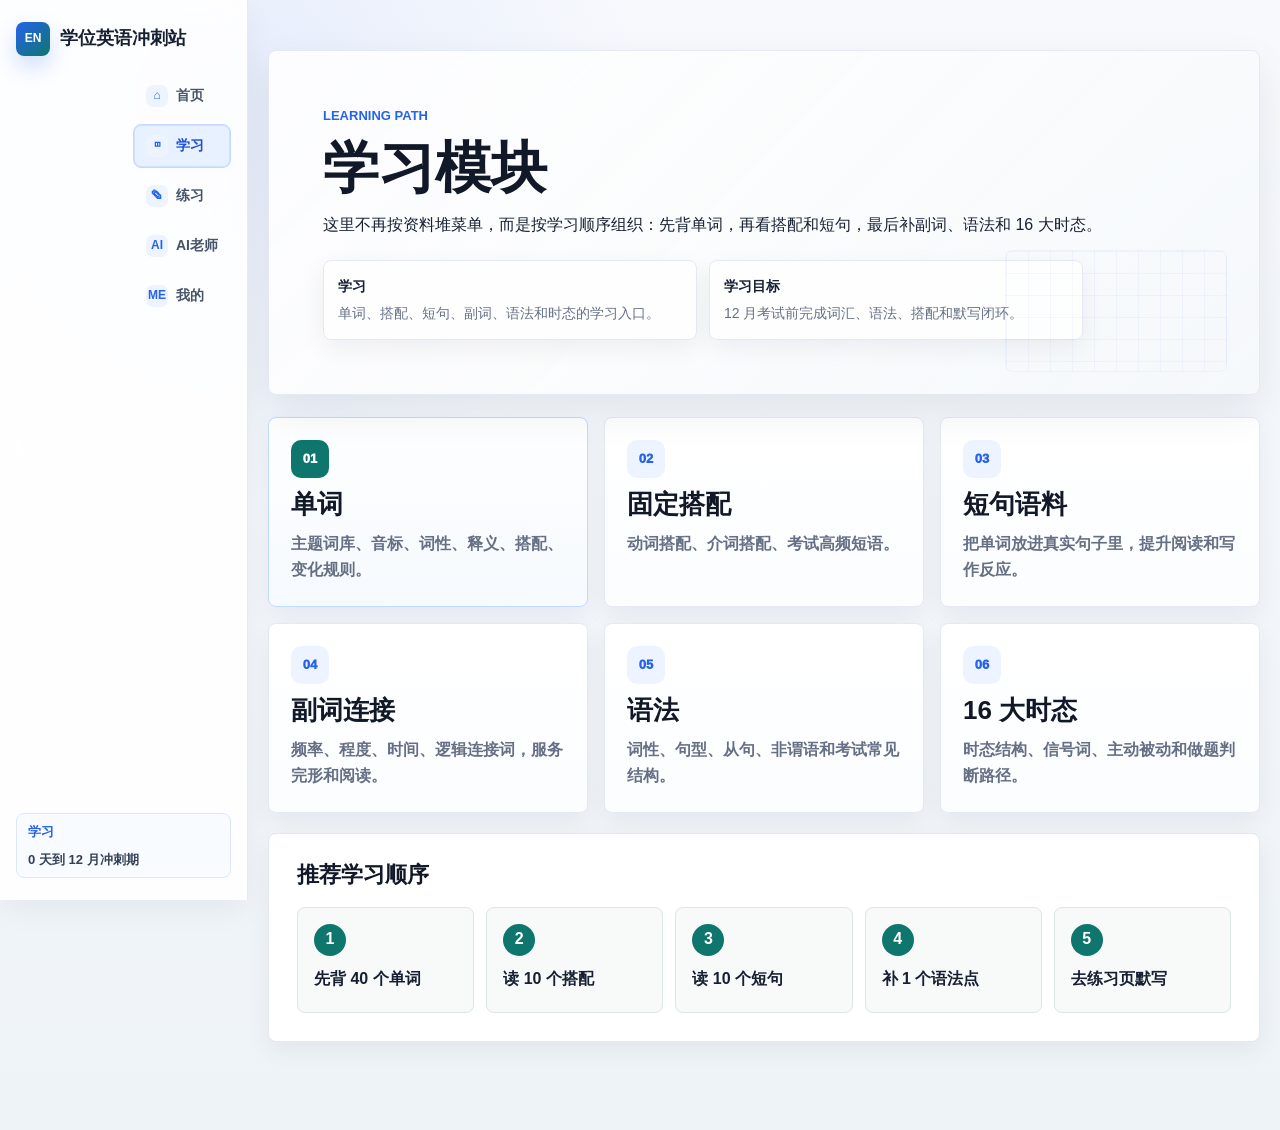
<file: study.html>
<!doctype html>
<html lang="zh-CN">
  <head>
    <meta charset="utf-8">
    <meta name="viewport" content="width=device-width, initial-scale=1">
    <title>学位英语冲刺站 | 学习</title>
    <link rel="stylesheet" href="styles.css?v=20260703-03">
  </head>
  <body>
    <header class="topbar">
      <a class="brand" href="index.html">学位英语冲刺站</a>
      <nav class="nav" aria-label="主导航">
        <a href="index.html">首页</a>
        <a href="study.html">学习</a>
        <a href="exercises.html">练习</a>
        <a href="ai.html">AI老师</a>
        <a href="my.html">我的</a>
      </nav>
    </header>

    <main class="layout">
      <section class="page-head">
        <p class="eyebrow">Learning Path</p>
        <h1>学习模块</h1>
        <p>这里不再按资料堆菜单，而是按学习顺序组织：先背单词，再看搭配和短句，最后补副词、语法和 16 大时态。</p>
      </section>

      <section class="module-grid" aria-label="学习模块">
        <a class="module-card primary" href="words.html">
          <span>01</span>
          <strong>单词</strong>
          <p>主题词库、音标、词性、释义、搭配、变化规则。</p>
        </a>
        <a class="module-card" href="phrases.html">
          <span>02</span>
          <strong>固定搭配</strong>
          <p>动词搭配、介词搭配、考试高频短语。</p>
        </a>
        <a class="module-card" href="sentences.html">
          <span>03</span>
          <strong>短句语料</strong>
          <p>把单词放进真实句子里，提升阅读和写作反应。</p>
        </a>
        <a class="module-card" href="adverbs.html">
          <span>04</span>
          <strong>副词连接</strong>
          <p>频率、程度、时间、逻辑连接词，服务完形和阅读。</p>
        </a>
        <a class="module-card" href="grammar.html">
          <span>05</span>
          <strong>语法</strong>
          <p>词性、句型、从句、非谓语和考试常见结构。</p>
        </a>
        <a class="module-card" href="tenses.html">
          <span>06</span>
          <strong>16 大时态</strong>
          <p>时态结构、信号词、主动被动和做题判断路径。</p>
        </a>
      </section>

      <section class="band">
        <h2>推荐学习顺序</h2>
        <div class="steps">
          <div><strong>1</strong><span>先背 40 个单词</span></div>
          <div><strong>2</strong><span>读 10 个搭配</span></div>
          <div><strong>3</strong><span>读 10 个短句</span></div>
          <div><strong>4</strong><span>补 1 个语法点</span></div>
          <div><strong>5</strong><span>去练习页默写</span></div>
        </div>
      </section>
    </main>
    <script src="app-shell.js?v=20260703-03"></script>
  </body>
</html>
</file>
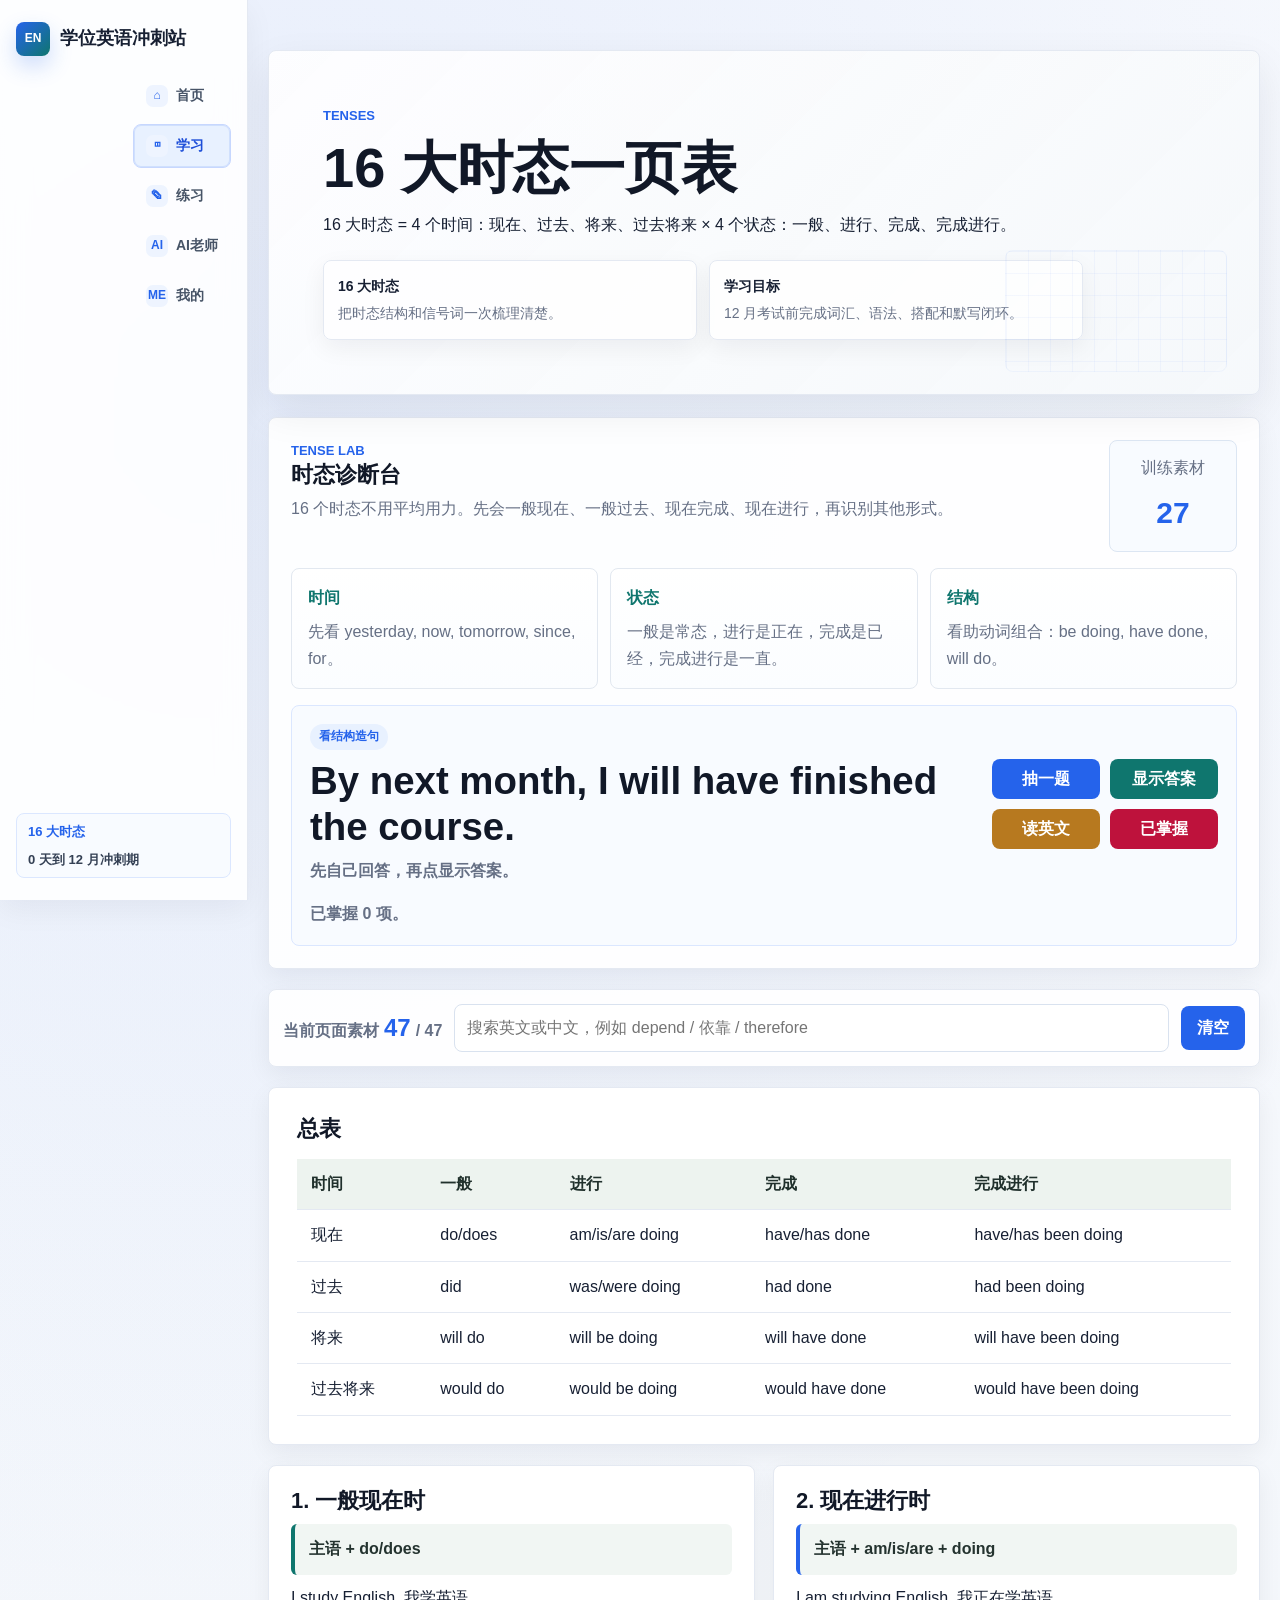
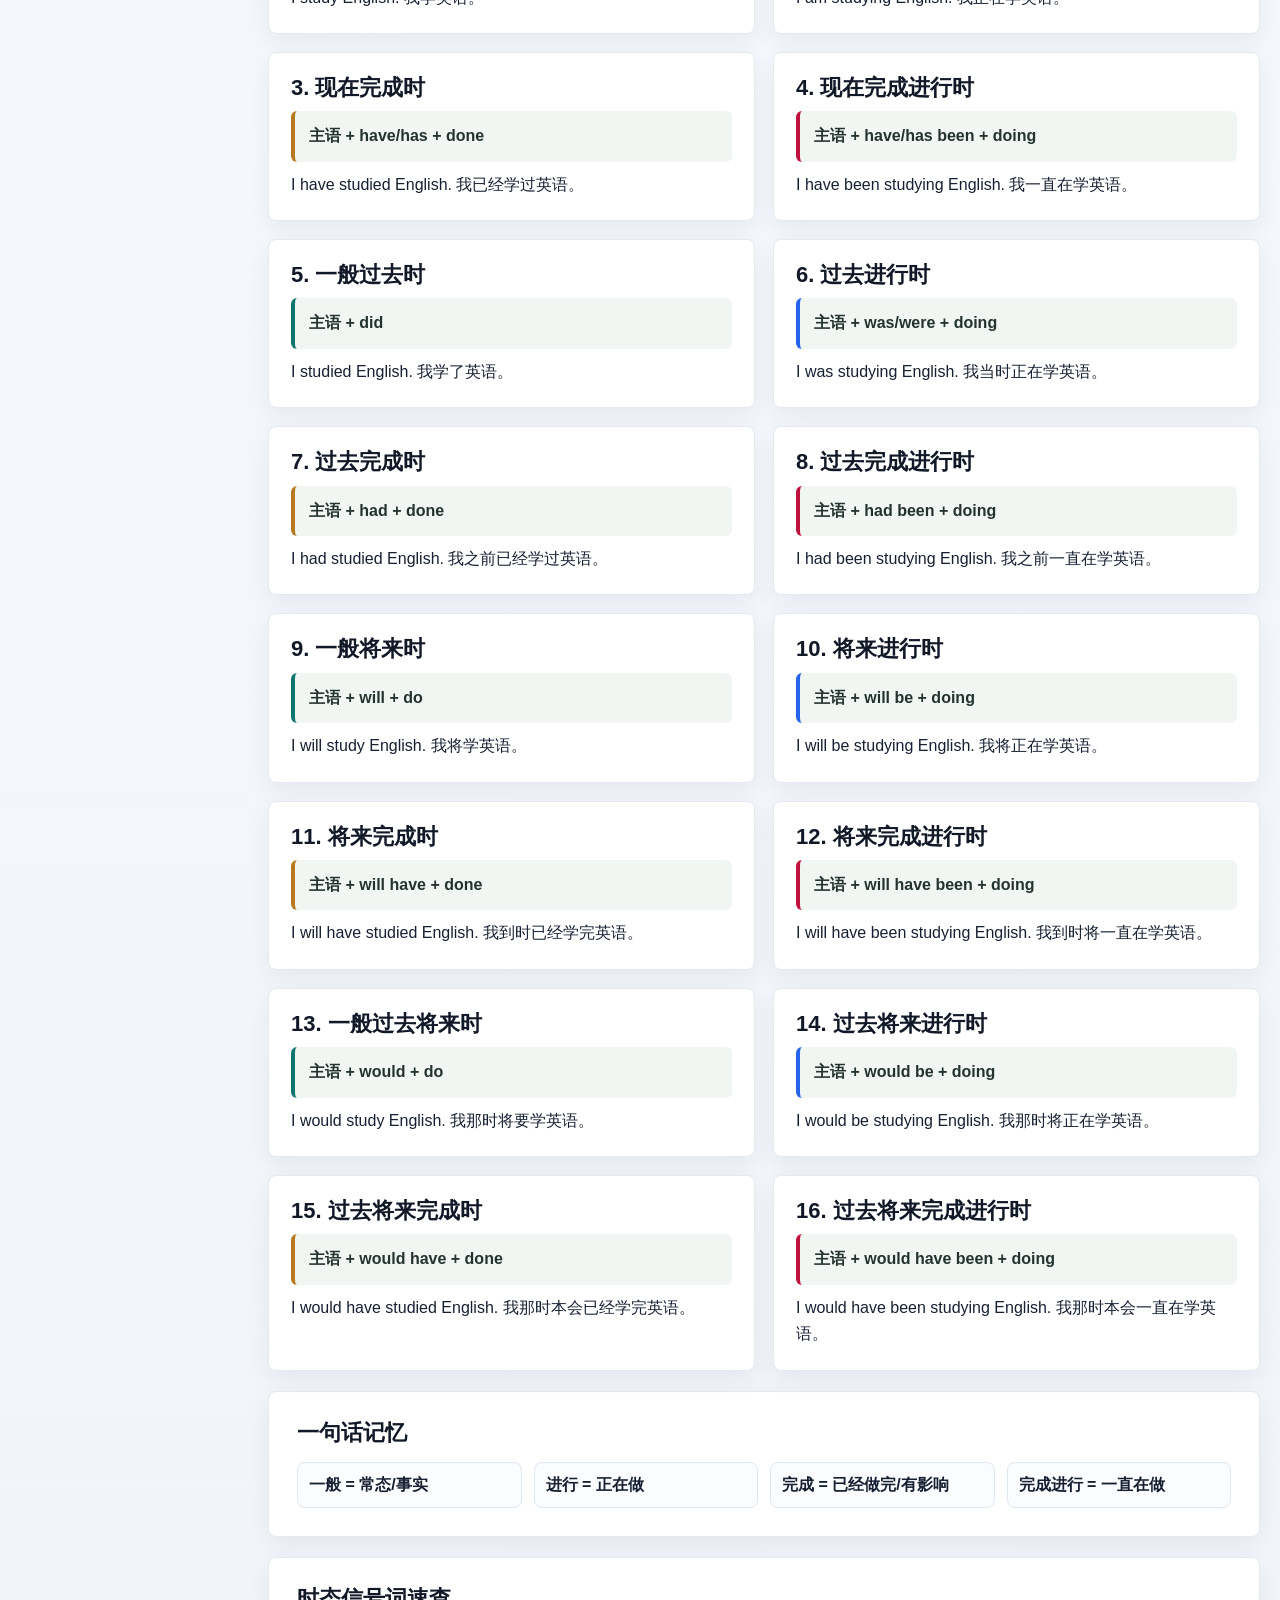
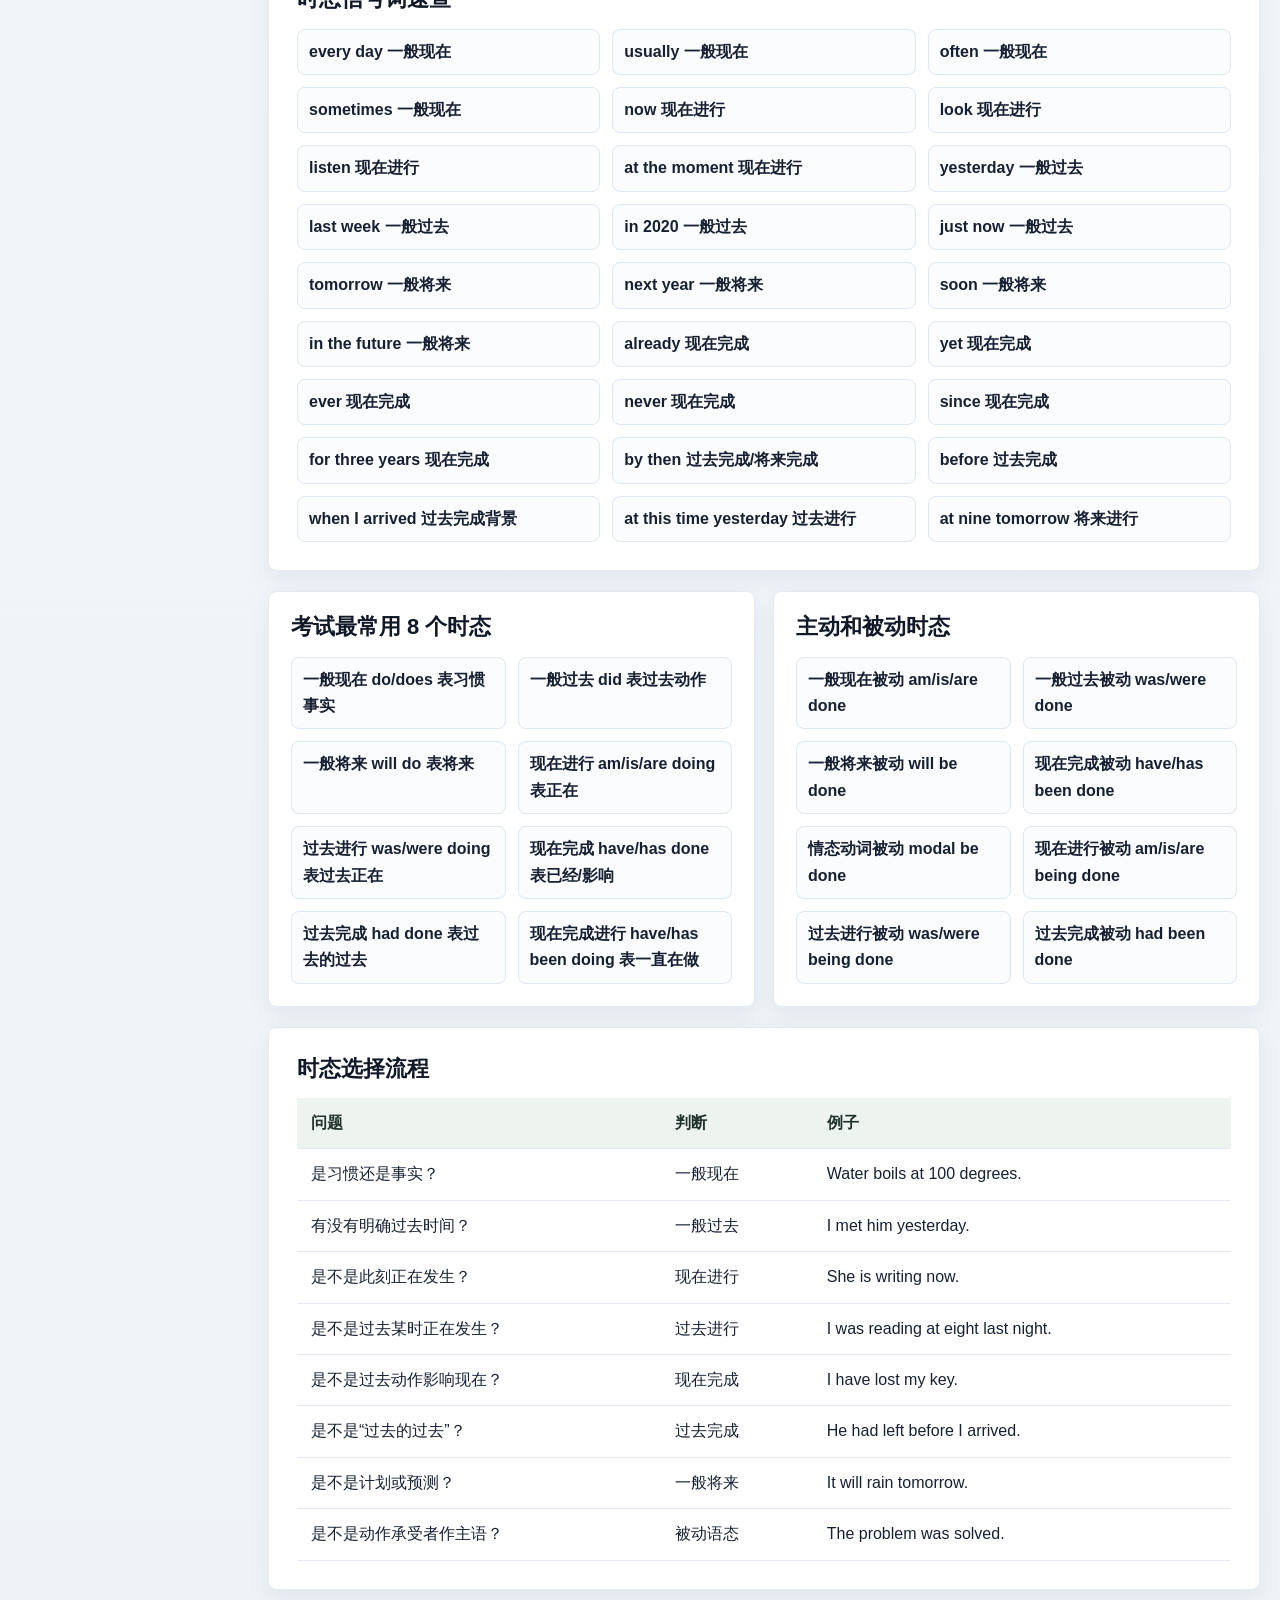
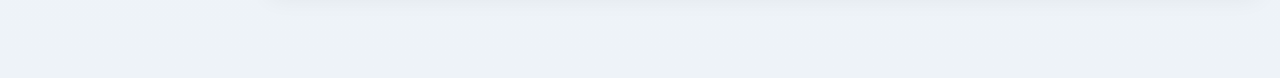
<file: tenses.html>
<!doctype html>
<html lang="zh-CN">
  <head>
    <meta charset="utf-8">
    <meta name="viewport" content="width=device-width, initial-scale=1">
    <title>英语基础学习站 | 16大时态</title>
    <link rel="stylesheet" href="styles.css?v=20260703-03">
  </head>
  <body>
    <header class="topbar">
      <a class="brand" href="index.html">学位英语冲刺站</a>
      <nav class="nav" aria-label="主导航">
        <a href="index.html">首页</a>
        <a href="study.html">学习</a>
        <a href="exercises.html">练习</a>
        <a href="ai.html">AI老师</a>
        <a href="my.html">我的</a>
      </nav>
    </header>

    <main class="layout">
      <section class="page-head">
        <p class="eyebrow">Tenses</p>
        <h1>16 大时态一页表</h1>
        <p>16 大时态 = 4 个时间：现在、过去、将来、过去将来 × 4 个状态：一般、进行、完成、完成进行。</p>
      </section>

      <section class="band">
        <h2>总表</h2>
        <div class="table-wrap">
          <table>
            <thead>
              <tr><th>时间</th><th>一般</th><th>进行</th><th>完成</th><th>完成进行</th></tr>
            </thead>
            <tbody>
              <tr><td>现在</td><td>do/does</td><td>am/is/are doing</td><td>have/has done</td><td>have/has been doing</td></tr>
              <tr><td>过去</td><td>did</td><td>was/were doing</td><td>had done</td><td>had been doing</td></tr>
              <tr><td>将来</td><td>will do</td><td>will be doing</td><td>will have done</td><td>will have been doing</td></tr>
              <tr><td>过去将来</td><td>would do</td><td>would be doing</td><td>would have done</td><td>would have been doing</td></tr>
            </tbody>
          </table>
        </div>
      </section>

      <section class="grid two tense-grid">
        <article class="card"><h2>1. 一般现在时</h2><p class="formula">主语 + do/does</p><p>I study English. 我学英语。</p></article>
        <article class="card"><h2>2. 现在进行时</h2><p class="formula">主语 + am/is/are + doing</p><p>I am studying English. 我正在学英语。</p></article>
        <article class="card"><h2>3. 现在完成时</h2><p class="formula">主语 + have/has + done</p><p>I have studied English. 我已经学过英语。</p></article>
        <article class="card"><h2>4. 现在完成进行时</h2><p class="formula">主语 + have/has been + doing</p><p>I have been studying English. 我一直在学英语。</p></article>
        <article class="card"><h2>5. 一般过去时</h2><p class="formula">主语 + did</p><p>I studied English. 我学了英语。</p></article>
        <article class="card"><h2>6. 过去进行时</h2><p class="formula">主语 + was/were + doing</p><p>I was studying English. 我当时正在学英语。</p></article>
        <article class="card"><h2>7. 过去完成时</h2><p class="formula">主语 + had + done</p><p>I had studied English. 我之前已经学过英语。</p></article>
        <article class="card"><h2>8. 过去完成进行时</h2><p class="formula">主语 + had been + doing</p><p>I had been studying English. 我之前一直在学英语。</p></article>
        <article class="card"><h2>9. 一般将来时</h2><p class="formula">主语 + will + do</p><p>I will study English. 我将学英语。</p></article>
        <article class="card"><h2>10. 将来进行时</h2><p class="formula">主语 + will be + doing</p><p>I will be studying English. 我将正在学英语。</p></article>
        <article class="card"><h2>11. 将来完成时</h2><p class="formula">主语 + will have + done</p><p>I will have studied English. 我到时已经学完英语。</p></article>
        <article class="card"><h2>12. 将来完成进行时</h2><p class="formula">主语 + will have been + doing</p><p>I will have been studying English. 我到时将一直在学英语。</p></article>
        <article class="card"><h2>13. 一般过去将来时</h2><p class="formula">主语 + would + do</p><p>I would study English. 我那时将要学英语。</p></article>
        <article class="card"><h2>14. 过去将来进行时</h2><p class="formula">主语 + would be + doing</p><p>I would be studying English. 我那时将正在学英语。</p></article>
        <article class="card"><h2>15. 过去将来完成时</h2><p class="formula">主语 + would have + done</p><p>I would have studied English. 我那时本会已经学完英语。</p></article>
        <article class="card"><h2>16. 过去将来完成进行时</h2><p class="formula">主语 + would have been + doing</p><p>I would have been studying English. 我那时本会一直在学英语。</p></article>
      </section>

      <section class="band">
        <h2>一句话记忆</h2>
        <div class="memory-row">
          <span>一般 = 常态/事实</span>
          <span>进行 = 正在做</span>
          <span>完成 = 已经做完/有影响</span>
          <span>完成进行 = 一直在做</span>
        </div>
      </section>

      <section class="band">
        <h2>时态信号词速查</h2>
        <div class="phrase-list wide">
          <span>every day 一般现在</span><span>usually 一般现在</span><span>often 一般现在</span><span>sometimes 一般现在</span><span>now 现在进行</span><span>look 现在进行</span><span>listen 现在进行</span><span>at the moment 现在进行</span><span>yesterday 一般过去</span><span>last week 一般过去</span><span>in 2020 一般过去</span><span>just now 一般过去</span><span>tomorrow 一般将来</span><span>next year 一般将来</span><span>soon 一般将来</span><span>in the future 一般将来</span><span>already 现在完成</span><span>yet 现在完成</span><span>ever 现在完成</span><span>never 现在完成</span><span>since 现在完成</span><span>for three years 现在完成</span><span>by then 过去完成/将来完成</span><span>before 过去完成</span><span>when I arrived 过去完成背景</span><span>at this time yesterday 过去进行</span><span>at nine tomorrow 将来进行</span>
        </div>
      </section>

      <section class="grid two">
        <article class="card"><h2>考试最常用 8 个时态</h2><div class="phrase-list">
          <span>一般现在 do/does 表习惯事实</span><span>一般过去 did 表过去动作</span><span>一般将来 will do 表将来</span><span>现在进行 am/is/are doing 表正在</span><span>过去进行 was/were doing 表过去正在</span><span>现在完成 have/has done 表已经/影响</span><span>过去完成 had done 表过去的过去</span><span>现在完成进行 have/has been doing 表一直在做</span>
        </div></article>
        <article class="card"><h2>主动和被动时态</h2><div class="phrase-list">
          <span>一般现在被动 am/is/are done</span><span>一般过去被动 was/were done</span><span>一般将来被动 will be done</span><span>现在完成被动 have/has been done</span><span>情态动词被动 modal be done</span><span>现在进行被动 am/is/are being done</span><span>过去进行被动 was/were being done</span><span>过去完成被动 had been done</span>
        </div></article>
      </section>

      <section class="band">
        <h2>时态选择流程</h2>
        <div class="table-wrap">
          <table>
            <thead><tr><th>问题</th><th>判断</th><th>例子</th></tr></thead>
            <tbody>
              <tr><td>是习惯还是事实？</td><td>一般现在</td><td>Water boils at 100 degrees.</td></tr>
              <tr><td>有没有明确过去时间？</td><td>一般过去</td><td>I met him yesterday.</td></tr>
              <tr><td>是不是此刻正在发生？</td><td>现在进行</td><td>She is writing now.</td></tr>
              <tr><td>是不是过去某时正在发生？</td><td>过去进行</td><td>I was reading at eight last night.</td></tr>
              <tr><td>是不是过去动作影响现在？</td><td>现在完成</td><td>I have lost my key.</td></tr>
              <tr><td>是不是“过去的过去”？</td><td>过去完成</td><td>He had left before I arrived.</td></tr>
              <tr><td>是不是计划或预测？</td><td>一般将来</td><td>It will rain tomorrow.</td></tr>
              <tr><td>是不是动作承受者作主语？</td><td>被动语态</td><td>The problem was solved.</td></tr>
            </tbody>
          </table>
        </div>
      </section>
    </main>
    <script src="study-lab.js?v=20260703-03"></script>
    <script src="app-shell.js?v=20260703-03"></script>
  </body>
</html>
</file>
<file: styles.css>
:root {
  color-scheme: light;
  --bg: #f6f7f4;
  --ink: #1e2428;
  --muted: #657078;
  --line: #d8ded7;
  --paper: #ffffff;
  --green: #1f6f5b;
  --blue: #245d8f;
  --gold: #a56b16;
  --rose: #a33d54;
  --shadow: 0 12px 34px rgba(26, 35, 38, 0.09);
}

* {
  box-sizing: border-box;
}

body {
  margin: 0;
  background: var(--bg);
  color: var(--ink);
  font-family: -apple-system, BlinkMacSystemFont, "Segoe UI", "PingFang SC", "Microsoft YaHei", sans-serif;
  line-height: 1.65;
}

a {
  color: inherit;
  text-decoration: none;
}

.topbar {
  position: sticky;
  top: 0;
  z-index: 10;
  display: flex;
  align-items: center;
  justify-content: space-between;
  gap: 18px;
  padding: 14px clamp(16px, 4vw, 44px);
  background: rgba(255, 255, 255, 0.92);
  border-bottom: 1px solid var(--line);
  backdrop-filter: blur(14px);
}

.brand {
  font-weight: 800;
  color: var(--green);
  white-space: nowrap;
}

.nav {
  display: flex;
  gap: 8px;
  flex-wrap: wrap;
  justify-content: flex-end;
}

.nav a {
  min-height: 36px;
  padding: 6px 12px;
  border: 1px solid transparent;
  border-radius: 8px;
  color: var(--muted);
  font-weight: 700;
}

.nav a:hover,
.nav a.active {
  background: #e8f1ed;
  border-color: #cfe2da;
  color: var(--green);
}

.layout {
  width: min(1120px, calc(100% - 32px));
  margin: 0 auto;
  padding: 34px 0 56px;
}

.page-head {
  padding: clamp(24px, 6vw, 58px) 0 28px;
}

.page-head.compact-head {
  padding: 22px 0 18px;
}

.eyebrow {
  margin: 0 0 8px;
  color: var(--gold);
  font-weight: 800;
  text-transform: uppercase;
  letter-spacing: 0;
}

h1,
h2 {
  margin: 0;
  line-height: 1.2;
  letter-spacing: 0;
}

h1 {
  max-width: 860px;
  font-size: clamp(32px, 5vw, 58px);
}

h2 {
  font-size: 22px;
}

p {
  margin: 10px 0 0;
}

.page-head p:last-child {
  max-width: 780px;
  color: var(--muted);
  font-size: 18px;
}

.band,
.card,
.word-section,
.toolbar {
  background: var(--paper);
  border: 1px solid var(--line);
  border-radius: 8px;
  box-shadow: var(--shadow);
}

.band {
  padding: clamp(18px, 3vw, 28px);
  margin: 20px 0;
}

.grid {
  display: grid;
  gap: 18px;
  margin: 20px 0;
}

.grid.two {
  grid-template-columns: repeat(2, minmax(0, 1fr));
}

.grid.three {
  grid-template-columns: repeat(3, minmax(0, 1fr));
}

.card {
  padding: 22px;
}

.card ul {
  padding-left: 20px;
  margin: 12px 0 0;
}

.formula,
.verse {
  padding: 12px 14px;
  background: #f1f6f3;
  border-left: 4px solid var(--green);
  border-radius: 6px;
  color: #24332f;
  font-weight: 700;
}

.steps {
  display: grid;
  grid-template-columns: repeat(5, minmax(0, 1fr));
  gap: 12px;
  margin-top: 18px;
}

.steps div {
  min-height: 106px;
  padding: 16px;
  background: #f7faf8;
  border: 1px solid #dce8e2;
  border-radius: 8px;
}

.steps strong {
  display: grid;
  place-items: center;
  width: 32px;
  height: 32px;
  margin-bottom: 10px;
  border-radius: 50%;
  background: var(--green);
  color: #fff;
}

.steps span {
  display: block;
  font-weight: 700;
}

.table-wrap {
  width: 100%;
  overflow-x: auto;
  margin-top: 16px;
}

table {
  width: 100%;
  border-collapse: collapse;
  min-width: 700px;
}

th,
td {
  padding: 12px 14px;
  border-bottom: 1px solid var(--line);
  text-align: left;
  vertical-align: top;
}

th {
  background: #edf3ef;
  color: #20302c;
}

.list-columns {
  display: grid;
  grid-template-columns: repeat(2, minmax(0, 1fr));
  gap: 20px;
}

.toolbar {
  display: flex;
  gap: 10px;
  padding: 14px;
  margin-bottom: 18px;
}

.toolbar input {
  flex: 1;
  min-width: 0;
  padding: 12px 14px;
  border: 1px solid var(--line);
  border-radius: 8px;
  font: inherit;
}

.toolbar button {
  padding: 0 18px;
  border: 0;
  border-radius: 8px;
  background: var(--blue);
  color: #fff;
  font: inherit;
  font-weight: 800;
  cursor: pointer;
}

.word-section {
  padding: 22px;
  margin: 18px 0;
}

.word-grid,
.phrase-list {
  display: grid;
  grid-template-columns: repeat(4, minmax(0, 1fr));
  gap: 10px;
  margin-top: 16px;
}

.word-grid > span,
.phrase-list > span,
.memory-row > span {
  display: block;
  min-height: 44px;
  padding: 9px 11px;
  background: #f8faf8;
  border: 1px solid #dde5df;
  border-radius: 8px;
  font-weight: 700;
}

.word-grid > span.word-card-enhanced {
  display: flex;
  align-items: center;
  justify-content: space-between;
  gap: 10px;
  min-height: 82px;
  padding: 12px;
}

.word-main {
  display: grid;
  gap: 6px;
  min-width: 0;
  flex: 1;
}

.word-main strong {
  font-size: 32px;
  color: #123f63;
  word-break: break-word;
  line-height: 1.05;
}

.dict-head {
  display: flex;
  align-items: baseline;
  gap: 8px;
  flex-wrap: wrap;
  min-width: 0;
}

.dict-head em {
  color: var(--ink);
  font-size: 18px;
  font-style: normal;
  font-weight: 850;
}

.pos-pill {
  width: fit-content;
  flex: 0 0 auto;
  padding: 2px 7px;
  border-radius: 999px;
  background: #eef4fa;
  color: var(--blue);
  font-size: 12px;
  line-height: 1.4;
  max-width: 96px;
  overflow: hidden;
  text-overflow: ellipsis;
  white-space: nowrap;
}

.dict-meaning {
  display: grid;
  gap: 3px;
  color: var(--ink);
  font-size: 16px;
  font-weight: 700;
  line-height: 1.35;
}

.dict-extra,
.dict-change {
  display: grid;
  gap: 4px;
  margin-top: 4px;
  padding-top: 8px;
  border-top: 1px solid #dde5df;
  color: var(--muted);
  font-size: 14px;
  font-weight: 750;
}

.dict-extra b,
.dict-change b {
  width: fit-content;
  padding: 1px 7px;
  border-radius: 999px;
  background: #f5efe3;
  color: var(--gold);
  font-size: 12px;
}

.dict-change {
  color: #8f2236;
}

.word-speak {
  flex: 0 0 auto;
  width: 42px;
  min-height: 38px;
  border: 0;
  border-radius: 8px;
  background: var(--green);
  color: #fff;
  font: inherit;
  font-weight: 850;
  cursor: pointer;
}

.word-speak:hover {
  background: #185a4a;
}

.phrase-list {
  grid-template-columns: repeat(2, minmax(0, 1fr));
}

.phrase-list.wide {
  grid-template-columns: repeat(3, minmax(0, 1fr));
}

.memory-row {
  display: grid;
  grid-template-columns: repeat(4, minmax(0, 1fr));
  gap: 12px;
  margin-top: 16px;
}

.practice-shell {
  display: grid;
  grid-template-columns: minmax(280px, 340px) minmax(0, 1fr);
  gap: 22px;
  align-items: start;
  margin: 22px 0;
}

.practice-panel,
.quiz-card {
  background: var(--paper);
  border: 1px solid var(--line);
  border-radius: 8px;
  box-shadow: var(--shadow);
}

.practice-panel {
  position: sticky;
  top: 86px;
  padding: 22px;
}

.field-label {
  display: block;
  margin: 16px 0 6px;
  color: var(--muted);
  font-weight: 800;
}

.practice-panel select,
.quiz-card textarea {
  width: 100%;
  border: 1px solid var(--line);
  border-radius: 8px;
  font: inherit;
}

.practice-panel select {
  min-height: 42px;
  padding: 8px 10px;
  background: #fff;
  color: var(--ink);
}

.practice-actions,
.answer-row,
.section-title-row {
  display: flex;
  gap: 10px;
  align-items: center;
  flex-wrap: wrap;
}

.practice-actions {
  margin-top: 18px;
}

.practice-actions button,
.answer-row button,
.quiet-btn,
.wrong-item button {
  min-height: 40px;
  padding: 8px 14px;
  border: 0;
  border-radius: 8px;
  background: var(--green);
  color: #fff;
  font: inherit;
  font-weight: 800;
  cursor: pointer;
}

.practice-actions button:disabled,
.answer-row button:disabled,
.quiet-btn:disabled,
.wrong-item button:disabled {
  cursor: not-allowed;
  opacity: 0.55;
}

.practice-actions button:nth-child(2),
.answer-row button:nth-child(2) {
  background: var(--blue);
}

.answer-row button:nth-child(3),
.quiet-btn {
  background: var(--gold);
}

.stats-grid {
  display: grid;
  grid-template-columns: repeat(2, minmax(0, 1fr));
  gap: 10px;
  margin-top: 18px;
}

.stats-grid div {
  min-height: 72px;
  padding: 10px;
  background: #f7faf8;
  border: 1px solid #dce8e2;
  border-radius: 8px;
}

.stats-grid strong,
.stats-grid span {
  display: block;
}

.stats-grid strong {
  font-size: 24px;
  color: var(--green);
}

.stats-grid span {
  color: var(--muted);
  font-weight: 700;
}

.quiz-card {
  padding: clamp(22px, 4vw, 36px);
}

.quiz-meta {
  display: flex;
  justify-content: space-between;
  gap: 12px;
  align-items: center;
  font-weight: 800;
}

.quiz-meta span {
  display: inline-flex;
  align-items: center;
  min-height: 34px;
  padding: 6px 12px;
  border-radius: 999px;
  background: #edf3ef;
  color: var(--green);
  border: 1px solid #cfe2da;
}

.quiz-meta span:nth-child(2) {
  background: #eef4fa;
  color: var(--blue);
  border-color: #cbddec;
}

.question-block {
  margin-top: 18px;
}

.block-label,
.answer-label {
  display: block;
  margin-bottom: 8px;
  color: var(--muted);
  font-weight: 850;
}

.prompt-text {
  min-height: 124px;
  display: flex;
  align-items: center;
  padding: 22px;
  background: linear-gradient(180deg, #f6fbf8 0%, #edf6f1 100%);
  border: 2px solid #c9e1d7;
  border-radius: 8px;
  font-size: 36px;
  font-weight: 850;
  line-height: 1.35;
  word-break: break-word;
}

.hint-text {
  min-height: 30px;
  margin: 14px 0;
  color: var(--muted);
  font-weight: 700;
}

.quiz-card textarea {
  min-height: 120px;
  padding: 14px;
  resize: vertical;
  background: #fff;
  color: var(--ink);
  border: 2px solid #d4ded7;
  font-size: 18px;
}

.quiz-card textarea:focus,
.practice-panel select:focus {
  outline: 3px solid rgba(31, 111, 91, 0.16);
  border-color: var(--green);
}

.answer-row {
  margin-top: 12px;
}

#checkBtn {
  background: var(--green);
}

#showBtn {
  background: var(--blue);
}

#nextBtn {
  background: var(--gold);
}

#markBtn {
  background: var(--rose);
}

.feedback {
  min-height: 58px;
  margin-top: 16px;
  padding: 14px;
  border-radius: 8px;
  background: #f8faf8;
  border: 1px solid var(--line);
  font-size: 17px;
  font-weight: 700;
}

.feedback.good {
  background: #edf8f2;
  border-color: #b9dfca;
  color: #155b38;
}

.feedback.bad {
  background: #fff1f2;
  border-color: #efc2ca;
  color: #8f2236;
}

.feedback.warn {
  background: #fff8e8;
  border-color: #ead49a;
  color: #72500f;
}

.complete-title {
  width: 100%;
  color: #123f63;
  font-size: clamp(28px, 3.8vw, 44px);
  font-weight: 950;
}

.complete-stats {
  display: grid;
  grid-template-columns: repeat(4, minmax(0, 1fr));
  gap: 10px;
  width: 100%;
  margin-top: 16px;
}

.complete-stats span {
  display: grid;
  gap: 6px;
  min-height: 88px;
  padding: 14px;
  border: 1px solid #dce8e2;
  border-radius: 8px;
  background: #fff;
  color: var(--muted);
  font-size: 13px;
  font-weight: 850;
}

.complete-stats b {
  color: var(--green);
  font-size: 28px;
  line-height: 1;
}

.section-title-row {
  justify-content: space-between;
}

.wrong-list {
  display: grid;
  gap: 10px;
  margin-top: 16px;
}

.wrong-item {
  display: flex;
  justify-content: space-between;
  gap: 12px;
  align-items: center;
  padding: 12px;
  background: #f8faf8;
  border: 1px solid #dde5df;
  border-radius: 8px;
}

.wrong-item strong,
.wrong-item span {
  display: block;
}

.wrong-item span,
.muted-text {
  color: var(--muted);
}

.tense-grid .card:nth-child(4n + 1) .formula {
  border-left-color: var(--green);
}

.tense-grid .card:nth-child(4n + 2) .formula {
  border-left-color: var(--blue);
}

.tense-grid .card:nth-child(4n + 3) .formula {
  border-left-color: var(--gold);
}

.tense-grid .card:nth-child(4n + 4) .formula {
  border-left-color: var(--rose);
}

@media (max-width: 820px) {
  .topbar {
    align-items: flex-start;
    flex-direction: column;
  }

  .nav {
    justify-content: flex-start;
  }

  .grid.two,
  .grid.three,
  .steps,
  .list-columns,
  .memory-row,
  .complete-stats,
  .practice-shell {
    grid-template-columns: 1fr;
  }

  .practice-panel {
    position: static;
  }

  .word-grid,
  .phrase-list,
  .phrase-list.wide {
    grid-template-columns: repeat(2, minmax(0, 1fr));
  }
}

@media (max-width: 480px) {
  .layout {
    width: min(100% - 20px, 1120px);
    padding-top: 20px;
  }

  .nav a {
    padding: 5px 9px;
    font-size: 14px;
  }

  .toolbar {
    flex-direction: column;
  }

  .toolbar button {
    min-height: 42px;
  }

  .prompt-text {
    font-size: 28px;
  }

  .word-grid,
  .phrase-list,
  .phrase-list.wide {
    grid-template-columns: 1fr;
  }
}

/* Production admin theme */
:root {
  --bg: #f4f7fb;
  --ink: #172033;
  --muted: #667085;
  --line: #e4e9f2;
  --paper: #ffffff;
  --green: #0f766e;
  --blue: #2563eb;
  --gold: #b7791f;
  --rose: #be123c;
  --purple: #6d28d9;
  --surface: #f8fafc;
  --shadow: 0 16px 42px rgba(15, 23, 42, 0.08);
  --soft-shadow: 0 8px 24px rgba(15, 23, 42, 0.06);
  --radius: 8px;
  --sidebar-width: 248px;
}

html {
  scroll-behavior: smooth;
}

body {
  min-height: 100vh;
  background:
    radial-gradient(circle at 18% 8%, rgba(37, 99, 235, 0.08), transparent 28%),
    linear-gradient(180deg, #f7f9fd 0%, #eef3f8 100%);
  color: var(--ink);
  -webkit-font-smoothing: antialiased;
  opacity: 0;
  transition: opacity 260ms ease;
}

body.app-ready {
  opacity: 1;
}

.topbar {
  min-height: 68px;
  padding: 12px clamp(16px, 3vw, 34px);
  background: rgba(255, 255, 255, 0.88);
  border-bottom: 1px solid rgba(226, 232, 240, 0.88);
  box-shadow: 0 10px 28px rgba(15, 23, 42, 0.05);
}

.brand {
  display: inline-flex;
  align-items: center;
  gap: 10px;
  color: var(--ink);
  font-size: 18px;
  letter-spacing: 0;
}

.brand::before {
  display: grid;
  place-items: center;
  width: 34px;
  height: 34px;
  border-radius: 8px;
  background: linear-gradient(135deg, var(--blue), var(--green));
  color: #fff;
  content: "EN";
  font-size: 12px;
  font-weight: 900;
  box-shadow: 0 10px 22px rgba(37, 99, 235, 0.22);
}

.nav {
  gap: 6px;
}

.nav-group {
  display: grid;
  gap: 4px;
}

.nav a {
  display: inline-flex;
  align-items: center;
  gap: 8px;
  min-height: 38px;
  padding: 8px 12px;
  border-radius: var(--radius);
  color: #475467;
  font-size: 14px;
  transition: background 180ms ease, color 180ms ease, transform 180ms ease, box-shadow 180ms ease;
}

.nav-parent {
  font-size: 15px;
}

.nav-parent.active-parent {
  background: #f8fbff;
  color: var(--blue);
}

.nav-subnav {
  display: grid;
  gap: 3px;
  padding-left: 30px;
}

.nav-subnav a {
  min-height: 34px;
  padding: 6px 10px;
  color: #667085;
  font-size: 13px;
  font-weight: 800;
}

.nav-subnav a::before {
  width: 18px;
  height: 18px;
  border-radius: 6px;
  font-size: 10px;
  background: #f3f6fb;
}

.nav a::before {
  display: grid;
  place-items: center;
  width: 22px;
  height: 22px;
  border-radius: 7px;
  background: #eef4ff;
  color: var(--blue);
  content: attr(data-icon);
  font-size: 12px;
  font-weight: 900;
}

.nav a:hover {
  transform: translateY(-1px);
  background: #f1f5f9;
  color: var(--ink);
}

.nav a.active {
  background: #e8f1ff;
  border-color: #c7d7fe;
  color: #1d4ed8;
  box-shadow: inset 0 0 0 1px rgba(37, 99, 235, 0.12);
}

.nav-toggle {
  display: none;
  width: 40px;
  height: 40px;
  border: 1px solid var(--line);
  border-radius: var(--radius);
  background: #fff;
  color: var(--ink);
  font: inherit;
  font-weight: 900;
}

.app-status {
  display: inline-flex;
  align-items: center;
  gap: 10px;
  padding: 7px 11px;
  border: 1px solid #dbe7ff;
  border-radius: 999px;
  background: #f8fbff;
  color: #344054;
  font-size: 13px;
  font-weight: 800;
  white-space: nowrap;
}

.status-page {
  color: var(--blue);
}

.status-divider {
  width: 1px;
  height: 14px;
  background: #d0d5dd;
}

.layout {
  width: min(1320px, calc(100% - 40px));
  padding: 28px 0 68px;
}

.page-head {
  position: relative;
  overflow: hidden;
  min-height: 220px;
  padding: clamp(28px, 5vw, 54px);
  margin: 18px 0 22px;
  border: 1px solid var(--line);
  border-radius: var(--radius);
  background:
    linear-gradient(135deg, rgba(255, 255, 255, 0.94), rgba(248, 250, 252, 0.9)),
    linear-gradient(90deg, rgba(37, 99, 235, 0.08), rgba(15, 118, 110, 0.08));
  box-shadow: var(--shadow);
}

.page-head::after {
  position: absolute;
  right: 32px;
  bottom: 22px;
  width: 220px;
  height: 120px;
  border: 1px solid rgba(37, 99, 235, 0.12);
  border-radius: 8px;
  background:
    linear-gradient(90deg, rgba(37, 99, 235, 0.12) 1px, transparent 1px),
    linear-gradient(rgba(37, 99, 235, 0.12) 1px, transparent 1px);
  background-size: 22px 22px;
  content: "";
  opacity: 0.38;
  pointer-events: none;
}

h1 {
  max-width: 820px;
  font-size: clamp(34px, 4.8vw, 56px);
  font-weight: 900;
  color: #111827;
}

h2 {
  color: #111827;
  font-weight: 900;
}

.eyebrow {
  color: var(--blue);
  font-size: 13px;
  letter-spacing: 0;
}

.page-head p:last-child {
  max-width: 760px;
  color: #5f6b7a;
  font-size: 17px;
}

.head-summary {
  display: grid;
  grid-template-columns: repeat(2, minmax(0, 1fr));
  gap: 12px;
  max-width: 760px;
  margin-top: 22px;
}

.head-summary span,
.metric-card,
.word-overview > div {
  border: 1px solid var(--line);
  border-radius: var(--radius);
  background: rgba(255, 255, 255, 0.82);
  box-shadow: var(--soft-shadow);
}

.head-summary span {
  display: grid;
  gap: 4px;
  padding: 14px;
  color: var(--muted);
  font-size: 14px;
}

.head-summary b {
  color: var(--ink);
}

.dashboard-grid,
.word-overview {
  display: grid;
  grid-template-columns: repeat(auto-fit, minmax(210px, 1fr));
  gap: 14px;
  margin: 20px 0;
}

.metric-card,
.word-overview > div {
  display: grid;
  gap: 7px;
  min-height: 112px;
  padding: 18px;
  transition: transform 180ms ease, box-shadow 180ms ease, border-color 180ms ease;
}

.metric-card:hover,
.word-grid > span.word-card-enhanced:hover,
.card:hover,
.word-section:hover {
  transform: translateY(-2px);
  box-shadow: 0 18px 42px rgba(15, 23, 42, 0.1);
}

.metric-card span,
.word-overview span {
  color: var(--muted);
  font-size: 13px;
  font-weight: 850;
}

.metric-card strong,
.word-overview strong {
  color: var(--ink);
  font-size: 30px;
  line-height: 1;
}

.metric-card em {
  color: var(--muted);
  font-size: 13px;
  font-style: normal;
}

.foundation-overview .metric-card {
  min-height: 132px;
  border-left: 4px solid rgba(31, 111, 91, 0.82);
}

.foundation-overview .metric-card strong {
  font-size: clamp(24px, 2.4vw, 30px);
  line-height: 1.15;
}

.foundation-overview .metric-card em {
  max-width: 28em;
  line-height: 1.7;
}

.home-mission-card {
  display: grid;
  grid-template-columns: minmax(0, 1.3fr) minmax(360px, 0.7fr);
  gap: 18px;
  align-items: center;
  padding: 20px;
  margin: 0 0 22px;
  border: 1px solid #dbe7ff;
  border-radius: var(--radius);
  background:
    linear-gradient(135deg, rgba(255, 255, 255, 0.94), rgba(248, 251, 255, 0.94)),
    linear-gradient(90deg, rgba(36, 93, 143, 0.1), rgba(31, 111, 91, 0.08));
  box-shadow: var(--soft-shadow);
}

.mission-copy {
  display: grid;
  gap: 8px;
}

.mission-copy span,
.mission-metrics span {
  color: var(--blue);
  font-size: 13px;
  font-weight: 900;
}

.mission-copy strong {
  color: #111827;
  font-size: clamp(20px, 2.6vw, 30px);
  line-height: 1.28;
}

.mission-copy p {
  max-width: 760px;
  margin: 0;
  color: var(--muted);
  font-weight: 750;
}

.mission-start-btn {
  width: fit-content;
  min-height: 40px;
  padding: 8px 16px;
  border-radius: var(--radius);
  background: var(--blue);
  color: #fff;
  font-weight: 900;
  box-shadow: 0 12px 24px rgba(36, 93, 143, 0.16);
}

.mission-metrics {
  display: grid;
  grid-template-columns: repeat(3, minmax(0, 1fr));
  gap: 10px;
}

.mission-metrics div {
  display: grid;
  gap: 6px;
  min-height: 86px;
  padding: 14px;
  border: 1px solid #e0e9f8;
  border-radius: var(--radius);
  background: #fff;
}

.mission-metrics strong {
  color: var(--ink);
  font-size: 28px;
  line-height: 1;
}

.mission-progress-line {
  grid-column: 1 / -1;
  height: 10px;
  overflow: hidden;
  border-radius: 999px;
  background: #e6edf7;
}

.mission-progress-line span {
  display: block;
  height: 100%;
  border-radius: inherit;
  background: linear-gradient(90deg, var(--blue), var(--green));
}

.band,
.card,
.word-section,
.toolbar,
.practice-panel,
.quiz-card {
  border-color: var(--line);
  border-radius: var(--radius);
  box-shadow: var(--soft-shadow);
}

.band,
.card,
.word-section {
  transition: transform 180ms ease, box-shadow 180ms ease, border-color 180ms ease;
}

.toolbar {
  position: sticky;
  top: 76px;
  z-index: 8;
  align-items: center;
  padding: 12px;
  background: rgba(255, 255, 255, 0.92);
  backdrop-filter: blur(14px);
}

.toolbar input,
.practice-panel select,
.quiz-card textarea {
  min-height: 44px;
  border-color: #d9e2ef;
  background: #fff;
  color: var(--ink);
  outline: none;
  transition: border-color 160ms ease, box-shadow 160ms ease;
}

.toolbar input:focus,
.practice-panel select:focus,
.quiz-card textarea:focus {
  border-color: #93b4ff;
  box-shadow: 0 0 0 4px rgba(37, 99, 235, 0.1);
}

.toolbar button,
.practice-actions button,
.answer-row button,
.quiet-btn,
.wrong-item button,
.word-speak {
  border-radius: var(--radius);
  transition: transform 160ms ease, box-shadow 160ms ease, background 160ms ease;
}

.toolbar button:hover,
.practice-actions button:hover,
.answer-row button:hover,
.quiet-btn:hover,
.wrong-item button:hover,
.word-speak:hover {
  transform: translateY(-1px);
  box-shadow: 0 10px 20px rgba(15, 23, 42, 0.12);
}

.word-section {
  padding: 24px;
}

.word-section h2 {
  display: flex;
  align-items: center;
  gap: 10px;
}

.word-section h2::before {
  content: "";
  width: 8px;
  height: 24px;
  border-radius: 999px;
  background: linear-gradient(180deg, var(--green), var(--blue));
}

.section-learning-note {
  display: grid;
  grid-template-columns: repeat(2, minmax(0, 1fr));
  gap: 12px;
  margin: 16px 0 18px;
}

.section-learning-note > div {
  display: grid;
  gap: 6px;
  padding: 14px 16px;
  border: 1px solid #dfe7f1;
  border-radius: var(--radius);
  background: #f8fbff;
}

.section-learning-note b {
  color: var(--green);
  font-size: 13px;
}

.section-learning-note span {
  color: #44505f;
  font-size: 14px;
  line-height: 1.65;
}

.word-grid,
.phrase-list {
  gap: 12px;
}

.word-grid > span,
.phrase-list > span,
.memory-row > span {
  background: #fbfcfe;
  border-color: #dfe7f1;
}

.word-grid > span.word-card-enhanced {
  position: relative;
  display: grid;
  grid-template-rows: 1fr auto;
  align-items: stretch;
  min-height: 0;
  height: 330px;
  padding: 18px;
  background: linear-gradient(180deg, #ffffff, #fbfdff);
  border-color: #dce6f3;
  overflow: hidden;
  transition: transform 180ms ease, box-shadow 180ms ease, border-color 180ms ease;
}

.word-grid > span.word-card-enhanced.is-expanded {
  height: 330px;
  min-height: 330px;
  overflow: hidden;
}

.word-grid > span.word-card-enhanced.is-mastered {
  border-color: #b6ddc9;
  background: linear-gradient(180deg, #ffffff, #f7fcf9);
}

.word-grid > span.word-card-enhanced.is-favorite {
  box-shadow: inset 0 0 0 1px rgba(165, 107, 22, 0.24), var(--soft-shadow);
}

.word-main {
  display: grid;
  grid-template-rows: auto auto auto minmax(0, 1fr);
  align-content: start;
  gap: 7px;
  min-width: 0;
  min-height: 0;
}

.dict-topline {
  display: grid;
  gap: 8px;
  min-width: 0;
}

.dict-title {
  display: flex;
  align-items: baseline;
  flex-wrap: wrap;
  gap: 8px;
  min-width: 0;
}

.word-main strong {
  color: #123f63;
  font-size: clamp(23px, 2vw, 30px);
  font-weight: 950;
  line-height: 1.05;
  word-break: break-word;
}

.dict-title em {
  color: #1f6f5b;
  font-size: 16px;
  font-style: normal;
  font-weight: 900;
}

.dict-accent,
.dict-meta-row {
  display: flex;
  flex-wrap: wrap;
  gap: 6px;
  align-items: center;
}

.dict-accent span,
.dict-source-pill {
  width: fit-content;
  padding: 2px 7px;
  border-radius: 999px;
  background: #eef6ff;
  color: #1d4ed8;
  font-size: 12px;
  font-weight: 850;
  line-height: 1.4;
}

.dict-accent span:last-child {
  background: #ecf7f2;
  color: var(--green);
}

.pos-pill {
  background: #ecf7f2;
  color: var(--green);
}

.dict-meaning {
  display: grid;
  gap: 3px;
  font-size: 14px;
  line-height: 1.35;
}

.word-detail {
  display: grid;
  align-content: start;
  gap: 6px;
  min-height: 0;
  overflow: hidden;
}

.dict-extra,
.dict-change {
  border-top-color: #e6edf6;
  font-size: 13px;
}

.dict-extra > div {
  display: grid;
  gap: 3px;
}

.dict-extra b,
.dict-change b {
  background: #fff7ed;
  color: #9a3412;
}

.dict-change {
  color: #9f1239;
}

.word-preview span {
  display: grid;
  gap: 4px;
  padding: 8px 10px;
  border: 1px solid #e6edf6;
  border-radius: var(--radius);
  background: #fbfdff;
  color: #44505f;
  font-size: 12px;
  line-height: 1.45;
}

.word-preview b {
  width: fit-content;
  padding: 1px 7px;
  border-radius: 999px;
  background: #fff7ed;
  color: #9a3412;
  font-size: 12px;
}

.word-actions {
  display: grid;
  grid-template-columns: 1fr 1fr;
  gap: 8px;
  margin-top: 10px;
  align-self: end;
}

.word-actions button,
.word-detail-btn,
.word-expand,
.section-practice-btn {
  min-height: 36px;
  border: 0;
  border-radius: var(--radius);
  font: inherit;
  font-size: 13px;
  font-weight: 900;
  cursor: pointer;
  transition: transform 160ms ease, box-shadow 160ms ease, background 160ms ease, border-color 160ms ease;
}

.word-speak {
  width: auto;
  background: var(--green);
  color: #fff;
}

.word-detail-btn {
  background: var(--blue);
  color: #fff;
}

.word-favorite,
.word-mastered {
  background: #f4f7fb;
  color: #344054;
  border: 1px solid #dfe7f1;
}

.word-favorite.active {
  background: #fff7ed;
  color: #9a5b0a;
  border-color: #f2d7a5;
}

.word-mastered.active {
  background: #ecf7f2;
  color: var(--green);
  border-color: #b6ddc9;
}

.word-expand {
  position: absolute;
  right: 14px;
  bottom: 106px;
  min-height: 30px;
  padding: 0 10px;
  background: rgba(255, 255, 255, 0.88);
  border: 1px solid #dfe7f1;
  color: var(--blue);
  box-shadow: 0 8px 18px rgba(15, 23, 42, 0.08);
  pointer-events: none;
}

.word-card-enhanced.is-expanded .word-expand {
  background: #eef4ff;
}

.word-detail-modal {
  position: fixed;
  inset: 0;
  z-index: 80;
  display: grid;
  place-items: center;
  padding: 24px;
  background: rgba(15, 23, 42, 0.42);
  backdrop-filter: blur(8px);
}

.word-detail-modal[hidden] {
  display: none;
}

body.word-modal-open {
  overflow: hidden;
}

.word-modal-panel {
  position: relative;
  width: min(720px, 100%);
  max-height: min(760px, calc(100vh - 48px));
  overflow: auto;
  padding: 24px;
  border: 1px solid #dbe7ff;
  border-radius: 12px;
  background: #fff;
  box-shadow: 0 24px 80px rgba(15, 23, 42, 0.22);
}

.word-modal-close {
  position: absolute;
  top: 16px;
  right: 16px;
  min-height: 34px;
  padding: 0 12px;
  border: 1px solid #dfe7f1;
  border-radius: var(--radius);
  background: #f8fbff;
  color: var(--blue);
  font: inherit;
  font-size: 13px;
  font-weight: 900;
  cursor: pointer;
}

.word-modal-head {
  display: flex;
  justify-content: space-between;
  gap: 18px;
  align-items: flex-start;
  padding-right: 78px;
}

.word-modal-head h2 {
  display: flex;
  flex-wrap: wrap;
  gap: 10px;
  align-items: baseline;
  color: #123f63;
  font-size: clamp(32px, 5vw, 52px);
}

.word-modal-head h2 em {
  color: var(--green);
  font-size: 22px;
  font-style: normal;
}

.word-modal-head span {
  display: inline-flex;
  margin-top: 8px;
  padding: 3px 9px;
  border-radius: 999px;
  background: #ecf7f2;
  color: var(--green);
  font-size: 13px;
  font-weight: 900;
}

.word-modal-speak {
  min-height: 42px;
  padding: 0 16px;
  border: 0;
  border-radius: var(--radius);
  background: var(--green);
  color: #fff;
  font: inherit;
  font-weight: 900;
  cursor: pointer;
}

.word-modal-content section {
  display: grid;
  gap: 10px;
  margin-top: 20px;
  padding-top: 18px;
  border-top: 1px solid #e6edf6;
}

.word-modal-content h3 {
  margin: 0;
  color: #111827;
  font-size: 18px;
}

.word-modal-meaning {
  display: grid;
  gap: 8px;
}

.word-modal-meaning p,
.word-modal-content section > p {
  margin: 0;
  color: #243044;
  font-weight: 800;
}

.word-modal-content ul {
  display: grid;
  gap: 8px;
  padding-left: 20px;
  margin: 0;
}

.word-modal-content li {
  color: #243044;
  font-weight: 800;
}

.section-practice-row {
  display: flex;
  justify-content: flex-end;
  margin-top: 18px;
}

.section-practice-btn {
  padding: 0 18px;
  background: var(--blue);
  color: #fff;
  box-shadow: 0 12px 24px rgba(36, 93, 143, 0.16);
}

.word-actions button:hover,
.word-expand:hover,
.section-practice-btn:hover {
  transform: translateY(-1px);
  box-shadow: 0 10px 20px rgba(15, 23, 42, 0.12);
}

.practice-shell {
  grid-template-columns: minmax(300px, 360px) minmax(0, 1fr);
}

.practice-panel {
  top: 94px;
}

.quiz-card {
  padding: clamp(22px, 4vw, 34px);
}

.prompt-text {
  color: #111827;
  font-weight: 950;
}

.stats-grid div,
.wrong-item {
  background: #fbfcfe;
  border-color: #dfe7f1;
}

.back-top {
  position: fixed;
  right: 22px;
  bottom: 22px;
  z-index: 20;
  display: grid;
  place-items: center;
  width: 44px;
  height: 44px;
  border: 1px solid #d8e1ee;
  border-radius: var(--radius);
  background: #fff;
  color: var(--blue);
  font-size: 22px;
  font-weight: 900;
  box-shadow: var(--shadow);
  cursor: pointer;
  opacity: 0;
  pointer-events: none;
  transform: translateY(12px);
  transition: opacity 180ms ease, transform 180ms ease;
}

.back-top.show {
  opacity: 1;
  pointer-events: auto;
  transform: translateY(0);
}

.mission-board,
.study-lab {
  display: grid;
  gap: 16px;
  margin: 20px 0;
}

.mission-board {
  grid-template-columns: minmax(0, 1.4fr) minmax(280px, 0.6fr);
}

.mission-progress,
.mission-focus,
.study-lab,
.task-item {
  border: 1px solid var(--line);
  border-radius: var(--radius);
  background: rgba(255, 255, 255, 0.92);
  box-shadow: var(--soft-shadow);
}

.mission-progress,
.mission-focus {
  padding: 22px;
}

.mission-progress {
  display: grid;
  grid-template-columns: minmax(0, 1fr) auto;
  gap: 16px;
  align-items: center;
}

.mission-progress h2,
.mission-progress p {
  margin: 0;
}

.mission-progress span,
.mission-focus span,
.lab-stat span,
.task-item p,
.timeline-list span {
  color: var(--muted);
}

.mission-progress > strong {
  color: var(--green);
  font-size: 42px;
  line-height: 1;
}

.progress-track {
  grid-column: 1 / -1;
  overflow: hidden;
  height: 12px;
  border-radius: 999px;
  background: #e8eef6;
}

.progress-track span {
  display: block;
  width: 0;
  height: 100%;
  border-radius: inherit;
  background: linear-gradient(90deg, var(--green), var(--blue));
  transition: width 220ms ease;
}

.mission-summary {
  grid-column: 1 / -1;
}

.mission-focus {
  display: grid;
  align-content: center;
  gap: 8px;
}

.mission-focus strong {
  font-size: 24px;
}

.task-list {
  display: grid;
  grid-template-columns: repeat(5, minmax(0, 1fr));
  gap: 14px;
  margin: 20px 0;
}

.task-item {
  display: grid;
  gap: 12px;
  min-height: 210px;
  padding: 18px;
  transition: transform 180ms ease, box-shadow 180ms ease, border-color 180ms ease;
}

.task-item:hover {
  transform: translateY(-2px);
  box-shadow: var(--shadow);
}

.task-item.done {
  border-color: #a7f3d0;
  background: #f0fdf4;
}

.task-item label {
  display: flex;
  gap: 10px;
  align-items: flex-start;
  color: var(--ink);
  font-size: 18px;
  font-weight: 900;
}

.task-item input {
  width: 18px;
  height: 18px;
  margin-top: 5px;
  accent-color: var(--green);
}

.task-item p {
  margin: 0;
  font-size: 14px;
}

.task-item a {
  align-self: end;
  width: fit-content;
  padding: 8px 12px;
  border-radius: var(--radius);
  background: #eef4ff;
  color: var(--blue);
  font-weight: 900;
}

.timeline-list {
  display: grid;
  gap: 12px;
  margin-top: 16px;
}

.timeline-list div {
  display: grid;
  grid-template-columns: 120px minmax(0, 1fr);
  gap: 12px;
  padding: 12px;
  border: 1px solid #e4eaf3;
  border-radius: var(--radius);
  background: #fbfdff;
}

.timeline-list.compact div {
  grid-template-columns: 86px minmax(0, 1fr);
}

.study-lab {
  padding: 22px;
}

.lab-header {
  display: flex;
  justify-content: space-between;
  gap: 18px;
  align-items: flex-start;
}

.lab-header h2,
.lab-header p {
  margin: 0;
}

.lab-header p:not(.eyebrow) {
  margin-top: 8px;
  max-width: 760px;
  color: var(--muted);
}

.lab-stat {
  display: grid;
  gap: 6px;
  min-width: 128px;
  padding: 14px;
  border: 1px solid #dce6f3;
  border-radius: var(--radius);
  background: #f8fbff;
  text-align: center;
}

.lab-stat strong {
  color: var(--blue);
  font-size: 30px;
}

.professor-grid {
  display: grid;
  grid-template-columns: repeat(3, minmax(0, 1fr));
  gap: 12px;
}

.professor-card {
  min-height: 116px;
  padding: 16px;
  border: 1px solid #e2e8f0;
  border-radius: var(--radius);
  background: linear-gradient(180deg, #fff, #fbfdff);
}

.professor-card span {
  color: var(--green);
  font-weight: 950;
}

.professor-card p {
  margin: 8px 0 0;
  color: var(--muted);
}

.lab-trainer {
  display: grid;
  grid-template-columns: minmax(0, 1fr) auto;
  gap: 16px;
  align-items: center;
  padding: 18px;
  border: 1px solid #dbe7ff;
  border-radius: var(--radius);
  background: #f8fbff;
}

.trainer-main {
  display: grid;
  gap: 8px;
}

.trainer-main span {
  width: fit-content;
  padding: 3px 9px;
  border-radius: 999px;
  background: #e8f1ff;
  color: var(--blue);
  font-size: 12px;
  font-weight: 900;
}

.trainer-main strong {
  color: #111827;
  font-size: clamp(24px, 3vw, 40px);
  line-height: 1.2;
}

.trainer-main p {
  margin: 0;
  color: var(--muted);
  font-size: 16px;
  font-weight: 800;
}

.trainer-actions {
  display: grid;
  grid-template-columns: repeat(2, minmax(108px, 1fr));
  gap: 10px;
}

.trainer-actions button {
  min-height: 40px;
  border: 0;
  border-radius: var(--radius);
  background: var(--blue);
  color: #fff;
  font: inherit;
  font-weight: 900;
  cursor: pointer;
}

.trainer-actions button:nth-child(2) {
  background: var(--green);
}

.trainer-actions button:nth-child(3) {
  background: var(--gold);
}

.trainer-actions button:nth-child(4) {
  background: var(--rose);
}

.lab-feedback {
  grid-column: 1 / -1;
  margin: 0;
  color: var(--muted);
  font-weight: 800;
}

.content-filter {
  display: grid;
  grid-template-columns: auto minmax(240px, 1fr) auto;
  gap: 12px;
  align-items: center;
  margin: 18px 0;
  padding: 14px;
  border: 1px solid var(--line);
  border-radius: var(--radius);
  background: rgba(255, 255, 255, 0.92);
  box-shadow: var(--soft-shadow);
}

.content-filter div {
  display: flex;
  align-items: baseline;
  gap: 5px;
  white-space: nowrap;
}

.content-filter span,
.content-filter em {
  color: var(--muted);
  font-style: normal;
  font-weight: 800;
}

.content-filter strong {
  color: var(--blue);
  font-size: 24px;
}

.content-filter input {
  width: 100%;
  min-height: 44px;
  padding: 10px 12px;
  border: 1px solid #d9e2ef;
  border-radius: var(--radius);
  font: inherit;
  outline: none;
}

.content-filter input:focus {
  border-color: #93b4ff;
  box-shadow: 0 0 0 4px rgba(37, 99, 235, 0.1);
}

.content-filter button {
  min-height: 44px;
  padding: 0 16px;
  border: 0;
  border-radius: var(--radius);
  background: var(--blue);
  color: #fff;
  font: inherit;
  font-weight: 900;
  cursor: pointer;
}

.module-grid {
  display: grid;
  grid-template-columns: repeat(3, minmax(0, 1fr));
  gap: 16px;
  margin: 20px 0;
}

.module-card {
  display: grid;
  align-content: start;
  gap: 12px;
  min-height: 190px;
  padding: 22px;
  border: 1px solid var(--line);
  border-radius: var(--radius);
  background: linear-gradient(180deg, #ffffff, #fbfdff);
  box-shadow: var(--soft-shadow);
  transition: transform 180ms ease, box-shadow 180ms ease, border-color 180ms ease;
}

.module-card:hover {
  transform: translateY(-2px);
  border-color: #b9cff8;
  box-shadow: 0 18px 42px rgba(15, 23, 42, 0.1);
}

.module-card span {
  display: grid;
  place-items: center;
  width: 38px;
  height: 38px;
  border-radius: 10px;
  background: #eef4ff;
  color: var(--blue);
  font-size: 13px;
  font-weight: 950;
}

.module-card strong {
  color: #111827;
  font-size: 26px;
  line-height: 1.1;
}

.module-card p {
  margin: 0;
  color: var(--muted);
  font-weight: 750;
}

.module-card.primary {
  border-color: #bfdbfe;
  background:
    linear-gradient(180deg, rgba(255, 255, 255, 0.96), rgba(247, 251, 255, 0.96)),
    linear-gradient(135deg, rgba(36, 93, 143, 0.12), rgba(31, 111, 91, 0.1));
}

.module-card.primary span {
  background: var(--green);
  color: #fff;
}

.practice-modules {
  grid-template-columns: repeat(3, minmax(0, 1fr));
}

.ai-workbench,
.ai-output-card {
  display: grid;
  gap: 12px;
}

.ai-workbench select,
.ai-workbench textarea {
  width: 100%;
  min-height: 44px;
  padding: 10px 12px;
  border: 1px solid #d9e2ef;
  border-radius: var(--radius);
  background: #fff;
  color: var(--ink);
  font: inherit;
  outline: none;
}

.ai-workbench textarea {
  resize: vertical;
}

.ai-workbench select:focus,
.ai-workbench textarea:focus {
  border-color: #93b4ff;
  box-shadow: 0 0 0 4px rgba(37, 99, 235, 0.1);
}

.ai-workbench button {
  min-height: 44px;
  border: 0;
  border-radius: var(--radius);
  background: var(--blue);
  color: #fff;
  font: inherit;
  font-weight: 900;
  cursor: pointer;
}

.ai-output-card pre {
  min-height: 266px;
  margin: 0;
  padding: 16px;
  overflow: auto;
  border: 1px solid #dfe7f1;
  border-radius: var(--radius);
  background: #f8fbff;
  color: #243044;
  font: inherit;
  line-height: 1.7;
  white-space: pre-wrap;
}

.profile-stats {
  display: grid;
  grid-template-columns: repeat(5, minmax(0, 1fr));
  gap: 14px;
  margin: 20px 0;
}

.profile-stat {
  display: grid;
  gap: 8px;
  min-height: 128px;
  padding: 18px;
  border: 1px solid var(--line);
  border-radius: var(--radius);
  background: rgba(255, 255, 255, 0.9);
  box-shadow: var(--soft-shadow);
}

.profile-stat span {
  color: var(--muted);
  font-size: 13px;
  font-weight: 900;
}

.profile-stat strong {
  color: var(--ink);
  font-size: 30px;
  line-height: 1;
}

.profile-stat em {
  color: var(--muted);
  font-size: 13px;
  font-style: normal;
  font-weight: 750;
}

@media (min-width: 1180px) {
  body {
    padding-left: var(--sidebar-width);
  }

  .topbar {
    position: fixed;
    inset: 0 auto 0 0;
    width: var(--sidebar-width);
    height: 100vh;
    flex-direction: column;
    align-items: stretch;
    justify-content: flex-start;
    gap: 18px;
    padding: 22px 16px;
    border-right: 1px solid var(--line);
    border-bottom: 0;
  }

  .nav {
    display: grid;
    gap: 6px;
  }

  .nav a {
    justify-content: flex-start;
    min-height: 44px;
  }

  .app-status {
    display: grid;
    gap: 6px;
    margin-top: auto;
    border-radius: var(--radius);
    white-space: normal;
  }

  .status-divider {
    display: none;
  }

  .layout {
    padding-top: 32px;
  }

  .toolbar {
    top: 12px;
  }
}

@media (max-width: 1180px) {
  .app-status {
    margin-left: auto;
  }
}

@media (max-width: 860px) {
  .topbar {
    flex-direction: row;
    align-items: center;
  }

  .nav-toggle {
    display: grid;
    place-items: center;
  }

  .nav {
    position: fixed;
    inset: 68px 14px auto 14px;
    z-index: 30;
    display: none;
    max-height: calc(100vh - 86px);
    overflow: auto;
    grid-template-columns: repeat(2, minmax(0, 1fr));
    padding: 12px;
    border: 1px solid var(--line);
    border-radius: var(--radius);
    background: #fff;
    box-shadow: var(--shadow);
  }

  body.nav-open .nav {
    display: grid;
  }

  .app-status {
    display: none;
  }

  .head-summary,
  .dashboard-grid,
  .word-overview,
  .section-learning-note,
  .home-mission-card,
  .mission-metrics,
  .module-grid,
  .profile-stats,
  .mission-board,
  .task-list,
  .professor-grid,
  .lab-trainer,
  .content-filter {
    grid-template-columns: 1fr;
  }

  .lab-header {
    display: grid;
  }

  .page-head {
    min-height: auto;
    padding: 26px;
  }

  .page-head::after {
    display: none;
  }

  .word-grid,
  .phrase-list,
  .phrase-list.wide {
    grid-template-columns: repeat(2, minmax(0, 1fr));
  }
}

@media (max-width: 560px) {
  .layout {
    width: min(100% - 22px, 1320px);
  }

  .nav {
    grid-template-columns: 1fr;
  }

  .word-grid,
  .phrase-list,
  .phrase-list.wide {
    grid-template-columns: 1fr;
  }

  .word-grid > span.word-card-enhanced {
    height: 330px;
    min-height: 330px;
  }

  .word-main strong {
    font-size: 28px;
  }
}
</file>
